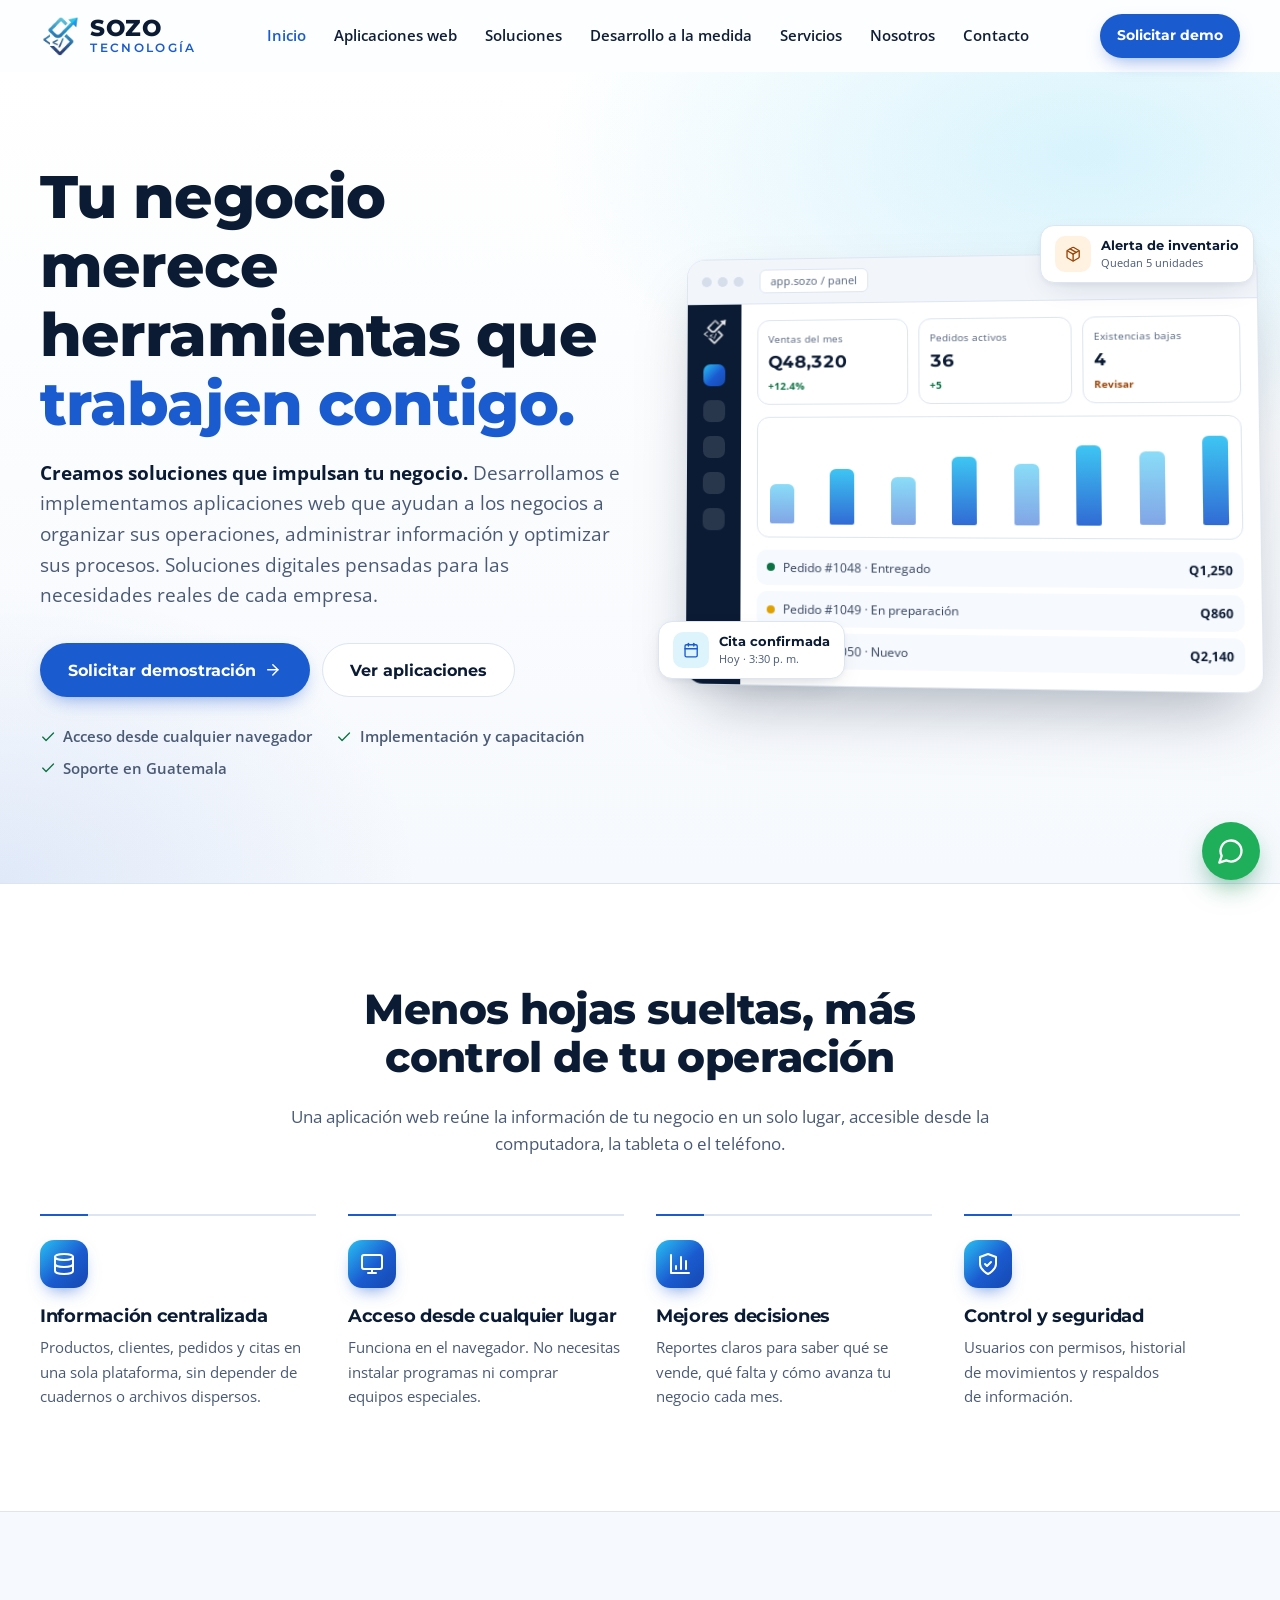
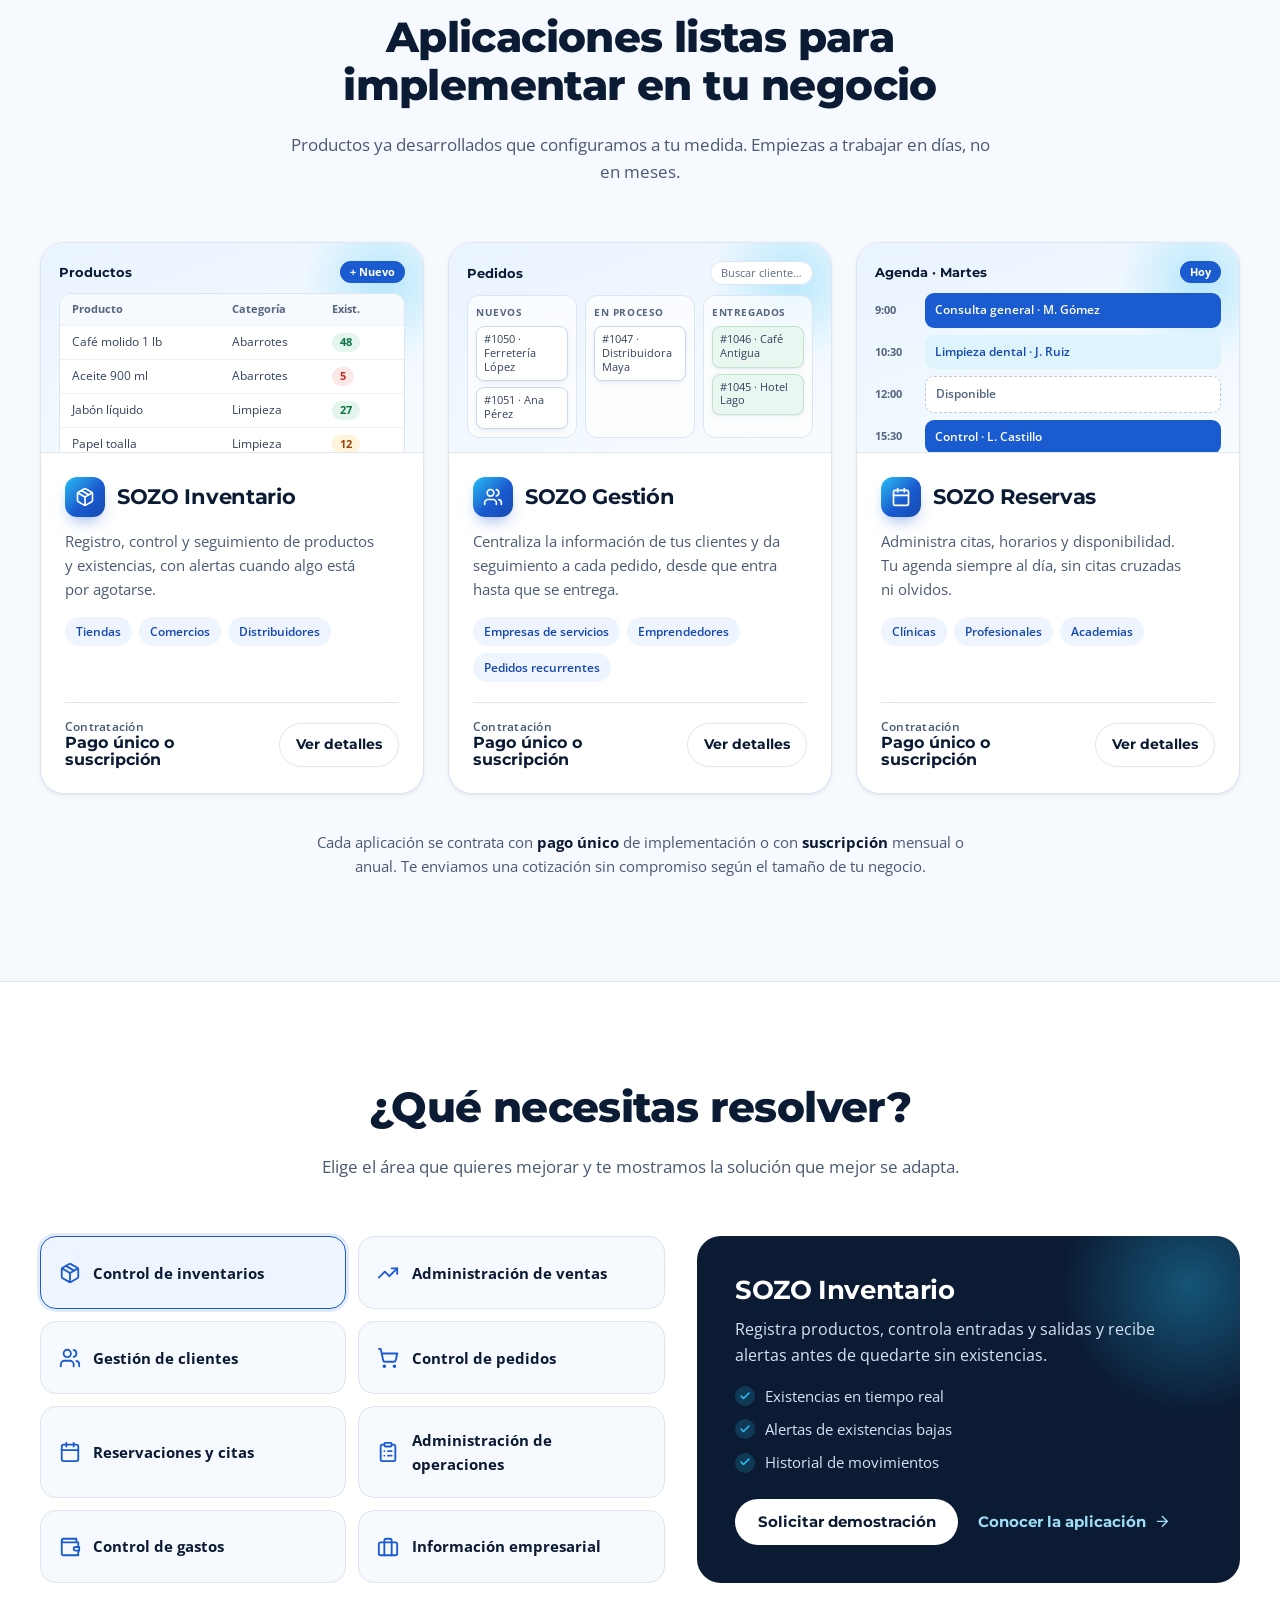
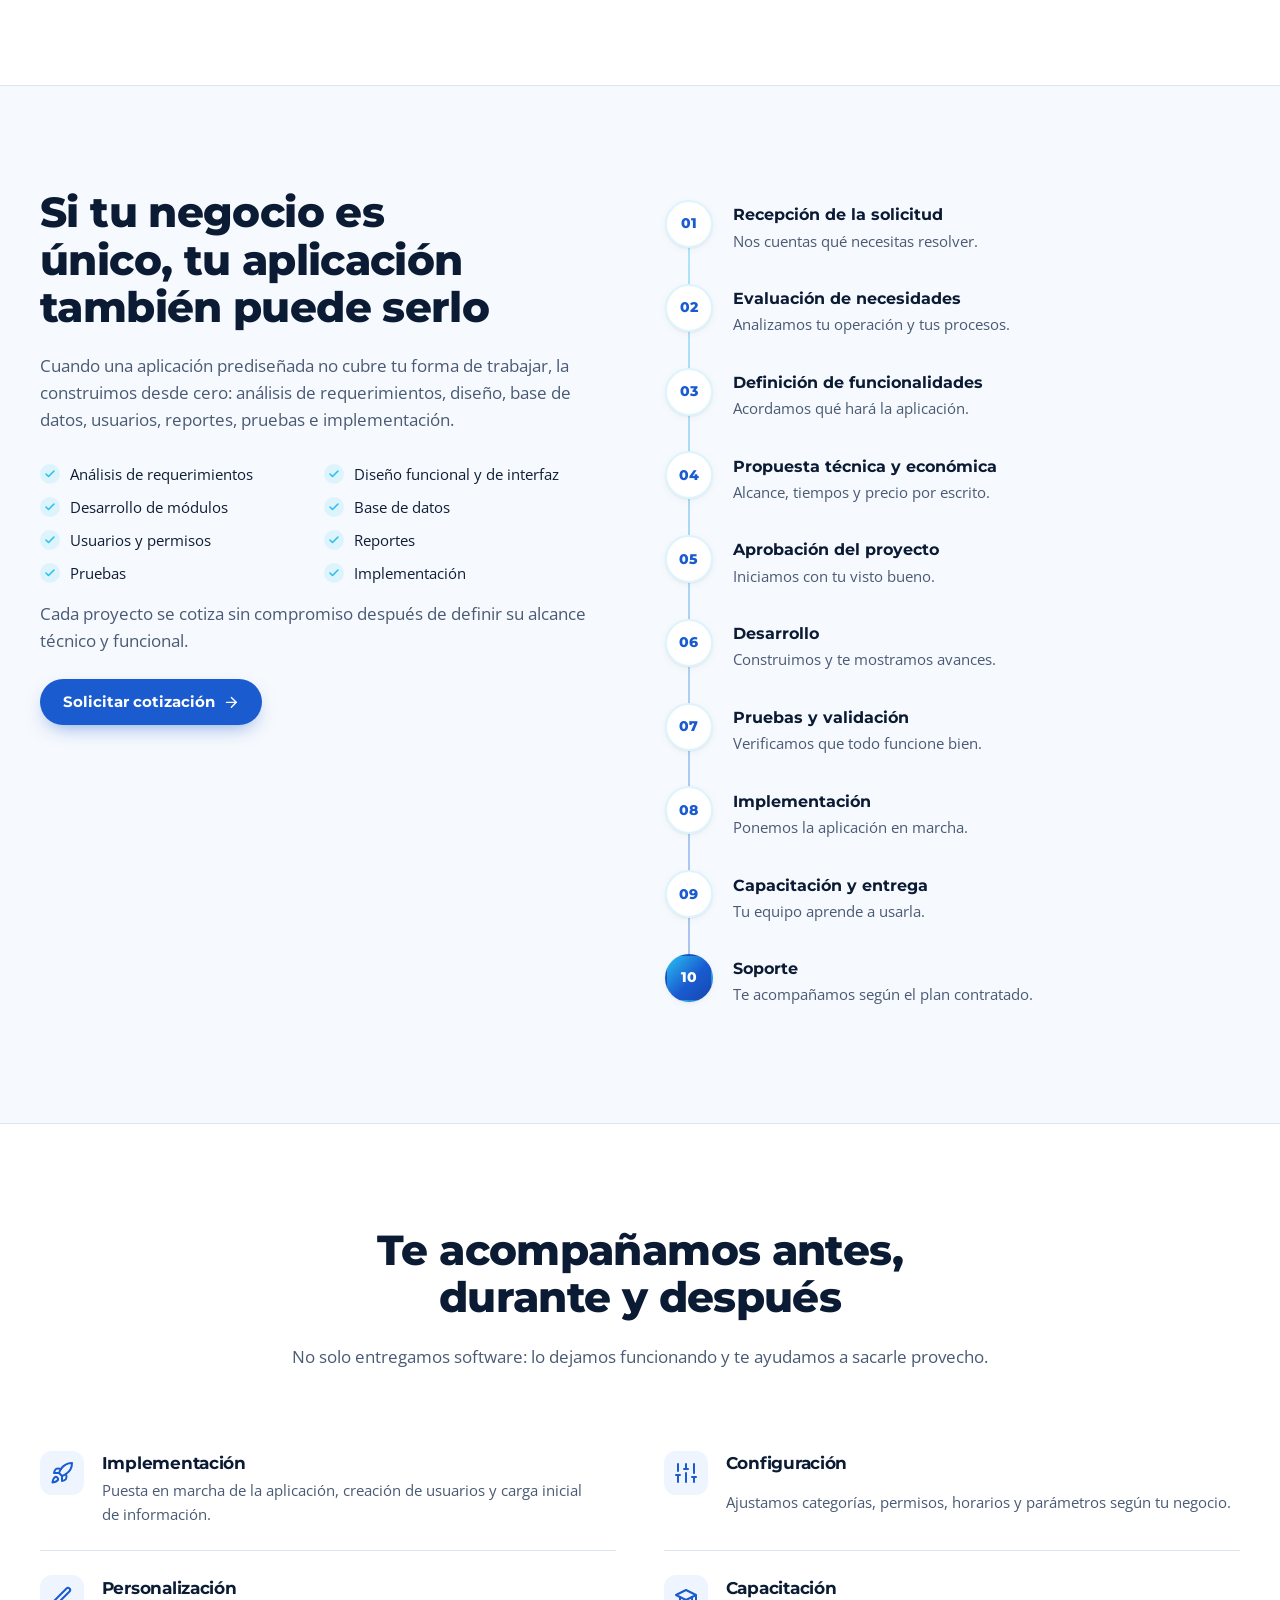
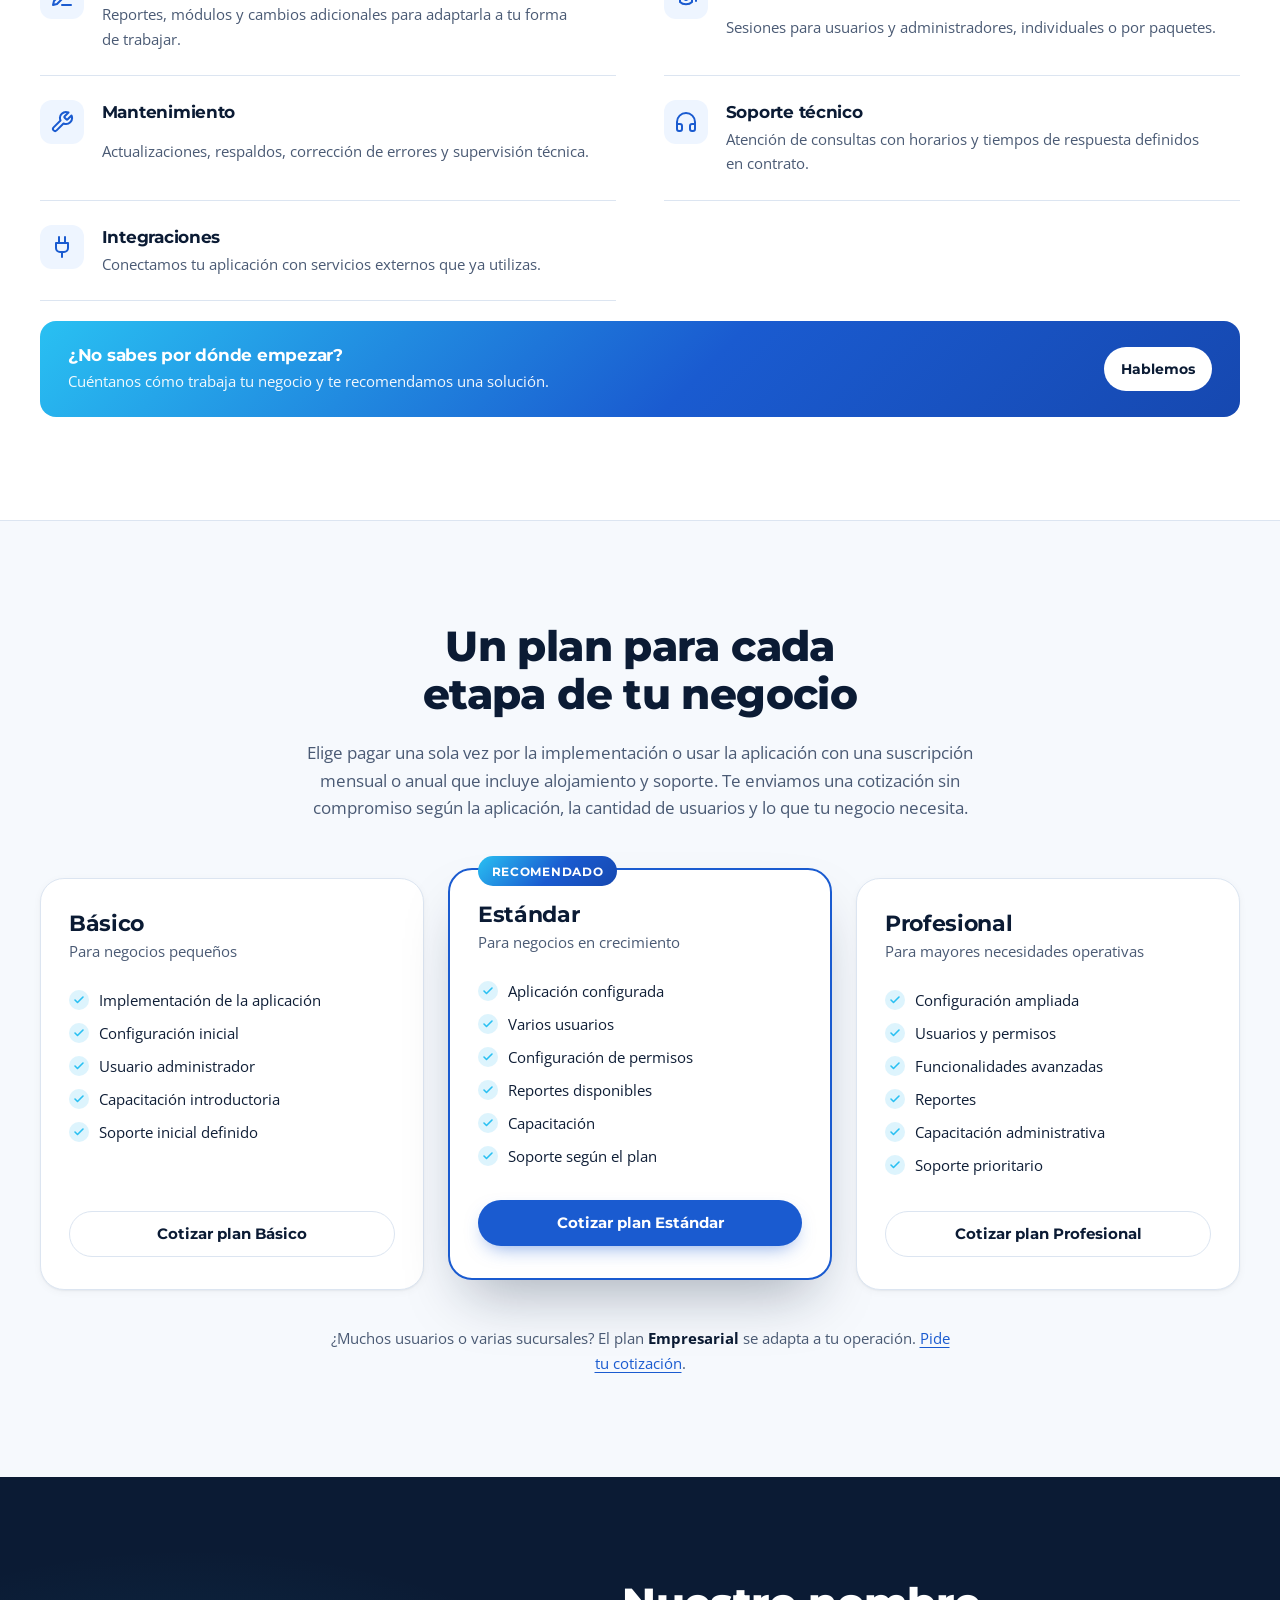
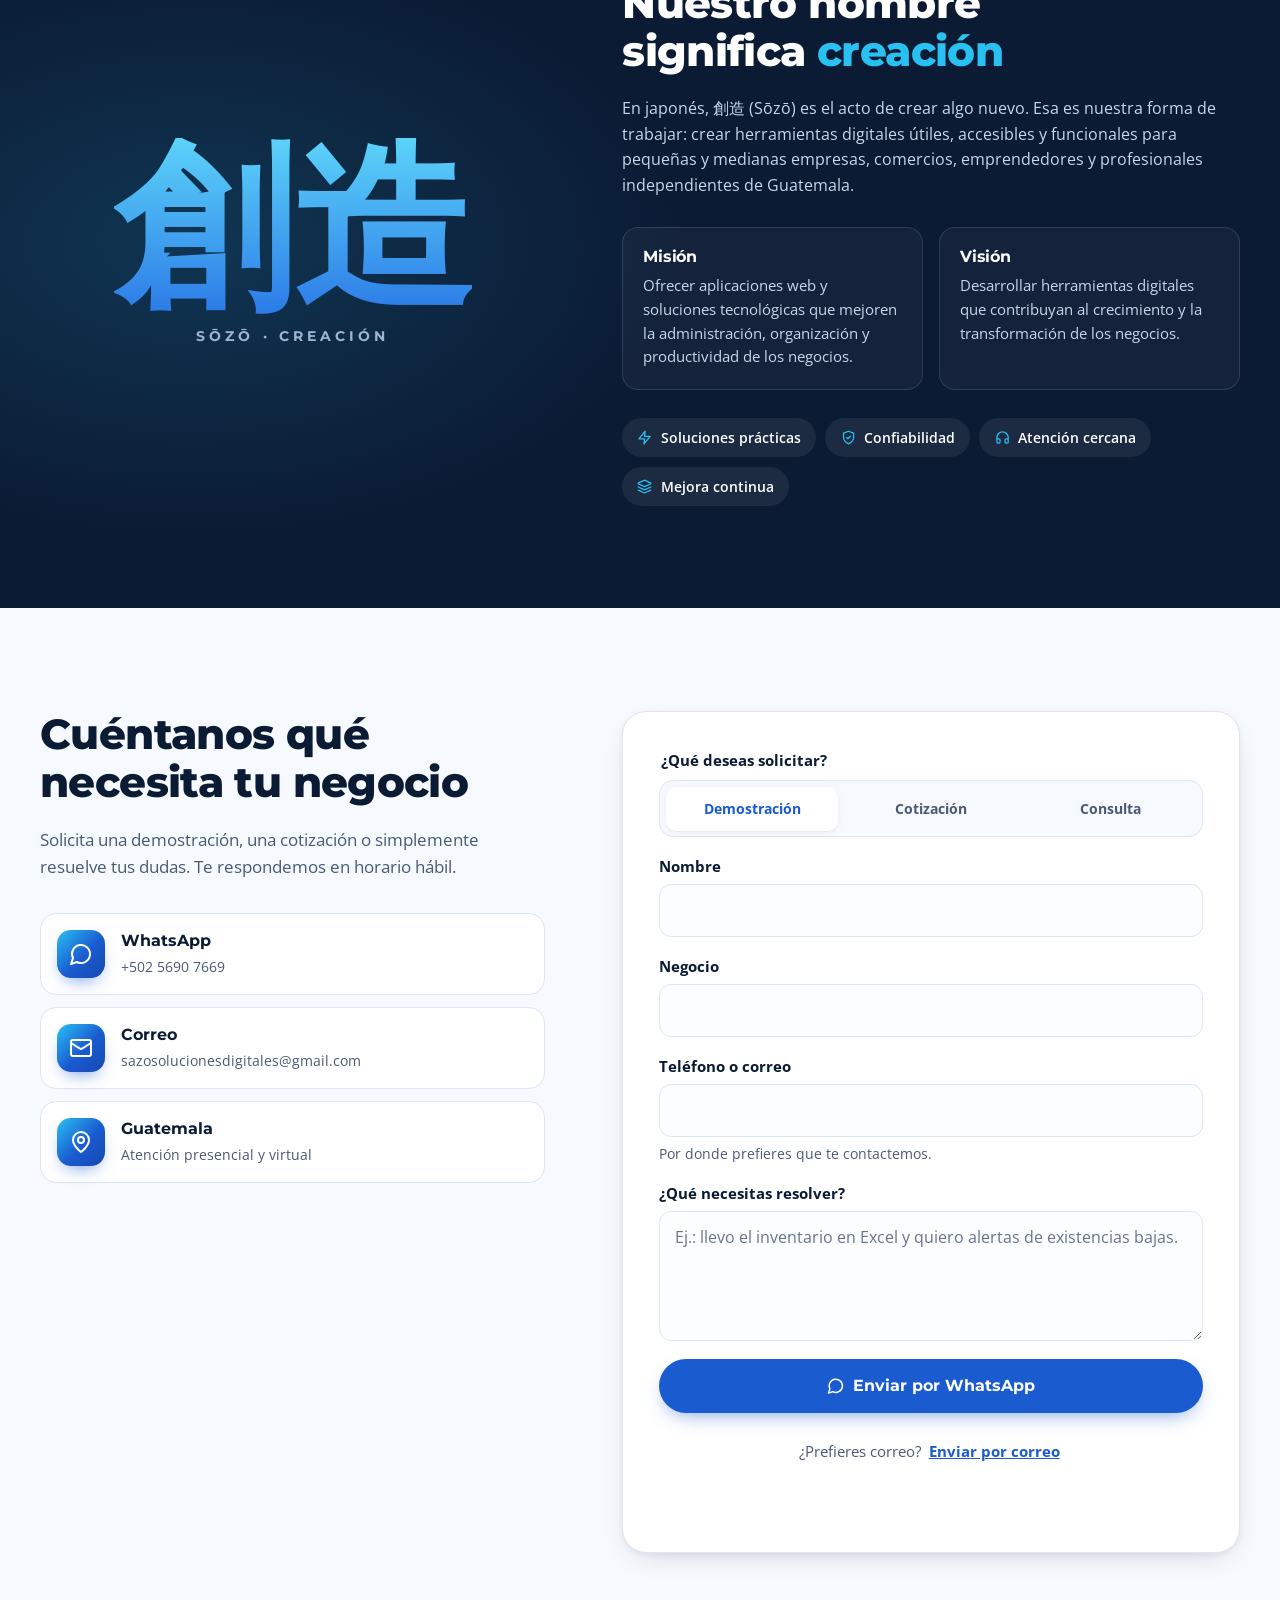
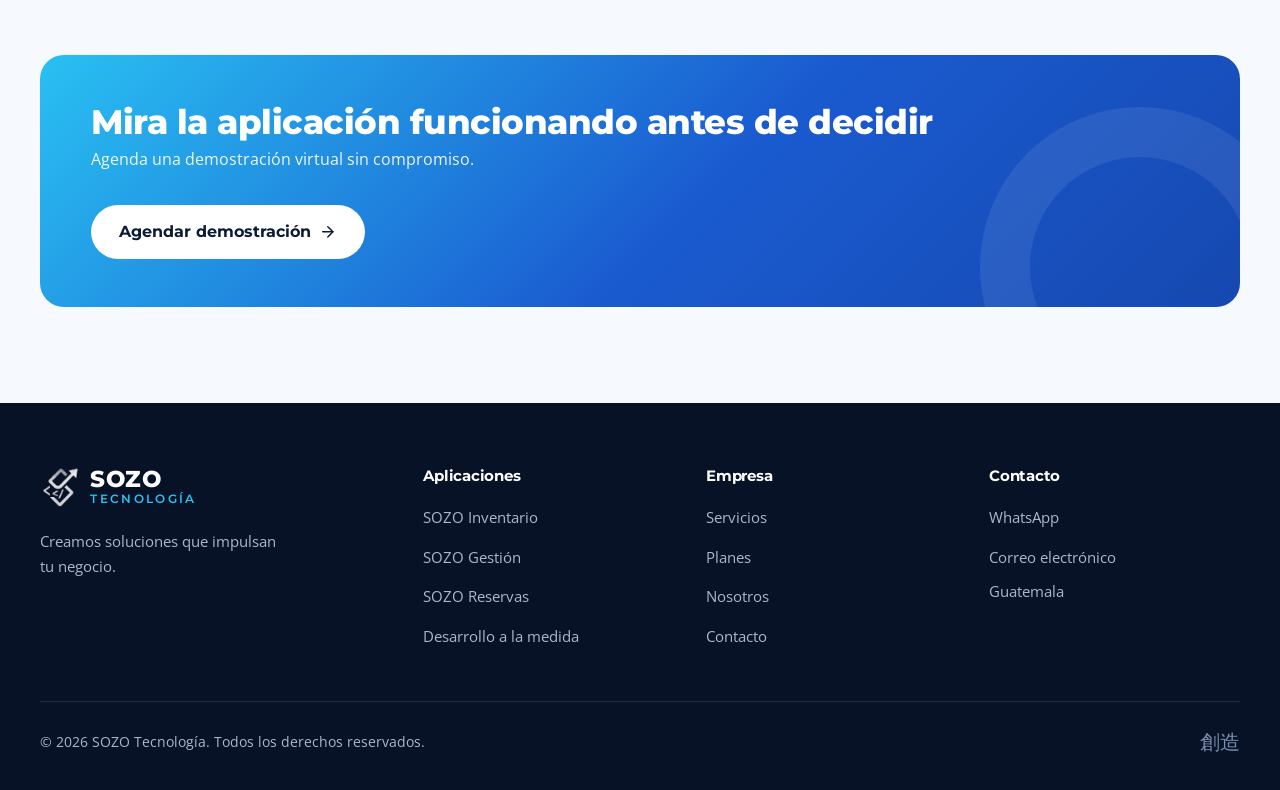
<file: index.html>
<!doctype html>
<html lang="es-GT">
<head>
  <meta charset="utf-8">
  <meta name="viewport" content="width=device-width, initial-scale=1">
  <title>SOZO Tecnología | Aplicaciones web para negocios en Guatemala</title>
  <meta name="description" content="Aplicaciones web para negocios en Guatemala: control de inventarios, clientes y pedidos, reservas y citas, y desarrollo a la medida. Implementación y soporte.">
  <link rel="canonical" href="https://sazosoluciones.github.io/sozo-tecnologia/">
  <meta name="robots" content="index, follow">
  <meta name="google-site-verification" content="b2M2345al8y75UtZL09rt9r0iNdZXpbSFGPGHRCGVSE" />
  <meta name="theme-color" content="#FFFFFF">

  <!-- Vista previa al compartir (WhatsApp, Facebook, LinkedIn, X) -->
  <meta property="og:type" content="website">
  <meta property="og:locale" content="es_GT">
  <meta property="og:site_name" content="SOZO Tecnología">
  <meta property="og:url" content="https://sazosoluciones.github.io/sozo-tecnologia/">
  <meta property="og:title" content="SOZO Tecnología: aplicaciones web para negocios en Guatemala">
  <meta property="og:description" content="Aplicaciones web para organizar inventarios, clientes, pedidos y citas. Implementación, capacitación y soporte en Guatemala.">
  <meta property="og:image" content="https://sazosoluciones.github.io/sozo-tecnologia/assets/og-image.jpg">
  <meta property="og:image:width" content="1200">
  <meta property="og:image:height" content="630">
  <meta property="og:image:alt" content="Logo de SOZO Tecnología: aplicaciones web para negocios en Guatemala">
  <meta name="twitter:card" content="summary_large_image">
  <meta name="twitter:title" content="SOZO Tecnología: aplicaciones web para negocios en Guatemala">
  <meta name="twitter:description" content="Inventario, clientes y pedidos, reservas y desarrollo a la medida. Implementación y soporte en Guatemala.">
  <meta name="twitter:image" content="https://sazosoluciones.github.io/sozo-tecnologia/assets/og-image.jpg">

  <!-- Íconos -->
  <link rel="icon" href="assets/favicon.ico" sizes="any">
  <link rel="icon" type="image/png" sizes="32x32" href="assets/favicon-32.png">
  <link rel="apple-touch-icon" href="assets/apple-touch-icon.png">

  <!-- Datos estructurados para Google -->
  <script type="application/ld+json">
  {
    "@context": "https://schema.org",
    "@graph": [
      {
        "@type": "ProfessionalService",
        "@id": "https://sazosoluciones.github.io/sozo-tecnologia/#empresa",
        "name": "SOZO Tecnología",
        "alternateName": ["SOZO Soluciones Digitales", "創造 Sōzō"],
        "slogan": "Creamos soluciones que impulsan tu negocio.",
        "description": "Desarrollo, implementación y soporte de aplicaciones web para negocios en Guatemala: control de inventarios, gestión de clientes y pedidos, reservas y citas, y desarrollo a la medida.",
        "url": "https://sazosoluciones.github.io/sozo-tecnologia/",
        "logo": "https://sazosoluciones.github.io/sozo-tecnologia/assets/sozo-icon-512.png",
        "image": "https://sazosoluciones.github.io/sozo-tecnologia/assets/og-image.jpg",
        "telephone": "+502 5690 7669",
        "email": "sazosolucionesdigitales@gmail.com",
        "address": { "@type": "PostalAddress", "addressCountry": "GT" },
        "areaServed": { "@type": "Country", "name": "Guatemala" },
        "currenciesAccepted": "GTQ",
        "knowsLanguage": "es",
        "contactPoint": {
          "@type": "ContactPoint",
          "contactType": "ventas",
          "telephone": "+502 5690 7669",
          "email": "sazosolucionesdigitales@gmail.com",
          "areaServed": "GT",
          "availableLanguage": "Spanish"
        },
        "hasOfferCatalog": {
          "@type": "OfferCatalog",
          "name": "Aplicaciones web y servicios",
          "itemListElement": [
            { "@type": "Offer", "itemOffered": { "@type": "SoftwareApplication", "name": "SOZO Inventario", "applicationCategory": "BusinessApplication", "operatingSystem": "Navegador web", "description": "Registro, control y seguimiento de productos y existencias, con alertas de existencias bajas." } },
            { "@type": "Offer", "itemOffered": { "@type": "SoftwareApplication", "name": "SOZO Gestión", "applicationCategory": "BusinessApplication", "operatingSystem": "Navegador web", "description": "Gestión de clientes y seguimiento de pedidos." } },
            { "@type": "Offer", "itemOffered": { "@type": "SoftwareApplication", "name": "SOZO Reservas", "applicationCategory": "BusinessApplication", "operatingSystem": "Navegador web", "description": "Administración de citas, horarios y disponibilidad." } },
            { "@type": "Offer", "itemOffered": { "@type": "Service", "name": "Desarrollo de aplicaciones web a la medida" } }
          ]
        }
      },
      {
        "@type": "WebSite",
        "@id": "https://sazosoluciones.github.io/sozo-tecnologia/#sitio",
        "url": "https://sazosoluciones.github.io/sozo-tecnologia/",
        "name": "SOZO Tecnología",
        "inLanguage": "es-GT",
        "publisher": { "@id": "https://sazosoluciones.github.io/sozo-tecnologia/#empresa" }
      }
    ]
  }
  </script>
  <link rel="preconnect" href="https://fonts.googleapis.com">
  <link rel="preconnect" href="https://fonts.gstatic.com" crossorigin>
  <link href="https://fonts.googleapis.com/css2?family=Montserrat:wght@600;700;800&family=Open+Sans:wght@400;500;600;700&display=swap" rel="stylesheet">
  <link rel="stylesheet" href="styles.css">
  <script>document.documentElement.classList.add("js");</script>
</head>
<body>

<!-- Iconos (estilo Lucide) -->
<svg width="0" height="0" style="position:absolute" aria-hidden="true">
  <defs>
    <linearGradient id="g-brand" x1="0" y1="0" x2="1" y2="1"><stop offset="0" stop-color="#29C0F2"/><stop offset="1" stop-color="#1A55C8"/></linearGradient>
  </defs>
  <symbol id="i-package" viewBox="0 0 24 24"><path d="M16.5 9.4 7.55 4.24"/><path d="M21 16V8a2 2 0 0 0-1-1.73l-7-4a2 2 0 0 0-2 0l-7 4A2 2 0 0 0 3 8v8a2 2 0 0 0 1 1.73l7 4a2 2 0 0 0 2 0l7-4A2 2 0 0 0 21 16z"/><polyline points="3.29 7 12 12 20.71 7"/><line x1="12" x2="12" y1="22" y2="12"/></symbol>
  <symbol id="i-users" viewBox="0 0 24 24"><path d="M16 21v-2a4 4 0 0 0-4-4H6a4 4 0 0 0-4 4v2"/><circle cx="9" cy="7" r="4"/><path d="M22 21v-2a4 4 0 0 0-3-3.87"/><path d="M16 3.13a4 4 0 0 1 0 7.75"/></symbol>
  <symbol id="i-calendar" viewBox="0 0 24 24"><rect width="18" height="18" x="3" y="4" rx="2"/><line x1="16" x2="16" y1="2" y2="6"/><line x1="8" x2="8" y1="2" y2="6"/><line x1="3" x2="21" y1="10" y2="10"/></symbol>
  <symbol id="i-cart" viewBox="0 0 24 24"><circle cx="8" cy="21" r="1"/><circle cx="19" cy="21" r="1"/><path d="M2.05 2.05h2l2.66 12.42a2 2 0 0 0 2 1.58h9.78a2 2 0 0 0 1.95-1.57l1.65-7.43H5.12"/></symbol>
  <symbol id="i-clipboard" viewBox="0 0 24 24"><rect width="8" height="4" x="8" y="2" rx="1"/><path d="M16 4h2a2 2 0 0 1 2 2v14a2 2 0 0 1-2 2H6a2 2 0 0 1-2-2V6a2 2 0 0 1 2-2h2"/><path d="M12 11h4"/><path d="M12 16h4"/><path d="M8 11h.01"/><path d="M8 16h.01"/></symbol>
  <symbol id="i-trending" viewBox="0 0 24 24"><polyline points="22 7 13.5 15.5 8.5 10.5 2 17"/><polyline points="16 7 22 7 22 13"/></symbol>
  <symbol id="i-wallet" viewBox="0 0 24 24"><path d="M21 12V7H5a2 2 0 0 1 0-4h14v4"/><path d="M3 5v14a2 2 0 0 0 2 2h16v-5"/><path d="M18 12a2 2 0 0 0 0 4h4v-4Z"/></symbol>
  <symbol id="i-database" viewBox="0 0 24 24"><ellipse cx="12" cy="5" rx="9" ry="3"/><path d="M3 5V19A9 3 0 0 0 21 19V5"/><path d="M3 12A9 3 0 0 0 21 12"/></symbol>
  <symbol id="i-sliders" viewBox="0 0 24 24"><line x1="4" x2="4" y1="21" y2="14"/><line x1="4" x2="4" y1="10" y2="3"/><line x1="12" x2="12" y1="21" y2="12"/><line x1="12" x2="12" y1="8" y2="3"/><line x1="20" x2="20" y1="21" y2="16"/><line x1="20" x2="20" y1="12" y2="3"/><line x1="2" x2="6" y1="14" y2="14"/><line x1="10" x2="14" y1="8" y2="8"/><line x1="18" x2="22" y1="16" y2="16"/></symbol>
  <symbol id="i-monitor" viewBox="0 0 24 24"><rect width="20" height="14" x="2" y="3" rx="2"/><line x1="8" x2="16" y1="21" y2="21"/><line x1="12" x2="12" y1="17" y2="21"/></symbol>
  <symbol id="i-shield" viewBox="0 0 24 24"><path d="M12 22s8-4 8-10V5l-8-3-8 3v7c0 6 8 10 8 10"/><path d="m9 12 2 2 4-4"/></symbol>
  <symbol id="i-zap" viewBox="0 0 24 24"><polygon points="13 2 3 14 12 14 11 22 21 10 12 10 13 2"/></symbol>
  <symbol id="i-headphones" viewBox="0 0 24 24"><path d="M3 14h3a2 2 0 0 1 2 2v3a2 2 0 0 1-2 2H5a2 2 0 0 1-2-2v-7a9 9 0 0 1 18 0v7a2 2 0 0 1-2 2h-1a2 2 0 0 1-2-2v-3a2 2 0 0 1 2-2h3"/></symbol>
  <symbol id="i-cap" viewBox="0 0 24 24"><path d="M22 10v6M2 10l10-5 10 5-10 5z"/><path d="M6 12v5c3 3 9 3 12 0v-5"/></symbol>
  <symbol id="i-wrench" viewBox="0 0 24 24"><path d="M14.7 6.3a1 1 0 0 0 0 1.4l1.6 1.6a1 1 0 0 0 1.4 0l3.77-3.77a6 6 0 0 1-7.94 7.94l-6.91 6.91a2.12 2.12 0 0 1-3-3l6.91-6.91a6 6 0 0 1 7.94-7.94l-3.76 3.76z"/></symbol>
  <symbol id="i-plug" viewBox="0 0 24 24"><path d="M12 22v-5"/><path d="M9 8V2"/><path d="M15 8V2"/><path d="M18 8v5a4 4 0 0 1-4 4h-4a4 4 0 0 1-4-4V8Z"/></symbol>
  <symbol id="i-rocket" viewBox="0 0 24 24"><path d="M4.5 16.5c-1.5 1.26-2 5-2 5s3.74-.5 5-2c.71-.84.7-2.13-.09-2.91a2.18 2.18 0 0 0-2.91-.09z"/><path d="m12 15-3-3a22 22 0 0 1 2-3.95A12.88 12.88 0 0 1 22 2c0 2.72-.78 7.5-6 11a22.35 22.35 0 0 1-4 2z"/><path d="M9 12H4s.55-3.03 2-4c1.62-1.08 5 0 5 0"/><path d="M12 15v5s3.03-.55 4-2c1.08-1.62 0-5 0-5"/></symbol>
  <symbol id="i-pen" viewBox="0 0 24 24"><path d="M12 20h9"/><path d="M16.5 3.5a2.12 2.12 0 0 1 3 3L7 19l-4 1 1-4Z"/></symbol>
  <symbol id="i-check" viewBox="0 0 24 24"><path d="M20 6 9 17l-5-5"/></symbol>
  <symbol id="i-arrow" viewBox="0 0 24 24"><path d="M5 12h14"/><path d="m12 5 7 7-7 7"/></symbol>
  <symbol id="i-chat" viewBox="0 0 24 24"><path d="M7.9 20A9 9 0 1 0 4 16.1L2 22Z"/></symbol>
  <symbol id="i-mail" viewBox="0 0 24 24"><rect width="20" height="16" x="2" y="4" rx="2"/><path d="m22 7-8.97 5.7a1.94 1.94 0 0 1-2.06 0L2 7"/></symbol>
  <symbol id="i-menu" viewBox="0 0 24 24"><line x1="4" x2="20" y1="12" y2="12"/><line x1="4" x2="20" y1="6" y2="6"/><line x1="4" x2="20" y1="18" y2="18"/></symbol>
  <symbol id="i-x" viewBox="0 0 24 24"><path d="M18 6 6 18"/><path d="m6 6 12 12"/></symbol>
  <symbol id="i-chart" viewBox="0 0 24 24"><path d="M3 3v18h18"/><path d="M18 17V9"/><path d="M13 17V5"/><path d="M8 17v-3"/></symbol>
  <symbol id="i-layers" viewBox="0 0 24 24"><path d="m12.83 2.18a2 2 0 0 0-1.66 0L2.6 6.08a1 1 0 0 0 0 1.83l8.58 3.91a2 2 0 0 0 1.66 0l8.58-3.9a1 1 0 0 0 0-1.83Z"/><path d="m22 17.65-9.17 4.16a2 2 0 0 1-1.66 0L2 17.65"/><path d="m22 12.65-9.17 4.16a2 2 0 0 1-1.66 0L2 12.65"/></symbol>
  <symbol id="i-clock" viewBox="0 0 24 24"><circle cx="12" cy="12" r="10"/><polyline points="12 6 12 12 16 14"/></symbol>
  <symbol id="i-pin" viewBox="0 0 24 24"><path d="M20 10c0 6-8 12-8 12s-8-6-8-12a8 8 0 0 1 16 0Z"/><circle cx="12" cy="10" r="3"/></symbol>
  <symbol id="i-briefcase" viewBox="0 0 24 24"><rect width="20" height="14" x="2" y="7" rx="2"/><path d="M16 21V5a2 2 0 0 0-2-2h-4a2 2 0 0 0-2 2v16"/></symbol>
  <symbol id="i-cloud" viewBox="0 0 24 24"><path d="M17.5 19H9a7 7 0 1 1 6.71-9h1.79a4.5 4.5 0 1 1 0 9Z"/></symbol>
  <symbol id="i-code" viewBox="0 0 24 24"><polyline points="16 18 22 12 16 6"/><polyline points="8 6 2 12 8 18"/></symbol>
</svg>

<a class="skip-link" href="#contenido">Saltar al contenido</a>

<header class="site-header" id="top">
  <div class="container header-inner">
    <a class="brand" href="#inicio" aria-label="SOZO Tecnología, ir al inicio">
      <img src="assets/sozo-mark-96.png" alt="" width="40" height="40">
      <span class="brand-text">
        <span class="brand-name">SOZO</span>
        <span class="brand-sub">Tecnología</span>
      </span>
    </a>

    <nav class="main-nav" id="main-nav" aria-label="Principal">
      <ul>
        <li><a href="#inicio">Inicio</a></li>
        <li><a href="#aplicaciones">Aplicaciones web</a></li>
        <li><a href="#soluciones">Soluciones</a></li>
        <li><a href="#personalizado">Desarrollo a la medida</a></li>
        <li><a href="#servicios">Servicios</a></li>
        <li><a href="#nosotros">Nosotros</a></li>
        <li><a href="#contacto">Contacto</a></li>
      </ul>
      <a class="btn btn-primary nav-cta-mobile" href="#contacto" data-request="demo">Solicitar demostración</a>
    </nav>

    <div class="header-actions">
      <a class="btn btn-primary btn-sm header-cta" href="#contacto" data-request="demo">Solicitar demo</a>
      <button class="nav-toggle" type="button" aria-expanded="false" aria-controls="main-nav" aria-label="Abrir menú">
        <svg class="icon"><use href="#i-menu"/></svg>
      </button>
    </div>
  </div>
</header>

<main id="contenido">

  <!-- ============ INICIO ============ -->
  <section class="hero" id="inicio">
    <div class="hero-bg" aria-hidden="true"></div>
    <div class="container hero-grid">
      <div class="hero-copy reveal">
        <h1>Tu negocio merece herramientas que <span class="accent">trabajen contigo.</span></h1>
        <p class="lead"><strong>Creamos soluciones que impulsan tu negocio.</strong> Desarrollamos e implementamos aplicaciones web que ayudan a los negocios a organizar sus operaciones, administrar información y optimizar sus procesos. Soluciones digitales pensadas para las necesidades reales de cada empresa.</p>
        <div class="hero-ctas">
          <a class="btn btn-primary btn-lg" href="#contacto" data-request="demo">Solicitar demostración <svg class="icon"><use href="#i-arrow"/></svg></a>
          <a class="btn btn-ghost btn-lg" href="#aplicaciones">Ver aplicaciones</a>
        </div>
        <ul class="hero-points">
          <li><svg class="icon"><use href="#i-check"/></svg> Acceso desde cualquier navegador</li>
          <li><svg class="icon"><use href="#i-check"/></svg> Implementación y capacitación</li>
          <li><svg class="icon"><use href="#i-check"/></svg> Soporte en Guatemala</li>
        </ul>
      </div>

      <div class="hero-visual reveal" aria-hidden="true">
        <div class="mock-window mock-main">
          <div class="mock-bar"><span></span><span></span><span></span><em>app.sozo / panel</em></div>
          <div class="mock-body">
            <aside class="mock-side">
              <img src="assets/sozo-mark-white-96.png" alt="" width="26" height="26">
              <i class="on"></i><i></i><i></i><i></i><i></i>
            </aside>
            <div class="mock-content">
              <div class="mock-kpis">
                <div><small>Ventas del mes</small><b>Q48,320</b><span class="up">+12.4%</span></div>
                <div><small>Pedidos activos</small><b>36</b><span class="up">+5</span></div>
                <div><small>Existencias bajas</small><b>4</b><span class="warn">Revisar</span></div>
              </div>
              <div class="mock-chart">
                <div class="bars">
                  <i style="--h:42%"></i><i style="--h:58%"></i><i style="--h:50%"></i><i style="--h:71%"></i><i style="--h:64%"></i><i style="--h:83%"></i><i style="--h:76%"></i><i style="--h:92%"></i>
                </div>
              </div>
              <div class="mock-rows">
                <div><span class="dot ok"></span>Pedido #1048 · Entregado<em>Q1,250</em></div>
                <div><span class="dot wait"></span>Pedido #1049 · En preparación<em>Q860</em></div>
                <div><span class="dot new"></span>Pedido #1050 · Nuevo<em>Q2,140</em></div>
              </div>
            </div>
          </div>
        </div>
        <div class="float-card fc-1">
          <span class="fc-icon"><svg class="icon"><use href="#i-calendar"/></svg></span>
          <div><b>Cita confirmada</b><small>Hoy · 3:30 p. m.</small></div>
        </div>
        <div class="float-card fc-2">
          <span class="fc-icon alt"><svg class="icon"><use href="#i-package"/></svg></span>
          <div><b>Alerta de inventario</b><small>Quedan 5 unidades</small></div>
        </div>
      </div>
    </div>
  </section>

  <!-- ============ BENEFICIOS ============ -->
  <section class="section benefits" aria-labelledby="t-beneficios">
    <div class="container">
      <div class="section-head reveal">
        <h2 id="t-beneficios">Menos hojas sueltas, más control de tu operación</h2>
        <p>Una aplicación web reúne la información de tu negocio en un solo lugar, accesible desde la computadora, la tableta o el teléfono.</p>
      </div>
      <div class="benefit-grid">
        <article class="benefit reveal">
          <span class="icon-badge"><svg class="icon"><use href="#i-database"/></svg></span>
          <h3>Información centralizada</h3>
          <p>Productos, clientes, pedidos y citas en una sola plataforma, sin depender de cuadernos o archivos dispersos.</p>
        </article>
        <article class="benefit reveal">
          <span class="icon-badge"><svg class="icon"><use href="#i-monitor"/></svg></span>
          <h3>Acceso desde cualquier lugar</h3>
          <p>Funciona en el navegador. No necesitas instalar programas ni comprar equipos especiales.</p>
        </article>
        <article class="benefit reveal">
          <span class="icon-badge"><svg class="icon"><use href="#i-chart"/></svg></span>
          <h3>Mejores decisiones</h3>
          <p>Reportes claros para saber qué se vende, qué falta y cómo avanza tu negocio cada mes.</p>
        </article>
        <article class="benefit reveal">
          <span class="icon-badge"><svg class="icon"><use href="#i-shield"/></svg></span>
          <h3>Control y seguridad</h3>
          <p>Usuarios con permisos, historial de movimientos y respaldos de información.</p>
        </article>
      </div>
    </div>
  </section>

  <!-- ============ APLICACIONES ============ -->
  <section class="section apps" id="aplicaciones" aria-labelledby="t-apps">
    <div class="container">
      <div class="section-head reveal">
        <h2 id="t-apps">Aplicaciones listas para implementar en tu negocio</h2>
        <p>Productos ya desarrollados que configuramos a tu medida. Empiezas a trabajar en días, no en meses.</p>
      </div>

      <div class="app-grid">
        <!-- Inventario -->
        <article class="app-card reveal">
          <div class="app-shot shot-inventory" aria-hidden="true">
            <div class="s-head"><b>Productos</b><span class="s-btn">+ Nuevo</span></div>
            <div class="s-table">
              <div class="s-row s-th"><span>Producto</span><span>Categoría</span><span>Exist.</span></div>
              <div class="s-row"><span>Café molido 1 lb</span><span>Abarrotes</span><span class="pill ok">48</span></div>
              <div class="s-row"><span>Aceite 900 ml</span><span>Abarrotes</span><span class="pill low">5</span></div>
              <div class="s-row"><span>Jabón líquido</span><span>Limpieza</span><span class="pill ok">27</span></div>
              <div class="s-row"><span>Papel toalla</span><span>Limpieza</span><span class="pill mid">12</span></div>
            </div>
          </div>
          <div class="app-body">
            <div class="app-title">
              <span class="icon-badge sm"><svg class="icon"><use href="#i-package"/></svg></span>
              <h3>SOZO Inventario</h3>
            </div>
            <p>Registro, control y seguimiento de productos y existencias, con alertas cuando algo está por agotarse.</p>
            <ul class="tag-list" aria-label="Ideal para">
              <li>Tiendas</li><li>Comercios</li><li>Distribuidores</li>
            </ul>
            <div class="app-foot">
              <p class="price price-text"><small>Contratación</small> Pago único o suscripción</p>
              <a class="btn btn-ghost btn-sm" href="aplicaciones/inventario/">Ver detalles</a>
            </div>
          </div>
        </article>

        <!-- Gestión -->
        <article class="app-card reveal">
          <div class="app-shot shot-orders" aria-hidden="true">
            <div class="s-head"><b>Pedidos</b><span class="s-search">Buscar cliente…</span></div>
            <div class="s-kanban">
              <div><small>Nuevos</small><i>#1050 · Ferretería López</i><i>#1051 · Ana Pérez</i></div>
              <div><small>En proceso</small><i>#1047 · Distribuidora Maya</i></div>
              <div><small>Entregados</small><i class="done">#1046 · Café Antigua</i><i class="done">#1045 · Hotel Lago</i></div>
            </div>
          </div>
          <div class="app-body">
            <div class="app-title">
              <span class="icon-badge sm"><svg class="icon"><use href="#i-users"/></svg></span>
              <h3>SOZO Gestión</h3>
            </div>
            <p>Centraliza la información de tus clientes y da seguimiento a cada pedido, desde que entra hasta que se entrega.</p>
            <ul class="tag-list" aria-label="Ideal para">
              <li>Empresas de servicios</li><li>Emprendedores</li><li>Pedidos recurrentes</li>
            </ul>
            <div class="app-foot">
              <p class="price price-text"><small>Contratación</small> Pago único o suscripción</p>
              <a class="btn btn-ghost btn-sm" href="aplicaciones/gestion/">Ver detalles</a>
            </div>
          </div>
        </article>

        <!-- Reservas -->
        <article class="app-card reveal">
          <div class="app-shot shot-booking" aria-hidden="true">
            <div class="s-head"><b>Agenda · Martes</b><span class="s-btn">Hoy</span></div>
            <div class="s-agenda">
              <div><time>9:00</time><i class="c1">Consulta general · M. Gómez</i></div>
              <div><time>10:30</time><i class="c2">Limpieza dental · J. Ruiz</i></div>
              <div><time>12:00</time><i class="free">Disponible</i></div>
              <div><time>15:30</time><i class="c1">Control · L. Castillo</i></div>
            </div>
          </div>
          <div class="app-body">
            <div class="app-title">
              <span class="icon-badge sm"><svg class="icon"><use href="#i-calendar"/></svg></span>
              <h3>SOZO Reservas</h3>
            </div>
            <p>Administra citas, horarios y disponibilidad. Tu agenda siempre al día, sin citas cruzadas ni olvidos.</p>
            <ul class="tag-list" aria-label="Ideal para">
              <li>Clínicas</li><li>Profesionales</li><li>Academias</li>
            </ul>
            <div class="app-foot">
              <p class="price price-text"><small>Contratación</small> Pago único o suscripción</p>
              <a class="btn btn-ghost btn-sm" href="aplicaciones/reservas/">Ver detalles</a>
            </div>
          </div>
        </article>
      </div>

      <p class="note reveal">Cada aplicación se contrata con <strong>pago único</strong> de implementación o con <strong>suscripción</strong> mensual o anual. Te enviamos una cotización sin compromiso según el tamaño de tu negocio.</p>
    </div>
  </section>

  <!-- ============ SOLUCIONES ============ -->
  <section class="section solutions" id="soluciones" aria-labelledby="t-soluciones">
    <div class="container">
      <div class="section-head reveal">
        <h2 id="t-soluciones">¿Qué necesitas resolver?</h2>
        <p>Elige el área que quieres mejorar y te mostramos la solución que mejor se adapta.</p>
      </div>

      <div class="solutions-layout">
        <div class="need-grid" role="radiogroup" aria-label="Necesidades del negocio">
          <button class="need" type="button" role="radio" aria-checked="true" data-need="inventarios"><svg class="icon"><use href="#i-package"/></svg>Control de inventarios</button>
          <button class="need" type="button" role="radio" aria-checked="false" data-need="ventas"><svg class="icon"><use href="#i-trending"/></svg>Administración de ventas</button>
          <button class="need" type="button" role="radio" aria-checked="false" data-need="clientes"><svg class="icon"><use href="#i-users"/></svg>Gestión de clientes</button>
          <button class="need" type="button" role="radio" aria-checked="false" data-need="pedidos"><svg class="icon"><use href="#i-cart"/></svg>Control de pedidos</button>
          <button class="need" type="button" role="radio" aria-checked="false" data-need="citas"><svg class="icon"><use href="#i-calendar"/></svg>Reservaciones y citas</button>
          <button class="need" type="button" role="radio" aria-checked="false" data-need="operaciones"><svg class="icon"><use href="#i-clipboard"/></svg>Administración de operaciones</button>
          <button class="need" type="button" role="radio" aria-checked="false" data-need="gastos"><svg class="icon"><use href="#i-wallet"/></svg>Control de gastos</button>
          <button class="need" type="button" role="radio" aria-checked="false" data-need="informacion"><svg class="icon"><use href="#i-briefcase"/></svg>Información empresarial</button>
        </div>

        <div class="need-result reveal" aria-live="polite">
          <h3 id="need-title">SOZO Inventario</h3>
          <p id="need-text">Registra productos, controla entradas y salidas y recibe alertas antes de quedarte sin existencias.</p>
          <ul class="check-list" id="need-list"></ul>
          <div class="need-actions">
            <a class="btn btn-primary" id="need-cta" href="#contacto" data-request="demo">Solicitar demostración</a>
            <a class="btn btn-link" id="need-more" href="aplicaciones/inventario/">Conocer la aplicación <svg class="icon"><use href="#i-arrow"/></svg></a>
          </div>
        </div>
      </div>
    </div>
  </section>

  <!-- ============ DESARROLLO PERSONALIZADO ============ -->
  <section class="section custom" id="personalizado" aria-labelledby="t-custom">
    <div class="container custom-grid">
      <div class="custom-intro reveal">
        <h2 id="t-custom">Si tu negocio es único, tu aplicación también puede serlo</h2>
        <p>Cuando una aplicación prediseñada no cubre tu forma de trabajar, la construimos desde cero: análisis de requerimientos, diseño, base de datos, usuarios, reportes, pruebas e implementación.</p>

        <ul class="check-list cols custom-includes">
          <li>Análisis de requerimientos</li>
          <li>Diseño funcional y de interfaz</li>
          <li>Desarrollo de módulos</li>
          <li>Base de datos</li>
          <li>Usuarios y permisos</li>
          <li>Reportes</li>
          <li>Pruebas</li>
          <li>Implementación</li>
        </ul>
        <p class="small muted">Cada proyecto se cotiza sin compromiso después de definir su alcance técnico y funcional.</p>
        <a class="btn btn-primary" href="#contacto" data-request="cotizacion">Solicitar cotización <svg class="icon"><use href="#i-arrow"/></svg></a>
      </div>

      <ol class="process reveal" aria-label="Proceso de desarrollo">
        <li><b>Recepción de la solicitud</b><span>Nos cuentas qué necesitas resolver.</span></li>
        <li><b>Evaluación de necesidades</b><span>Analizamos tu operación y tus procesos.</span></li>
        <li><b>Definición de funcionalidades</b><span>Acordamos qué hará la aplicación.</span></li>
        <li><b>Propuesta técnica y económica</b><span>Alcance, tiempos y precio por escrito.</span></li>
        <li><b>Aprobación del proyecto</b><span>Iniciamos con tu visto bueno.</span></li>
        <li><b>Desarrollo</b><span>Construimos y te mostramos avances.</span></li>
        <li><b>Pruebas y validación</b><span>Verificamos que todo funcione bien.</span></li>
        <li><b>Implementación</b><span>Ponemos la aplicación en marcha.</span></li>
        <li><b>Capacitación y entrega</b><span>Tu equipo aprende a usarla.</span></li>
        <li><b>Soporte</b><span>Te acompañamos según el plan contratado.</span></li>
      </ol>
    </div>
  </section>

  <!-- ============ SERVICIOS ============ -->
  <section class="section services" id="servicios" aria-labelledby="t-servicios">
    <div class="container">
      <div class="section-head reveal">
        <h2 id="t-servicios">Te acompañamos antes, durante y después</h2>
        <p>No solo entregamos software: lo dejamos funcionando y te ayudamos a sacarle provecho.</p>
      </div>
      <div class="service-grid">
        <article class="service reveal"><svg class="icon"><use href="#i-rocket"/></svg><h3>Implementación</h3><p>Puesta en marcha de la aplicación, creación de usuarios y carga inicial de información.</p></article>
        <article class="service reveal"><svg class="icon"><use href="#i-sliders"/></svg><h3>Configuración</h3><p>Ajustamos categorías, permisos, horarios y parámetros según tu negocio.</p></article>
        <article class="service reveal"><svg class="icon"><use href="#i-pen"/></svg><h3>Personalización</h3><p>Reportes, módulos y cambios adicionales para adaptarla a tu forma de trabajar.</p></article>
        <article class="service reveal"><svg class="icon"><use href="#i-cap"/></svg><h3>Capacitación</h3><p>Sesiones para usuarios y administradores, individuales o por paquetes.</p></article>
        <article class="service reveal"><svg class="icon"><use href="#i-wrench"/></svg><h3>Mantenimiento</h3><p>Actualizaciones, respaldos, corrección de errores y supervisión técnica.</p></article>
        <article class="service reveal"><svg class="icon"><use href="#i-headphones"/></svg><h3>Soporte técnico</h3><p>Atención de consultas con horarios y tiempos de respuesta definidos en contrato.</p></article>
        <article class="service reveal"><svg class="icon"><use href="#i-plug"/></svg><h3>Integraciones</h3><p>Conectamos tu aplicación con servicios externos que ya utilizas.</p></article>
        <article class="service service-cta reveal">
          <h3>¿No sabes por dónde empezar?</h3>
          <p>Cuéntanos cómo trabaja tu negocio y te recomendamos una solución.</p>
          <a class="btn btn-light btn-sm" href="#contacto">Hablemos</a>
        </article>
      </div>
    </div>
  </section>

  <!-- ============ PLANES ============ -->
  <section class="section plans" id="planes" aria-labelledby="t-planes">
    <div class="container">
      <div class="section-head reveal">
        <h2 id="t-planes">Un plan para cada etapa de tu negocio</h2>
        <p>Elige pagar una sola vez por la implementación o usar la aplicación con una suscripción mensual o anual que incluye alojamiento y soporte. Te enviamos una cotización sin compromiso según la aplicación, la cantidad de usuarios y lo que tu negocio necesita.</p>
      </div>

      <div class="plan-grid">
        <article class="plan reveal">
          <h3>Básico</h3>
          <p class="plan-for">Para negocios pequeños</p>
          <ul class="check-list">
            <li>Implementación de la aplicación</li>
            <li>Configuración inicial</li>
            <li>Usuario administrador</li>
            <li>Capacitación introductoria</li>
            <li>Soporte inicial definido</li>
          </ul>
          <a class="btn btn-ghost btn-block" href="#contacto" data-request="cotizacion" data-plan="Básico">Cotizar plan Básico</a>
        </article>

        <article class="plan plan-featured reveal">
          <span class="plan-badge">Recomendado</span>
          <h3>Estándar</h3>
          <p class="plan-for">Para negocios en crecimiento</p>
          <ul class="check-list">
            <li>Aplicación configurada</li>
            <li>Varios usuarios</li>
            <li>Configuración de permisos</li>
            <li>Reportes disponibles</li>
            <li>Capacitación</li>
            <li>Soporte según el plan</li>
          </ul>
          <a class="btn btn-primary btn-block" href="#contacto" data-request="cotizacion" data-plan="Estándar">Cotizar plan Estándar</a>
        </article>

        <article class="plan reveal">
          <h3>Profesional</h3>
          <p class="plan-for">Para mayores necesidades operativas</p>
          <ul class="check-list">
            <li>Configuración ampliada</li>
            <li>Usuarios y permisos</li>
            <li>Funcionalidades avanzadas</li>
            <li>Reportes</li>
            <li>Capacitación administrativa</li>
            <li>Soporte prioritario</li>
          </ul>
          <a class="btn btn-ghost btn-block" href="#contacto" data-request="cotizacion" data-plan="Profesional">Cotizar plan Profesional</a>
        </article>
      </div>
      <p class="note reveal">¿Muchos usuarios o varias sucursales? El plan <strong>Empresarial</strong> se adapta a tu operación. <a href="#contacto" data-request="cotizacion" data-plan="Empresarial">Pide tu cotización</a>.</p>
    </div>
  </section>

  <!-- ============ NOSOTROS ============ -->
  <section class="section about" id="nosotros" aria-labelledby="t-nosotros">
    <div class="container about-grid">
      <div class="about-mark reveal" aria-hidden="true">
        <span class="big-kanji" lang="ja">創造</span>
        <span class="romaji">Sōzō · creación</span>
      </div>
      <div class="about-copy reveal">
        <h2 id="t-nosotros">Nuestro nombre significa <em>creación</em></h2>
        <p>En japonés, <span lang="ja">創造</span> (Sōzō) es el acto de crear algo nuevo. Esa es nuestra forma de trabajar: crear herramientas digitales útiles, accesibles y funcionales para pequeñas y medianas empresas, comercios, emprendedores y profesionales independientes de Guatemala.</p>
        <div class="about-cards">
          <div>
            <h3>Misión</h3>
            <p>Ofrecer aplicaciones web y soluciones tecnológicas que mejoren la administración, organización y productividad de los negocios.</p>
          </div>
          <div>
            <h3>Visión</h3>
            <p>Desarrollar herramientas digitales que contribuyan al crecimiento y la transformación de los negocios.</p>
          </div>
        </div>
        <ul class="values">
          <li><svg class="icon"><use href="#i-zap"/></svg>Soluciones prácticas</li>
          <li><svg class="icon"><use href="#i-shield"/></svg>Confiabilidad</li>
          <li><svg class="icon"><use href="#i-headphones"/></svg>Atención cercana</li>
          <li><svg class="icon"><use href="#i-layers"/></svg>Mejora continua</li>
        </ul>
      </div>
    </div>
  </section>

  <!-- ============ CONTACTO ============ -->
  <section class="section contact" id="contacto" aria-labelledby="t-contacto">
    <div class="container contact-grid">
      <div class="contact-info reveal">
        <h2 id="t-contacto">Cuéntanos qué necesita tu negocio</h2>
        <p>Solicita una demostración, una cotización o simplemente resuelve tus dudas. Te respondemos en horario hábil.</p>

        <ul class="contact-list">
          <li>
            <a class="contact-item" id="wa-link" href="#" target="_blank" rel="noopener">
              <span class="icon-badge"><svg class="icon"><use href="#i-chat"/></svg></span>
              <span><b>WhatsApp</b><small id="wa-label">+502 5690 7669</small></span>
            </a>
          </li>
          <li>
            <a class="contact-item" id="mail-link" href="#">
              <span class="icon-badge"><svg class="icon"><use href="#i-mail"/></svg></span>
              <span><b>Correo</b><small id="mail-label">sazosolucionesdigitales@gmail.com</small></span>
            </a>
          </li>
          <li>
            <div class="contact-item">
              <span class="icon-badge"><svg class="icon"><use href="#i-pin"/></svg></span>
              <span><b>Guatemala</b><small>Atención presencial y virtual</small></span>
            </div>
          </li>
        </ul>
      </div>

      <form class="contact-form reveal" id="contact-form" novalidate>
        <fieldset class="req-type">
          <legend>¿Qué deseas solicitar?</legend>
          <div class="seg">
            <label><input type="radio" name="tipo" value="demo" checked><span>Demostración</span></label>
            <label><input type="radio" name="tipo" value="cotizacion"><span>Cotización</span></label>
            <label><input type="radio" name="tipo" value="consulta"><span>Consulta</span></label>
          </div>
        </fieldset>

        <div class="field">
          <label for="f-nombre">Nombre</label>
          <input id="f-nombre" name="nombre" type="text" autocomplete="name" required>
          <p class="error" id="e-nombre" hidden>Escribe tu nombre.</p>
        </div>
        <div class="field">
          <label for="f-negocio">Negocio</label>
          <input id="f-negocio" name="negocio" type="text" autocomplete="organization" required>
          <p class="error" id="e-negocio" hidden>Indica el nombre de tu negocio.</p>
        </div>
        <div class="field">
          <label for="f-contacto">Teléfono o correo</label>
          <input id="f-contacto" name="contacto" type="text" autocomplete="email" required aria-describedby="h-contacto">
          <p class="hint" id="h-contacto">Por donde prefieres que te contactemos.</p>
          <p class="error" id="e-contacto" hidden>Escribe un teléfono de 8 dígitos o un correo válido.</p>
        </div>
        <div class="field">
          <label for="f-necesidad">¿Qué necesitas resolver?</label>
          <textarea id="f-necesidad" name="necesidad" rows="4" required placeholder="Ej.: llevo el inventario en Excel y quiero alertas de existencias bajas."></textarea>
          <p class="error" id="e-necesidad" hidden>Cuéntanos brevemente tu necesidad.</p>
        </div>
        <!-- Protección contra spam (campo trampa) -->
        <div class="hp" aria-hidden="true">
          <label for="f-web">No llenar</label>
          <input id="f-web" name="web" type="text" tabindex="-1" autocomplete="off">
        </div>

        <button class="btn btn-primary btn-lg btn-block" type="submit">
          <svg class="icon"><use href="#i-chat"/></svg> Enviar por WhatsApp
        </button>
        <p class="form-foot">¿Prefieres correo? <button type="button" class="btn-link-inline" id="send-mail">Enviar por correo</button></p>
        <p class="form-status" id="form-status" role="status"></p>
      </form>
    </div>
  </section>

  <!-- ============ CTA FINAL ============ -->
  <section class="cta-band" aria-labelledby="t-cta">
    <div class="container cta-inner reveal">
      <div>
        <h2 id="t-cta">Mira la aplicación funcionando antes de decidir</h2>
        <p>Agenda una demostración virtual sin compromiso.</p>
      </div>
      <a class="btn btn-light btn-lg" href="#contacto" data-request="demo">Agendar demostración <svg class="icon"><use href="#i-arrow"/></svg></a>
    </div>
  </section>
</main>

<footer class="site-footer">
  <div class="container footer-grid">
    <div class="footer-brand">
      <a class="brand brand-light" href="#inicio" aria-label="SOZO Tecnología, ir al inicio">
        <img src="assets/sozo-mark-white-96.png" alt="" width="40" height="40" loading="lazy" decoding="async">
        <span class="brand-text"><span class="brand-name">SOZO</span><span class="brand-sub">Tecnología</span></span>
      </a>
      <p>Creamos soluciones que impulsan tu negocio.</p>
    </div>
    <nav aria-label="Aplicaciones">
      <h3>Aplicaciones</h3>
      <ul>
        <li><a href="aplicaciones/inventario/">SOZO Inventario</a></li>
        <li><a href="aplicaciones/gestion/">SOZO Gestión</a></li>
        <li><a href="aplicaciones/reservas/">SOZO Reservas</a></li>
        <li><a href="#personalizado">Desarrollo a la medida</a></li>
      </ul>
    </nav>
    <nav aria-label="Empresa">
      <h3>Empresa</h3>
      <ul>
        <li><a href="#servicios">Servicios</a></li>
        <li><a href="#planes">Planes</a></li>
        <li><a href="#nosotros">Nosotros</a></li>
        <li><a href="#contacto">Contacto</a></li>
      </ul>
    </nav>
    <div>
      <h3>Contacto</h3>
      <ul>
        <li><a class="js-wa" href="#" target="_blank" rel="noopener">WhatsApp</a></li>
        <li><a class="js-mail" href="#">Correo electrónico</a></li>
        <li>Guatemala</li>
      </ul>
    </div>
  </div>
  <div class="container footer-bottom">
    <p>© <span id="year">2026</span> SOZO Tecnología. Todos los derechos reservados.</p>
    <p lang="ja" class="footer-kanji">創造</p>
  </div>
</footer>

<a class="wa-float js-wa" href="#" target="_blank" rel="noopener" aria-label="Escríbenos por WhatsApp">
  <svg class="icon"><use href="#i-chat"/></svg>
</a>

<script src="script.js"></script>
</body>
</html>
</file>
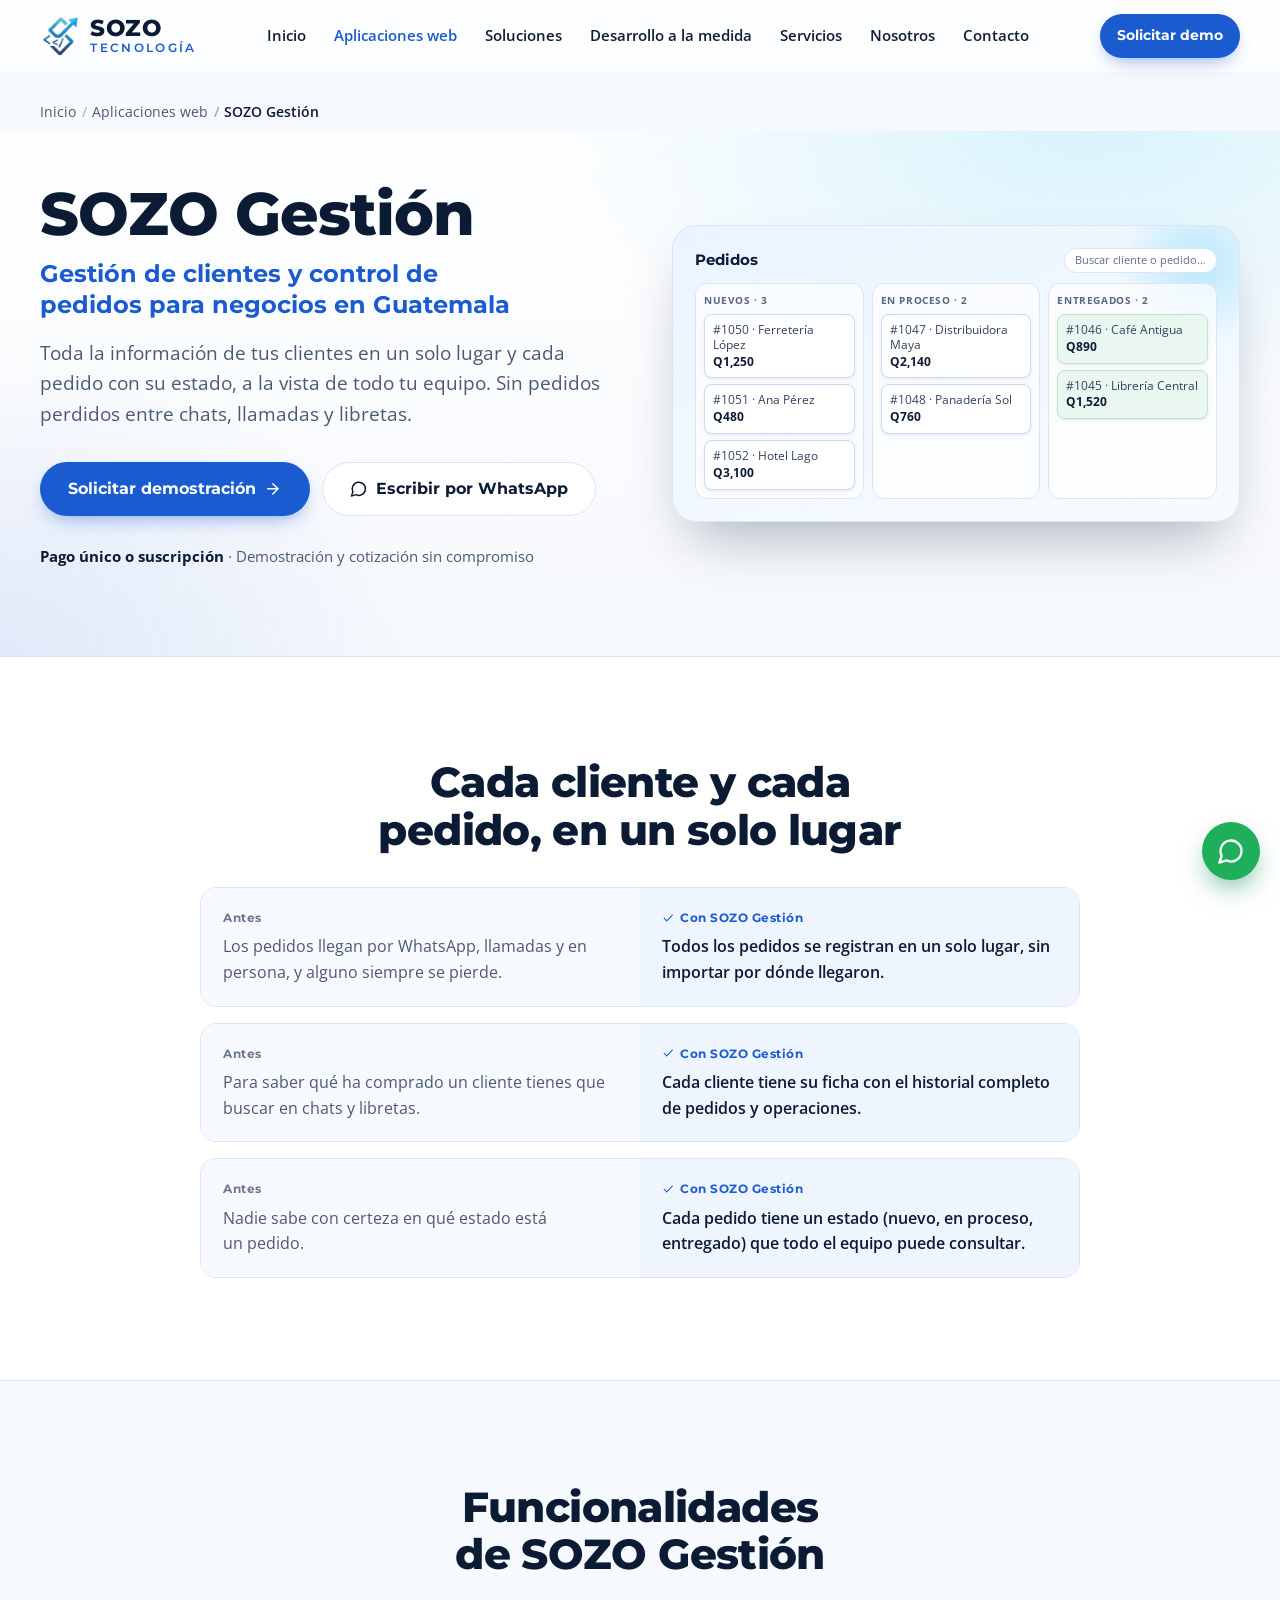
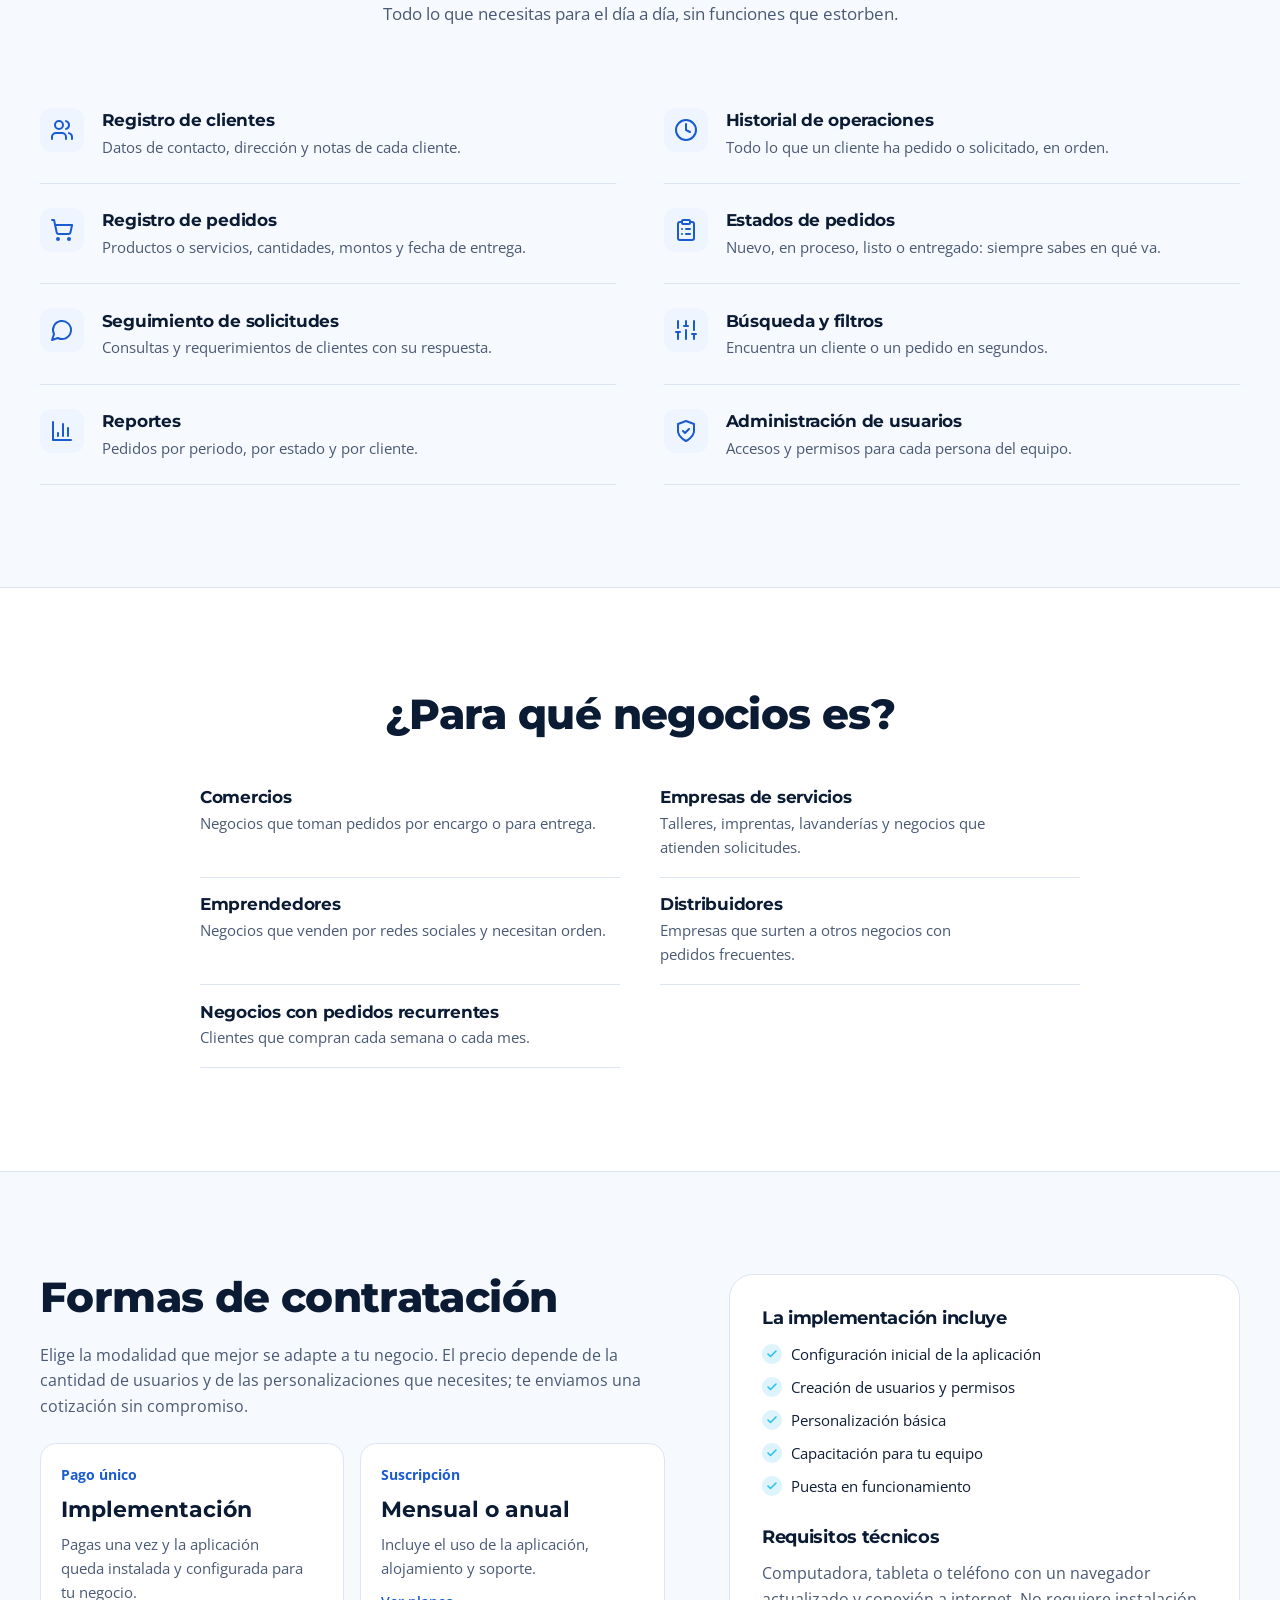
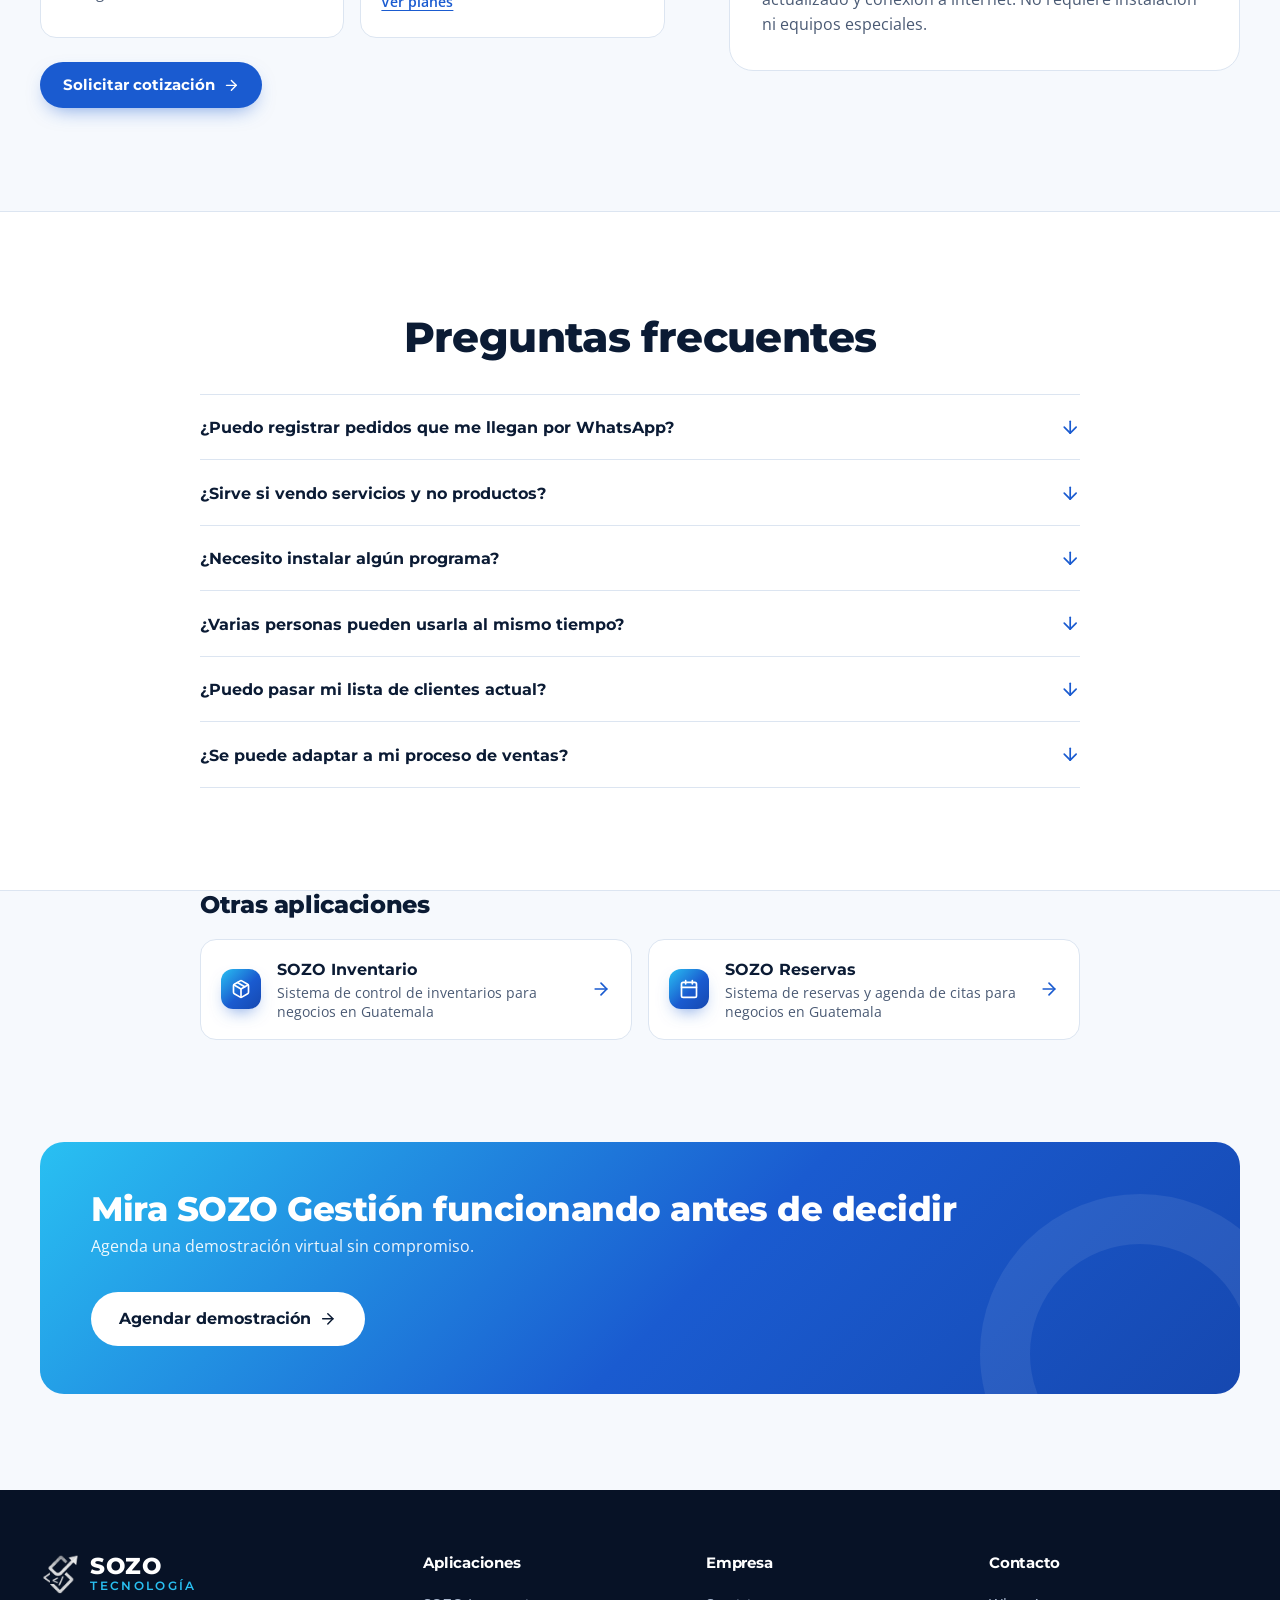
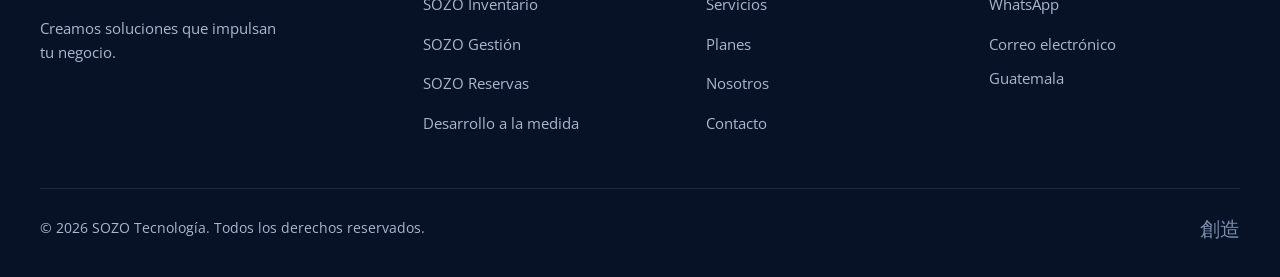
<file: aplicaciones/gestion/index.html>
<!doctype html>
<html lang="es-GT">
<head>
  <meta charset="utf-8">
  <meta name="viewport" content="width=device-width, initial-scale=1">
  <title>SOZO Gestión | Control de clientes y pedidos en Guatemala</title>
  <meta name="description" content="Centraliza la información de tus clientes y da seguimiento a cada pedido, desde que entra hasta que se entrega. Implementación y soporte en Guatemala.">
  <link rel="canonical" href="https://sazosoluciones.github.io/sozo-tecnologia/aplicaciones/gestion/">
  <meta name="robots" content="index, follow">
  <meta name="theme-color" content="#FFFFFF">
  <meta property="og:type" content="website">
  <meta property="og:locale" content="es_GT">
  <meta property="og:site_name" content="SOZO Tecnología">
  <meta property="og:url" content="https://sazosoluciones.github.io/sozo-tecnologia/aplicaciones/gestion/">
  <meta property="og:title" content="SOZO Gestión: Gestión de clientes y control de pedidos para negocios en Guatemala">
  <meta property="og:description" content="Centraliza la información de tus clientes y da seguimiento a cada pedido, desde que entra hasta que se entrega. Implementación y soporte en Guatemala.">
  <meta property="og:image" content="https://sazosoluciones.github.io/sozo-tecnologia/assets/og-image.jpg">
  <meta property="og:image:width" content="1200">
  <meta property="og:image:height" content="630">
  <meta property="og:image:alt" content="Logo de SOZO Tecnología: aplicaciones web para negocios en Guatemala">
  <meta name="twitter:card" content="summary_large_image">
  <meta name="twitter:title" content="SOZO Gestión | Control de clientes y pedidos en Guatemala">
  <meta name="twitter:description" content="Centraliza la información de tus clientes y da seguimiento a cada pedido, desde que entra hasta que se entrega. Implementación y soporte en Guatemala.">
  <meta name="twitter:image" content="https://sazosoluciones.github.io/sozo-tecnologia/assets/og-image.jpg">
  <link rel="icon" href="../../assets/favicon.ico" sizes="any">
  <link rel="icon" type="image/png" sizes="32x32" href="../../assets/favicon-32.png">
  <link rel="apple-touch-icon" href="../../assets/apple-touch-icon.png">
  <link rel="preconnect" href="https://fonts.googleapis.com">
  <link rel="preconnect" href="https://fonts.gstatic.com" crossorigin>
  <link href="https://fonts.googleapis.com/css2?family=Montserrat:wght@600;700;800&family=Open+Sans:wght@400;500;600;700&display=swap" rel="stylesheet">
  <link rel="stylesheet" href="../../styles.css">
  <script>document.documentElement.classList.add("js");</script>
  <script type="application/ld+json">
{
  "@context": "https://schema.org",
  "@graph": [
    {
      "@type": "SoftwareApplication",
      "@id": "https://sazosoluciones.github.io/sozo-tecnologia/aplicaciones/gestion/#aplicacion",
      "name": "SOZO Gestión",
      "description": "Centraliza la información de tus clientes y da seguimiento a cada pedido, desde que entra hasta que se entrega. Implementación y soporte en Guatemala.",
      "url": "https://sazosoluciones.github.io/sozo-tecnologia/aplicaciones/gestion/",
      "applicationCategory": "BusinessApplication",
      "operatingSystem": "Navegador web",
      "inLanguage": "es",
      "image": "https://sazosoluciones.github.io/sozo-tecnologia/assets/og-image.jpg",
      "featureList": [
        "Registro de clientes",
        "Historial de operaciones",
        "Registro de pedidos",
        "Estados de pedidos",
        "Seguimiento de solicitudes",
        "Búsqueda y filtros",
        "Reportes",
        "Administración de usuarios"
      ],
      "provider": {
        "@id": "https://sazosoluciones.github.io/sozo-tecnologia/#empresa"
      }
    },
    {
      "@type": "ProfessionalService",
      "@id": "https://sazosoluciones.github.io/sozo-tecnologia/#empresa",
      "name": "SOZO Tecnología",
      "url": "https://sazosoluciones.github.io/sozo-tecnologia/",
      "telephone": "+502 5690 7669",
      "email": "sazosolucionesdigitales@gmail.com",
      "areaServed": {
        "@type": "Country",
        "name": "Guatemala"
      }
    },
    {
      "@type": "BreadcrumbList",
      "itemListElement": [
        {
          "@type": "ListItem",
          "position": 1,
          "name": "Inicio",
          "item": "https://sazosoluciones.github.io/sozo-tecnologia/"
        },
        {
          "@type": "ListItem",
          "position": 2,
          "name": "Aplicaciones web",
          "item": "https://sazosoluciones.github.io/sozo-tecnologia/#aplicaciones"
        },
        {
          "@type": "ListItem",
          "position": 3,
          "name": "SOZO Gestión",
          "item": "https://sazosoluciones.github.io/sozo-tecnologia/aplicaciones/gestion/"
        }
      ]
    },
    {
      "@type": "FAQPage",
      "mainEntity": [
        {
          "@type": "Question",
          "name": "¿Puedo registrar pedidos que me llegan por WhatsApp?",
          "acceptedAnswer": {
            "@type": "Answer",
            "text": "Sí. Cualquier persona de tu equipo registra el pedido en la aplicación, sin importar si llegó por WhatsApp, por teléfono o en persona. Así todos quedan en un solo lugar."
          }
        },
        {
          "@type": "Question",
          "name": "¿Sirve si vendo servicios y no productos?",
          "acceptedAnswer": {
            "@type": "Answer",
            "text": "Sí. Puedes registrar solicitudes de servicio y darles seguimiento con sus estados, igual que un pedido."
          }
        },
        {
          "@type": "Question",
          "name": "¿Necesito instalar algún programa?",
          "acceptedAnswer": {
            "@type": "Answer",
            "text": "No. SOZO Gestión funciona en el navegador de tu computadora, tableta o teléfono, con conexión a internet."
          }
        },
        {
          "@type": "Question",
          "name": "¿Varias personas pueden usarla al mismo tiempo?",
          "acceptedAnswer": {
            "@type": "Answer",
            "text": "Sí, en los planes Estándar y Profesional. Cada persona tiene su usuario y sus permisos, y todos ven la misma información actualizada."
          }
        },
        {
          "@type": "Question",
          "name": "¿Puedo pasar mi lista de clientes actual?",
          "acceptedAnswer": {
            "@type": "Answer",
            "text": "Sí. Con el servicio de carga inicial de datos cargamos tus clientes para que empieces con la información completa."
          }
        },
        {
          "@type": "Question",
          "name": "¿Se puede adaptar a mi proceso de ventas?",
          "acceptedAnswer": {
            "@type": "Answer",
            "text": "Sí. Podemos ajustar estados, campos y reportes, o agregar módulos como personalización, y te cotizamos según el alcance."
          }
        }
      ]
    }
  ]
}
  </script>
</head>
<body data-app="gestion">

<!-- Página generada por _build/generar_paginas.py: edita el contenido allí -->
<svg width="0" height="0" style="position:absolute" aria-hidden="true">
  <defs>
    <linearGradient id="g-brand" x1="0" y1="0" x2="1" y2="1"><stop offset="0" stop-color="#29C0F2"/><stop offset="1" stop-color="#1A55C8"/></linearGradient>
  </defs>
  <symbol id="i-package" viewBox="0 0 24 24"><path d="M16.5 9.4 7.55 4.24"/><path d="M21 16V8a2 2 0 0 0-1-1.73l-7-4a2 2 0 0 0-2 0l-7 4A2 2 0 0 0 3 8v8a2 2 0 0 0 1 1.73l7 4a2 2 0 0 0 2 0l7-4A2 2 0 0 0 21 16z"/><polyline points="3.29 7 12 12 20.71 7"/><line x1="12" x2="12" y1="22" y2="12"/></symbol>
  <symbol id="i-users" viewBox="0 0 24 24"><path d="M16 21v-2a4 4 0 0 0-4-4H6a4 4 0 0 0-4 4v2"/><circle cx="9" cy="7" r="4"/><path d="M22 21v-2a4 4 0 0 0-3-3.87"/><path d="M16 3.13a4 4 0 0 1 0 7.75"/></symbol>
  <symbol id="i-calendar" viewBox="0 0 24 24"><rect width="18" height="18" x="3" y="4" rx="2"/><line x1="16" x2="16" y1="2" y2="6"/><line x1="8" x2="8" y1="2" y2="6"/><line x1="3" x2="21" y1="10" y2="10"/></symbol>
  <symbol id="i-cart" viewBox="0 0 24 24"><circle cx="8" cy="21" r="1"/><circle cx="19" cy="21" r="1"/><path d="M2.05 2.05h2l2.66 12.42a2 2 0 0 0 2 1.58h9.78a2 2 0 0 0 1.95-1.57l1.65-7.43H5.12"/></symbol>
  <symbol id="i-clipboard" viewBox="0 0 24 24"><rect width="8" height="4" x="8" y="2" rx="1"/><path d="M16 4h2a2 2 0 0 1 2 2v14a2 2 0 0 1-2 2H6a2 2 0 0 1-2-2V6a2 2 0 0 1 2-2h2"/><path d="M12 11h4"/><path d="M12 16h4"/><path d="M8 11h.01"/><path d="M8 16h.01"/></symbol>
  <symbol id="i-trending" viewBox="0 0 24 24"><polyline points="22 7 13.5 15.5 8.5 10.5 2 17"/><polyline points="16 7 22 7 22 13"/></symbol>
  <symbol id="i-wallet" viewBox="0 0 24 24"><path d="M21 12V7H5a2 2 0 0 1 0-4h14v4"/><path d="M3 5v14a2 2 0 0 0 2 2h16v-5"/><path d="M18 12a2 2 0 0 0 0 4h4v-4Z"/></symbol>
  <symbol id="i-database" viewBox="0 0 24 24"><ellipse cx="12" cy="5" rx="9" ry="3"/><path d="M3 5V19A9 3 0 0 0 21 19V5"/><path d="M3 12A9 3 0 0 0 21 12"/></symbol>
  <symbol id="i-sliders" viewBox="0 0 24 24"><line x1="4" x2="4" y1="21" y2="14"/><line x1="4" x2="4" y1="10" y2="3"/><line x1="12" x2="12" y1="21" y2="12"/><line x1="12" x2="12" y1="8" y2="3"/><line x1="20" x2="20" y1="21" y2="16"/><line x1="20" x2="20" y1="12" y2="3"/><line x1="2" x2="6" y1="14" y2="14"/><line x1="10" x2="14" y1="8" y2="8"/><line x1="18" x2="22" y1="16" y2="16"/></symbol>
  <symbol id="i-monitor" viewBox="0 0 24 24"><rect width="20" height="14" x="2" y="3" rx="2"/><line x1="8" x2="16" y1="21" y2="21"/><line x1="12" x2="12" y1="17" y2="21"/></symbol>
  <symbol id="i-shield" viewBox="0 0 24 24"><path d="M12 22s8-4 8-10V5l-8-3-8 3v7c0 6 8 10 8 10"/><path d="m9 12 2 2 4-4"/></symbol>
  <symbol id="i-zap" viewBox="0 0 24 24"><polygon points="13 2 3 14 12 14 11 22 21 10 12 10 13 2"/></symbol>
  <symbol id="i-headphones" viewBox="0 0 24 24"><path d="M3 14h3a2 2 0 0 1 2 2v3a2 2 0 0 1-2 2H5a2 2 0 0 1-2-2v-7a9 9 0 0 1 18 0v7a2 2 0 0 1-2 2h-1a2 2 0 0 1-2-2v-3a2 2 0 0 1 2-2h3"/></symbol>
  <symbol id="i-cap" viewBox="0 0 24 24"><path d="M22 10v6M2 10l10-5 10 5-10 5z"/><path d="M6 12v5c3 3 9 3 12 0v-5"/></symbol>
  <symbol id="i-wrench" viewBox="0 0 24 24"><path d="M14.7 6.3a1 1 0 0 0 0 1.4l1.6 1.6a1 1 0 0 0 1.4 0l3.77-3.77a6 6 0 0 1-7.94 7.94l-6.91 6.91a2.12 2.12 0 0 1-3-3l6.91-6.91a6 6 0 0 1 7.94-7.94l-3.76 3.76z"/></symbol>
  <symbol id="i-plug" viewBox="0 0 24 24"><path d="M12 22v-5"/><path d="M9 8V2"/><path d="M15 8V2"/><path d="M18 8v5a4 4 0 0 1-4 4h-4a4 4 0 0 1-4-4V8Z"/></symbol>
  <symbol id="i-rocket" viewBox="0 0 24 24"><path d="M4.5 16.5c-1.5 1.26-2 5-2 5s3.74-.5 5-2c.71-.84.7-2.13-.09-2.91a2.18 2.18 0 0 0-2.91-.09z"/><path d="m12 15-3-3a22 22 0 0 1 2-3.95A12.88 12.88 0 0 1 22 2c0 2.72-.78 7.5-6 11a22.35 22.35 0 0 1-4 2z"/><path d="M9 12H4s.55-3.03 2-4c1.62-1.08 5 0 5 0"/><path d="M12 15v5s3.03-.55 4-2c1.08-1.62 0-5 0-5"/></symbol>
  <symbol id="i-pen" viewBox="0 0 24 24"><path d="M12 20h9"/><path d="M16.5 3.5a2.12 2.12 0 0 1 3 3L7 19l-4 1 1-4Z"/></symbol>
  <symbol id="i-check" viewBox="0 0 24 24"><path d="M20 6 9 17l-5-5"/></symbol>
  <symbol id="i-arrow" viewBox="0 0 24 24"><path d="M5 12h14"/><path d="m12 5 7 7-7 7"/></symbol>
  <symbol id="i-chat" viewBox="0 0 24 24"><path d="M7.9 20A9 9 0 1 0 4 16.1L2 22Z"/></symbol>
  <symbol id="i-mail" viewBox="0 0 24 24"><rect width="20" height="16" x="2" y="4" rx="2"/><path d="m22 7-8.97 5.7a1.94 1.94 0 0 1-2.06 0L2 7"/></symbol>
  <symbol id="i-menu" viewBox="0 0 24 24"><line x1="4" x2="20" y1="12" y2="12"/><line x1="4" x2="20" y1="6" y2="6"/><line x1="4" x2="20" y1="18" y2="18"/></symbol>
  <symbol id="i-x" viewBox="0 0 24 24"><path d="M18 6 6 18"/><path d="m6 6 12 12"/></symbol>
  <symbol id="i-chart" viewBox="0 0 24 24"><path d="M3 3v18h18"/><path d="M18 17V9"/><path d="M13 17V5"/><path d="M8 17v-3"/></symbol>
  <symbol id="i-layers" viewBox="0 0 24 24"><path d="m12.83 2.18a2 2 0 0 0-1.66 0L2.6 6.08a1 1 0 0 0 0 1.83l8.58 3.91a2 2 0 0 0 1.66 0l8.58-3.9a1 1 0 0 0 0-1.83Z"/><path d="m22 17.65-9.17 4.16a2 2 0 0 1-1.66 0L2 17.65"/><path d="m22 12.65-9.17 4.16a2 2 0 0 1-1.66 0L2 12.65"/></symbol>
  <symbol id="i-clock" viewBox="0 0 24 24"><circle cx="12" cy="12" r="10"/><polyline points="12 6 12 12 16 14"/></symbol>
  <symbol id="i-pin" viewBox="0 0 24 24"><path d="M20 10c0 6-8 12-8 12s-8-6-8-12a8 8 0 0 1 16 0Z"/><circle cx="12" cy="10" r="3"/></symbol>
  <symbol id="i-briefcase" viewBox="0 0 24 24"><rect width="20" height="14" x="2" y="7" rx="2"/><path d="M16 21V5a2 2 0 0 0-2-2h-4a2 2 0 0 0-2 2v16"/></symbol>
  <symbol id="i-cloud" viewBox="0 0 24 24"><path d="M17.5 19H9a7 7 0 1 1 6.71-9h1.79a4.5 4.5 0 1 1 0 9Z"/></symbol>
  <symbol id="i-code" viewBox="0 0 24 24"><polyline points="16 18 22 12 16 6"/><polyline points="8 6 2 12 8 18"/></symbol>
</svg>

<a class="skip-link" href="#contenido">Saltar al contenido</a>

<header class="site-header" id="top">
  <div class="container header-inner">
    <a class="brand" href="../../" aria-label="SOZO Tecnología, ir al inicio">
      <img src="../../assets/sozo-mark-96.png" alt="" width="40" height="40">
      <span class="brand-text">
        <span class="brand-name">SOZO</span>
        <span class="brand-sub">Tecnología</span>
      </span>
    </a>

    <nav class="main-nav" id="main-nav" aria-label="Principal">
      <ul>
        <li><a href="../../">Inicio</a></li>
        <li><a class="active" href="../../#aplicaciones">Aplicaciones web</a></li>
        <li><a href="../../#soluciones">Soluciones</a></li>
        <li><a href="../../#personalizado">Desarrollo a la medida</a></li>
        <li><a href="../../#servicios">Servicios</a></li>
        <li><a href="../../#nosotros">Nosotros</a></li>
        <li><a href="../../#contacto">Contacto</a></li>
      </ul>
      <a class="btn btn-primary nav-cta-mobile" href="../../?solicitud=demo&amp;app=gestion#contacto">Solicitar demostración</a>
    </nav>

    <div class="header-actions">
      <a class="btn btn-primary btn-sm header-cta" href="../../?solicitud=demo&amp;app=gestion#contacto">Solicitar demo</a>
      <button class="nav-toggle" type="button" aria-expanded="false" aria-controls="main-nav" aria-label="Abrir menú">
        <svg class="icon"><use href="#i-menu"/></svg>
      </button>
    </div>
  </div>
</header>

<main id="contenido">
  <nav class="breadcrumb container" aria-label="Ruta de navegación">
    <ol>
      <li><a href="../../">Inicio</a></li>
      <li><a href="../../#aplicaciones">Aplicaciones web</a></li>
      <li aria-current="page">SOZO Gestión</li>
    </ol>
  </nav>

  <section class="app-hero">
    <div class="hero-bg" aria-hidden="true"></div>
    <div class="container app-hero-grid">
      <div class="app-hero-copy">
        <h1><span class="h1-name">SOZO Gestión</span> <span class="h1-sub">Gestión de clientes y control de pedidos para negocios en Guatemala</span></h1>
        <p class="lead">Toda la información de tus clientes en un solo lugar y cada pedido con su estado, a la vista de todo tu equipo. Sin pedidos perdidos entre chats, llamadas y libretas.</p>
        <div class="hero-ctas">
          <a class="btn btn-primary btn-lg" href="../../?solicitud=demo&amp;app=gestion#contacto">Solicitar demostración <svg class="icon" aria-hidden="true"><use href="#i-arrow"/></svg></a>
          <a class="btn btn-ghost btn-lg js-wa" href="https://wa.me/50256907669" target="_blank" rel="noopener"><svg class="icon" aria-hidden="true"><use href="#i-chat"/></svg> Escribir por WhatsApp</a>
        </div>
        <p class="price-line"><strong>Pago único o suscripción</strong> · Demostración y cotización sin compromiso</p>
      </div>
      <div class="app-hero-visual">
<div class="app-shot lg shot-orders" aria-hidden="true">
  <div class="s-head"><b>Pedidos</b><span class="s-search">Buscar cliente o pedido…</span></div>
  <div class="s-kanban">
    <div><small>Nuevos · 3</small><i>#1050 · Ferretería López<em>Q1,250</em></i><i>#1051 · Ana Pérez<em>Q480</em></i><i>#1052 · Hotel Lago<em>Q3,100</em></i></div>
    <div><small>En proceso · 2</small><i>#1047 · Distribuidora Maya<em>Q2,140</em></i><i>#1048 · Panadería Sol<em>Q760</em></i></div>
    <div><small>Entregados · 2</small><i class="done">#1046 · Café Antigua<em>Q890</em></i><i class="done">#1045 · Librería Central<em>Q1,520</em></i></div>
  </div>
</div>
      </div>
    </div>
  </section>

  <section class="section section-white" aria-labelledby="t-problema">
    <div class="container narrow">
      <h2 id="t-problema">Cada cliente y cada pedido, en un solo lugar</h2>
      <ul class="compare">
        <li class="compare-row">
          <p class="before"><span class="tag-before">Antes</span>Los pedidos llegan por WhatsApp, llamadas y en persona, y alguno siempre se pierde.</p>
          <p class="after"><span class="tag-after"><svg class="icon" aria-hidden="true"><use href="#i-check"/></svg>Con SOZO Gestión</span>Todos los pedidos se registran en un solo lugar, sin importar por dónde llegaron.</p>
        </li>
        <li class="compare-row">
          <p class="before"><span class="tag-before">Antes</span>Para saber qué ha comprado un cliente tienes que buscar en chats y libretas.</p>
          <p class="after"><span class="tag-after"><svg class="icon" aria-hidden="true"><use href="#i-check"/></svg>Con SOZO Gestión</span>Cada cliente tiene su ficha con el historial completo de pedidos y operaciones.</p>
        </li>
        <li class="compare-row">
          <p class="before"><span class="tag-before">Antes</span>Nadie sabe con certeza en qué estado está un pedido.</p>
          <p class="after"><span class="tag-after"><svg class="icon" aria-hidden="true"><use href="#i-check"/></svg>Con SOZO Gestión</span>Cada pedido tiene un estado (nuevo, en proceso, entregado) que todo el equipo puede consultar.</p>
        </li>
      </ul>
    </div>
  </section>

  <section class="section" aria-labelledby="t-funciones">
    <div class="container">
      <div class="section-head">
        <h2 id="t-funciones">Funcionalidades de SOZO Gestión</h2>
        <p>Todo lo que necesitas para el día a día, sin funciones que estorben.</p>
      </div>
      <ul class="service-grid">
        <li class="service"><svg class="icon" aria-hidden="true"><use href="#i-users"/></svg><h3>Registro de clientes</h3><p>Datos de contacto, dirección y notas de cada cliente.</p></li>
        <li class="service"><svg class="icon" aria-hidden="true"><use href="#i-clock"/></svg><h3>Historial de operaciones</h3><p>Todo lo que un cliente ha pedido o solicitado, en orden.</p></li>
        <li class="service"><svg class="icon" aria-hidden="true"><use href="#i-cart"/></svg><h3>Registro de pedidos</h3><p>Productos o servicios, cantidades, montos y fecha de entrega.</p></li>
        <li class="service"><svg class="icon" aria-hidden="true"><use href="#i-clipboard"/></svg><h3>Estados de pedidos</h3><p>Nuevo, en proceso, listo o entregado: siempre sabes en qué va.</p></li>
        <li class="service"><svg class="icon" aria-hidden="true"><use href="#i-chat"/></svg><h3>Seguimiento de solicitudes</h3><p>Consultas y requerimientos de clientes con su respuesta.</p></li>
        <li class="service"><svg class="icon" aria-hidden="true"><use href="#i-sliders"/></svg><h3>Búsqueda y filtros</h3><p>Encuentra un cliente o un pedido en segundos.</p></li>
        <li class="service"><svg class="icon" aria-hidden="true"><use href="#i-chart"/></svg><h3>Reportes</h3><p>Pedidos por periodo, por estado y por cliente.</p></li>
        <li class="service"><svg class="icon" aria-hidden="true"><use href="#i-shield"/></svg><h3>Administración de usuarios</h3><p>Accesos y permisos para cada persona del equipo.</p></li>
      </ul>
    </div>
  </section>

  <section class="section section-white" aria-labelledby="t-para">
    <div class="container narrow">
      <h2 id="t-para">¿Para qué negocios es?</h2>
      <ul class="audience">
        <li><h3>Comercios</h3><p>Negocios que toman pedidos por encargo o para entrega.</p></li>
        <li><h3>Empresas de servicios</h3><p>Talleres, imprentas, lavanderías y negocios que atienden solicitudes.</p></li>
        <li><h3>Emprendedores</h3><p>Negocios que venden por redes sociales y necesitan orden.</p></li>
        <li><h3>Distribuidores</h3><p>Empresas que surten a otros negocios con pedidos frecuentes.</p></li>
        <li><h3>Negocios con pedidos recurrentes</h3><p>Clientes que compran cada semana o cada mes.</p></li>
      </ul>
    </div>
  </section>

  <section class="section" aria-labelledby="t-precio">
    <div class="container price-grid">
      <div>
        <h2 id="t-precio">Formas de contratación</h2>
        <p class="muted">Elige la modalidad que mejor se adapte a tu negocio. El precio depende de la cantidad de usuarios y de las personalizaciones que necesites; te enviamos una cotización sin compromiso.</p>
        <div class="price-boxes">
          <div class="price-box">
            <span>Pago único</span>
            <b>Implementación</b>
            <p>Pagas una vez y la aplicación queda instalada y configurada para tu negocio.</p>
          </div>
          <div class="price-box">
            <span>Suscripción</span>
            <b>Mensual o anual</b>
            <p>Incluye el uso de la aplicación, alojamiento y soporte.</p>
            <a href="../../#planes">Ver planes</a>
          </div>
        </div>
        <a class="btn btn-primary" href="../../?solicitud=cotizacion&amp;app=gestion#contacto">Solicitar cotización <svg class="icon" aria-hidden="true"><use href="#i-arrow"/></svg></a>
      </div>
      <div class="price-details">
        <div>
          <h3>La implementación incluye</h3>
          <ul class="check-list">
            <li>Configuración inicial de la aplicación</li>
            <li>Creación de usuarios y permisos</li>
            <li>Personalización básica</li>
            <li>Capacitación para tu equipo</li>
            <li>Puesta en funcionamiento</li>
          </ul>
        </div>
        <div>
          <h3>Requisitos técnicos</h3>
          <p>Computadora, tableta o teléfono con un navegador actualizado y conexión a internet. No requiere instalación ni equipos especiales.</p>
        </div>
      </div>
    </div>
  </section>

  <section class="section section-white" aria-labelledby="t-faq">
    <div class="container narrow">
      <h2 id="t-faq">Preguntas frecuentes</h2>
      <div class="faq">
        <details class="faq-item">
          <summary>¿Puedo registrar pedidos que me llegan por WhatsApp?<svg class="icon faq-chev" aria-hidden="true"><use href="#i-arrow"/></svg></summary>
          <p>Sí. Cualquier persona de tu equipo registra el pedido en la aplicación, sin importar si llegó por WhatsApp, por teléfono o en persona. Así todos quedan en un solo lugar.</p>
        </details>
        <details class="faq-item">
          <summary>¿Sirve si vendo servicios y no productos?<svg class="icon faq-chev" aria-hidden="true"><use href="#i-arrow"/></svg></summary>
          <p>Sí. Puedes registrar solicitudes de servicio y darles seguimiento con sus estados, igual que un pedido.</p>
        </details>
        <details class="faq-item">
          <summary>¿Necesito instalar algún programa?<svg class="icon faq-chev" aria-hidden="true"><use href="#i-arrow"/></svg></summary>
          <p>No. SOZO Gestión funciona en el navegador de tu computadora, tableta o teléfono, con conexión a internet.</p>
        </details>
        <details class="faq-item">
          <summary>¿Varias personas pueden usarla al mismo tiempo?<svg class="icon faq-chev" aria-hidden="true"><use href="#i-arrow"/></svg></summary>
          <p>Sí, en los planes Estándar y Profesional. Cada persona tiene su usuario y sus permisos, y todos ven la misma información actualizada.</p>
        </details>
        <details class="faq-item">
          <summary>¿Puedo pasar mi lista de clientes actual?<svg class="icon faq-chev" aria-hidden="true"><use href="#i-arrow"/></svg></summary>
          <p>Sí. Con el servicio de carga inicial de datos cargamos tus clientes para que empieces con la información completa.</p>
        </details>
        <details class="faq-item">
          <summary>¿Se puede adaptar a mi proceso de ventas?<svg class="icon faq-chev" aria-hidden="true"><use href="#i-arrow"/></svg></summary>
          <p>Sí. Podemos ajustar estados, campos y reportes, o agregar módulos como personalización, y te cotizamos según el alcance.</p>
        </details>
      </div>
    </div>
  </section>

  <section class="section other-apps" aria-labelledby="t-otras">
    <div class="container narrow">
      <h2 id="t-otras">Otras aplicaciones</h2>
      <div class="other-list">
        <a class="other-app" href="../../aplicaciones/inventario/">
          <span class="icon-badge sm"><svg class="icon" aria-hidden="true"><use href="#i-package"/></svg></span>
          <span><b>SOZO Inventario</b><small>Sistema de control de inventarios para negocios en Guatemala</small></span>
          <svg class="icon other-arrow" aria-hidden="true"><use href="#i-arrow"/></svg>
        </a>
        <a class="other-app" href="../../aplicaciones/reservas/">
          <span class="icon-badge sm"><svg class="icon" aria-hidden="true"><use href="#i-calendar"/></svg></span>
          <span><b>SOZO Reservas</b><small>Sistema de reservas y agenda de citas para negocios en Guatemala</small></span>
          <svg class="icon other-arrow" aria-hidden="true"><use href="#i-arrow"/></svg>
        </a>
      </div>
    </div>
  </section>

  <section class="cta-band" aria-labelledby="t-cta">
    <div class="container cta-inner">
      <div>
        <h2 id="t-cta">Mira SOZO Gestión funcionando antes de decidir</h2>
        <p>Agenda una demostración virtual sin compromiso.</p>
      </div>
      <a class="btn btn-light btn-lg" href="../../?solicitud=demo&amp;app=gestion#contacto">Agendar demostración <svg class="icon" aria-hidden="true"><use href="#i-arrow"/></svg></a>
    </div>
  </section>
</main>

<footer class="site-footer">
  <div class="container footer-grid">
    <div class="footer-brand">
      <a class="brand brand-light" href="../../" aria-label="SOZO Tecnología, ir al inicio">
        <img src="../../assets/sozo-mark-white-96.png" alt="" width="40" height="40" loading="lazy" decoding="async">
        <span class="brand-text"><span class="brand-name">SOZO</span><span class="brand-sub">Tecnología</span></span>
      </a>
      <p>Creamos soluciones que impulsan tu negocio.</p>
    </div>
    <nav aria-label="Aplicaciones">
      <h3>Aplicaciones</h3>
      <ul>
        <li><a href="../../aplicaciones/inventario/">SOZO Inventario</a></li>
        <li><a href="../../aplicaciones/gestion/">SOZO Gestión</a></li>
        <li><a href="../../aplicaciones/reservas/">SOZO Reservas</a></li>
        <li><a href="../../#personalizado">Desarrollo a la medida</a></li>
      </ul>
    </nav>
    <nav aria-label="Empresa">
      <h3>Empresa</h3>
      <ul>
        <li><a href="../../#servicios">Servicios</a></li>
        <li><a href="../../#planes">Planes</a></li>
        <li><a href="../../#nosotros">Nosotros</a></li>
        <li><a href="../../#contacto">Contacto</a></li>
      </ul>
    </nav>
    <div>
      <h3>Contacto</h3>
      <ul>
        <li><a class="js-wa" href="https://wa.me/50256907669" target="_blank" rel="noopener">WhatsApp</a></li>
        <li><a class="js-mail" href="mailto:sazosolucionesdigitales@gmail.com">Correo electrónico</a></li>
        <li>Guatemala</li>
      </ul>
    </div>
  </div>
  <div class="container footer-bottom">
    <p>© <span id="year">2026</span> SOZO Tecnología. Todos los derechos reservados.</p>
    <p lang="ja" class="footer-kanji">創造</p>
  </div>
</footer>

<a class="wa-float js-wa" href="https://wa.me/50256907669" target="_blank" rel="noopener" aria-label="Escríbenos por WhatsApp">
  <svg class="icon"><use href="#i-chat"/></svg>
</a>

<script src="../../script.js"></script>
</body>
</html>
</file>
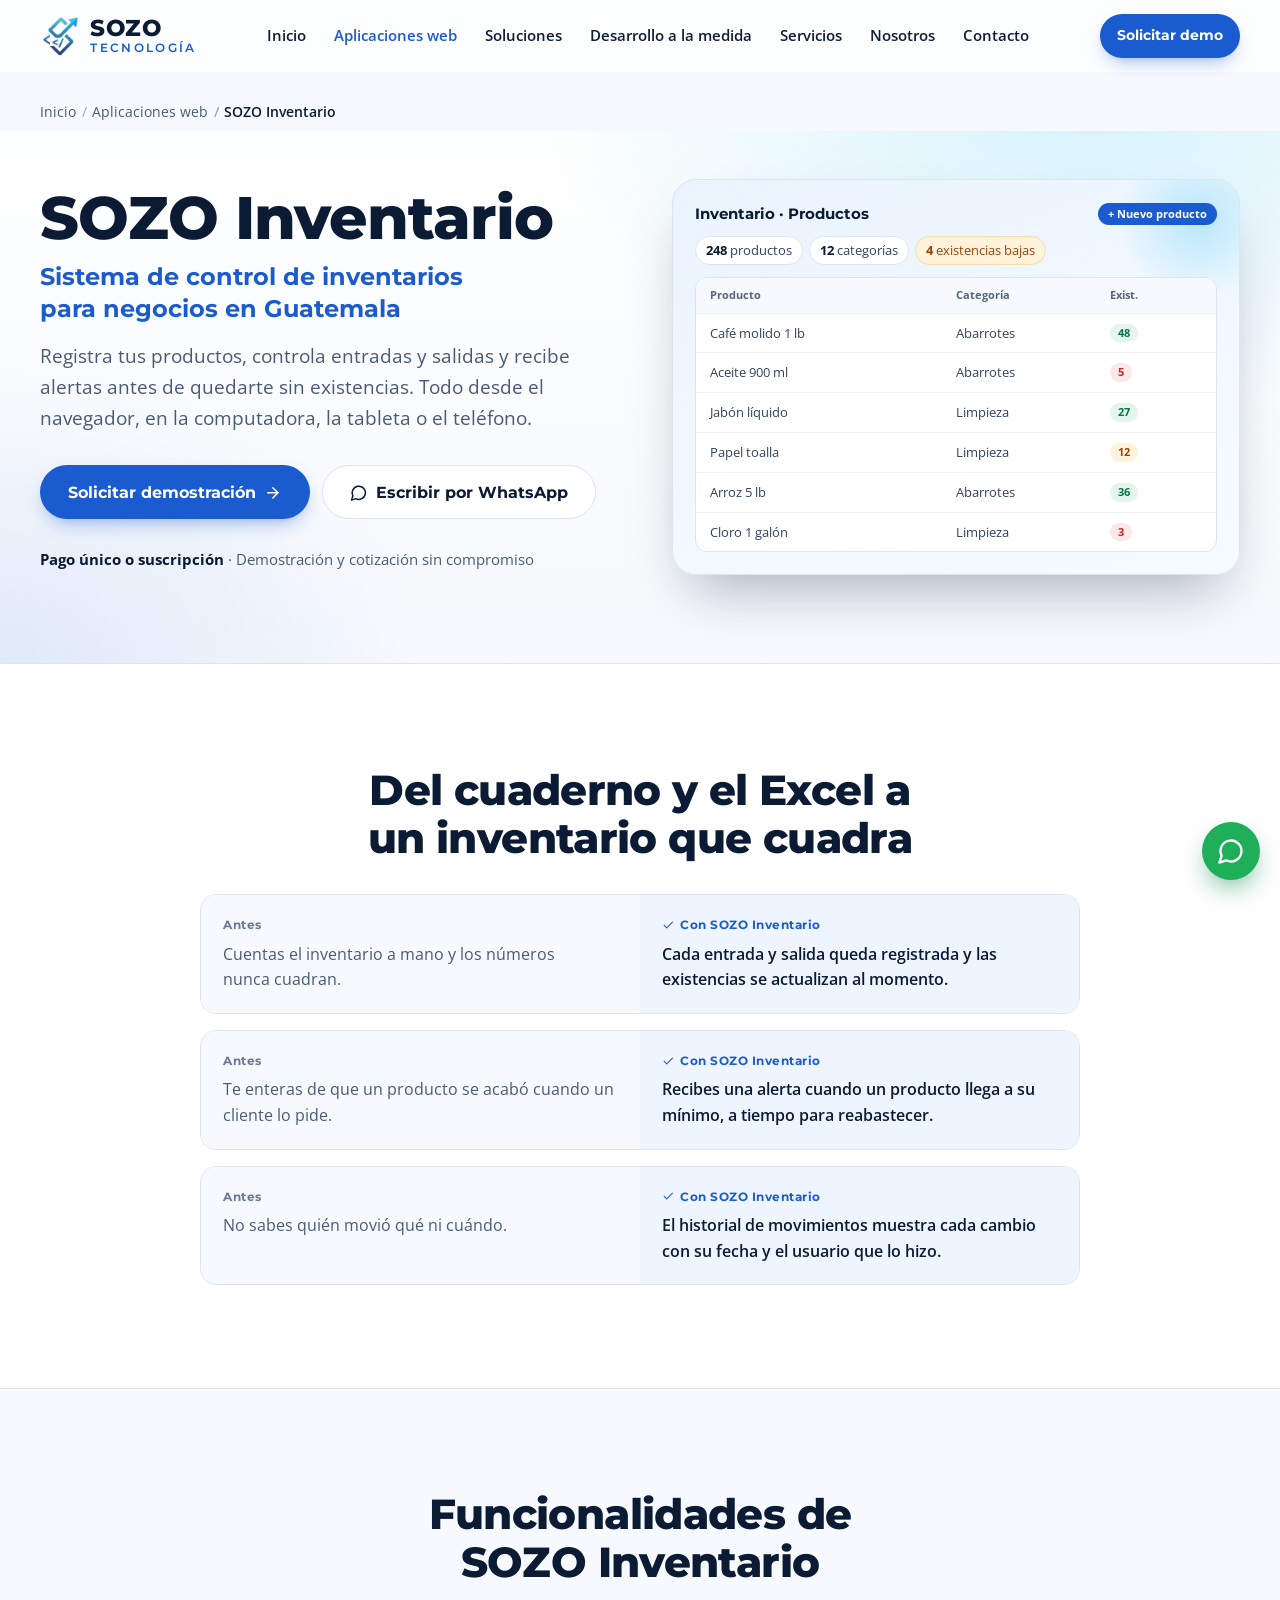
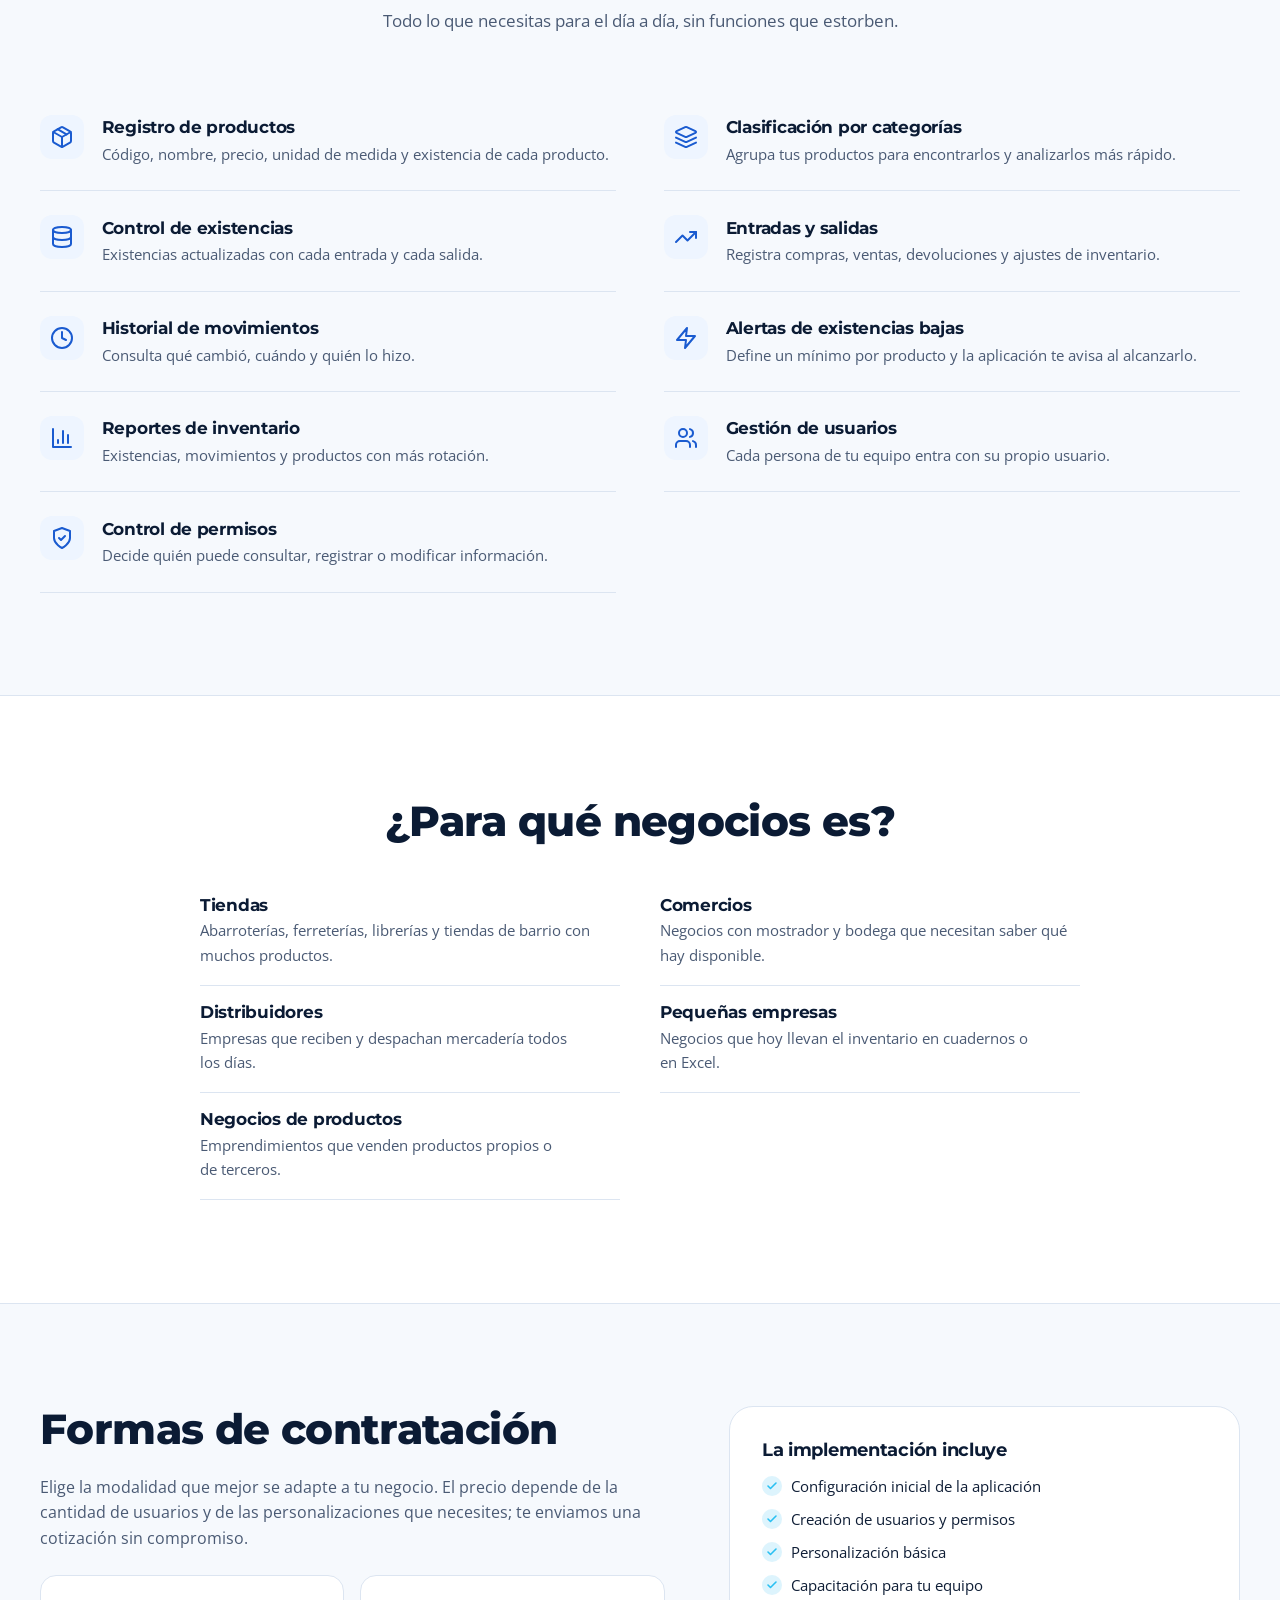
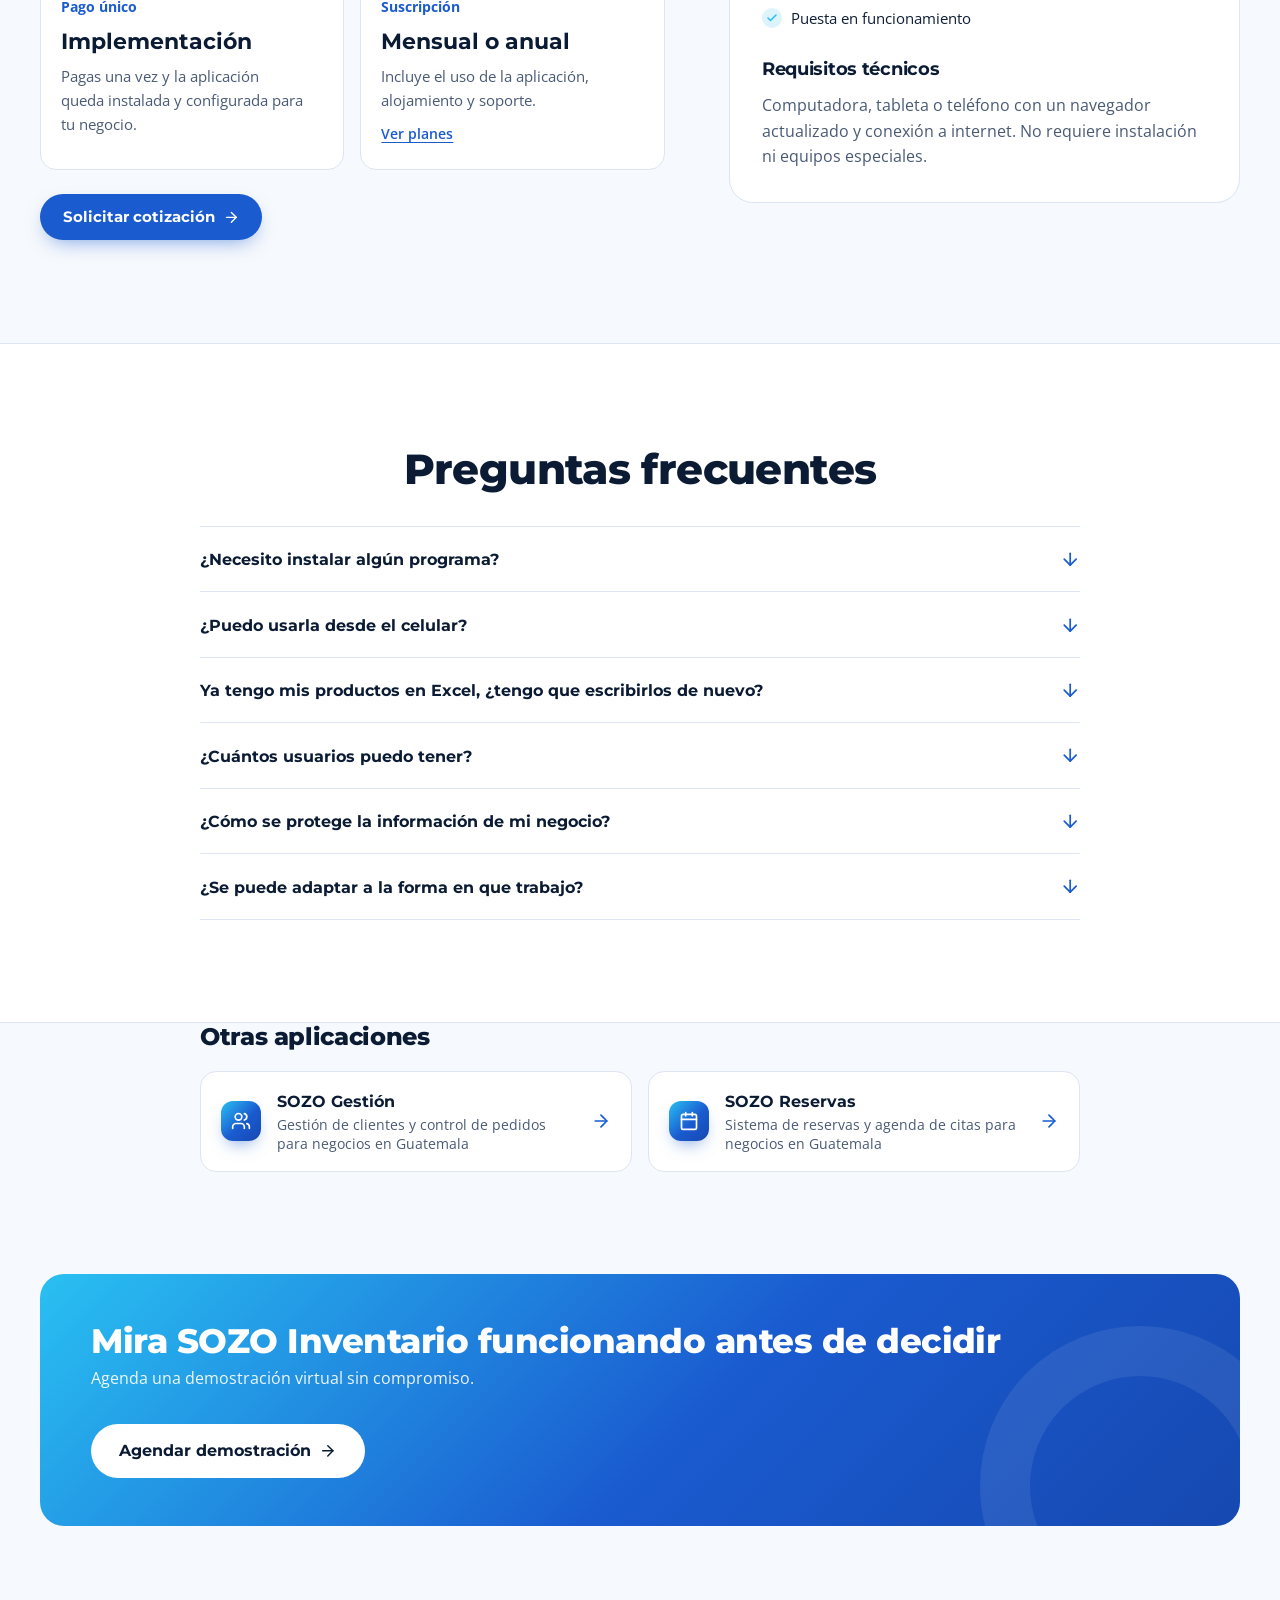
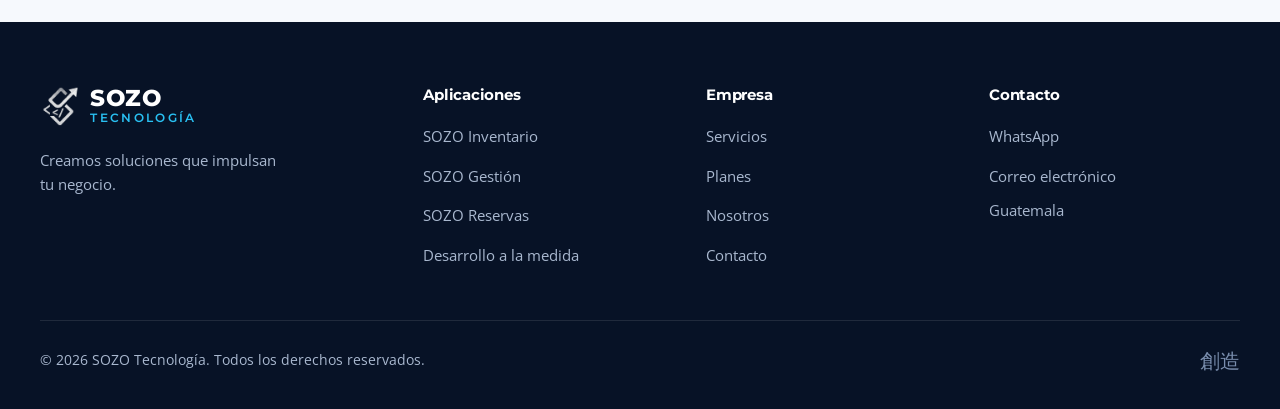
<file: aplicaciones/inventario/index.html>
<!doctype html>
<html lang="es-GT">
<head>
  <meta charset="utf-8">
  <meta name="viewport" content="width=device-width, initial-scale=1">
  <title>SOZO Inventario | Sistema de control de inventarios en Guatemala</title>
  <meta name="description" content="Controla productos, existencias, entradas y salidas desde el navegador, con alertas de existencias bajas y reportes. Implementación y soporte en Guatemala.">
  <link rel="canonical" href="https://sazosoluciones.github.io/sozo-tecnologia/aplicaciones/inventario/">
  <meta name="robots" content="index, follow">
  <meta name="theme-color" content="#FFFFFF">
  <meta property="og:type" content="website">
  <meta property="og:locale" content="es_GT">
  <meta property="og:site_name" content="SOZO Tecnología">
  <meta property="og:url" content="https://sazosoluciones.github.io/sozo-tecnologia/aplicaciones/inventario/">
  <meta property="og:title" content="SOZO Inventario: Sistema de control de inventarios para negocios en Guatemala">
  <meta property="og:description" content="Controla productos, existencias, entradas y salidas desde el navegador, con alertas de existencias bajas y reportes. Implementación y soporte en Guatemala.">
  <meta property="og:image" content="https://sazosoluciones.github.io/sozo-tecnologia/assets/og-image.jpg">
  <meta property="og:image:width" content="1200">
  <meta property="og:image:height" content="630">
  <meta property="og:image:alt" content="Logo de SOZO Tecnología: aplicaciones web para negocios en Guatemala">
  <meta name="twitter:card" content="summary_large_image">
  <meta name="twitter:title" content="SOZO Inventario | Sistema de control de inventarios en Guatemala">
  <meta name="twitter:description" content="Controla productos, existencias, entradas y salidas desde el navegador, con alertas de existencias bajas y reportes. Implementación y soporte en Guatemala.">
  <meta name="twitter:image" content="https://sazosoluciones.github.io/sozo-tecnologia/assets/og-image.jpg">
  <link rel="icon" href="../../assets/favicon.ico" sizes="any">
  <link rel="icon" type="image/png" sizes="32x32" href="../../assets/favicon-32.png">
  <link rel="apple-touch-icon" href="../../assets/apple-touch-icon.png">
  <link rel="preconnect" href="https://fonts.googleapis.com">
  <link rel="preconnect" href="https://fonts.gstatic.com" crossorigin>
  <link href="https://fonts.googleapis.com/css2?family=Montserrat:wght@600;700;800&family=Open+Sans:wght@400;500;600;700&display=swap" rel="stylesheet">
  <link rel="stylesheet" href="../../styles.css">
  <script>document.documentElement.classList.add("js");</script>
  <script type="application/ld+json">
{
  "@context": "https://schema.org",
  "@graph": [
    {
      "@type": "SoftwareApplication",
      "@id": "https://sazosoluciones.github.io/sozo-tecnologia/aplicaciones/inventario/#aplicacion",
      "name": "SOZO Inventario",
      "description": "Controla productos, existencias, entradas y salidas desde el navegador, con alertas de existencias bajas y reportes. Implementación y soporte en Guatemala.",
      "url": "https://sazosoluciones.github.io/sozo-tecnologia/aplicaciones/inventario/",
      "applicationCategory": "BusinessApplication",
      "operatingSystem": "Navegador web",
      "inLanguage": "es",
      "image": "https://sazosoluciones.github.io/sozo-tecnologia/assets/og-image.jpg",
      "featureList": [
        "Registro de productos",
        "Clasificación por categorías",
        "Control de existencias",
        "Entradas y salidas",
        "Historial de movimientos",
        "Alertas de existencias bajas",
        "Reportes de inventario",
        "Gestión de usuarios",
        "Control de permisos"
      ],
      "provider": {
        "@id": "https://sazosoluciones.github.io/sozo-tecnologia/#empresa"
      }
    },
    {
      "@type": "ProfessionalService",
      "@id": "https://sazosoluciones.github.io/sozo-tecnologia/#empresa",
      "name": "SOZO Tecnología",
      "url": "https://sazosoluciones.github.io/sozo-tecnologia/",
      "telephone": "+502 5690 7669",
      "email": "sazosolucionesdigitales@gmail.com",
      "areaServed": {
        "@type": "Country",
        "name": "Guatemala"
      }
    },
    {
      "@type": "BreadcrumbList",
      "itemListElement": [
        {
          "@type": "ListItem",
          "position": 1,
          "name": "Inicio",
          "item": "https://sazosoluciones.github.io/sozo-tecnologia/"
        },
        {
          "@type": "ListItem",
          "position": 2,
          "name": "Aplicaciones web",
          "item": "https://sazosoluciones.github.io/sozo-tecnologia/#aplicaciones"
        },
        {
          "@type": "ListItem",
          "position": 3,
          "name": "SOZO Inventario",
          "item": "https://sazosoluciones.github.io/sozo-tecnologia/aplicaciones/inventario/"
        }
      ]
    },
    {
      "@type": "FAQPage",
      "mainEntity": [
        {
          "@type": "Question",
          "name": "¿Necesito instalar algún programa?",
          "acceptedAnswer": {
            "@type": "Answer",
            "text": "No. SOZO Inventario funciona en el navegador. Solo necesitas una computadora, tableta o teléfono con conexión a internet."
          }
        },
        {
          "@type": "Question",
          "name": "¿Puedo usarla desde el celular?",
          "acceptedAnswer": {
            "@type": "Answer",
            "text": "Sí. La aplicación se adapta a la pantalla del teléfono, así puedes consultar existencias o registrar movimientos desde la bodega o el mostrador."
          }
        },
        {
          "@type": "Question",
          "name": "Ya tengo mis productos en Excel, ¿tengo que escribirlos de nuevo?",
          "acceptedAnswer": {
            "@type": "Answer",
            "text": "No es necesario. Ofrecemos el servicio de carga inicial de datos para que empieces con tu inventario completo desde el primer día."
          }
        },
        {
          "@type": "Question",
          "name": "¿Cuántos usuarios puedo tener?",
          "acceptedAnswer": {
            "@type": "Answer",
            "text": "Depende del plan. El plan Básico incluye un usuario administrador y los planes Estándar y Profesional permiten varios usuarios, cada uno con sus permisos."
          }
        },
        {
          "@type": "Question",
          "name": "¿Cómo se protege la información de mi negocio?",
          "acceptedAnswer": {
            "@type": "Answer",
            "text": "Cada persona entra con su propio usuario y contraseña, los permisos limitan lo que cada quien puede hacer y la información cuenta con copias de seguridad."
          }
        },
        {
          "@type": "Question",
          "name": "¿Se puede adaptar a la forma en que trabajo?",
          "acceptedAnswer": {
            "@type": "Answer",
            "text": "Sí. Podemos agregar campos, reportes o módulos adicionales como personalización, y te cotizamos según el alcance."
          }
        }
      ]
    }
  ]
}
  </script>
</head>
<body data-app="inventario">

<!-- Página generada por _build/generar_paginas.py: edita el contenido allí -->
<svg width="0" height="0" style="position:absolute" aria-hidden="true">
  <defs>
    <linearGradient id="g-brand" x1="0" y1="0" x2="1" y2="1"><stop offset="0" stop-color="#29C0F2"/><stop offset="1" stop-color="#1A55C8"/></linearGradient>
  </defs>
  <symbol id="i-package" viewBox="0 0 24 24"><path d="M16.5 9.4 7.55 4.24"/><path d="M21 16V8a2 2 0 0 0-1-1.73l-7-4a2 2 0 0 0-2 0l-7 4A2 2 0 0 0 3 8v8a2 2 0 0 0 1 1.73l7 4a2 2 0 0 0 2 0l7-4A2 2 0 0 0 21 16z"/><polyline points="3.29 7 12 12 20.71 7"/><line x1="12" x2="12" y1="22" y2="12"/></symbol>
  <symbol id="i-users" viewBox="0 0 24 24"><path d="M16 21v-2a4 4 0 0 0-4-4H6a4 4 0 0 0-4 4v2"/><circle cx="9" cy="7" r="4"/><path d="M22 21v-2a4 4 0 0 0-3-3.87"/><path d="M16 3.13a4 4 0 0 1 0 7.75"/></symbol>
  <symbol id="i-calendar" viewBox="0 0 24 24"><rect width="18" height="18" x="3" y="4" rx="2"/><line x1="16" x2="16" y1="2" y2="6"/><line x1="8" x2="8" y1="2" y2="6"/><line x1="3" x2="21" y1="10" y2="10"/></symbol>
  <symbol id="i-cart" viewBox="0 0 24 24"><circle cx="8" cy="21" r="1"/><circle cx="19" cy="21" r="1"/><path d="M2.05 2.05h2l2.66 12.42a2 2 0 0 0 2 1.58h9.78a2 2 0 0 0 1.95-1.57l1.65-7.43H5.12"/></symbol>
  <symbol id="i-clipboard" viewBox="0 0 24 24"><rect width="8" height="4" x="8" y="2" rx="1"/><path d="M16 4h2a2 2 0 0 1 2 2v14a2 2 0 0 1-2 2H6a2 2 0 0 1-2-2V6a2 2 0 0 1 2-2h2"/><path d="M12 11h4"/><path d="M12 16h4"/><path d="M8 11h.01"/><path d="M8 16h.01"/></symbol>
  <symbol id="i-trending" viewBox="0 0 24 24"><polyline points="22 7 13.5 15.5 8.5 10.5 2 17"/><polyline points="16 7 22 7 22 13"/></symbol>
  <symbol id="i-wallet" viewBox="0 0 24 24"><path d="M21 12V7H5a2 2 0 0 1 0-4h14v4"/><path d="M3 5v14a2 2 0 0 0 2 2h16v-5"/><path d="M18 12a2 2 0 0 0 0 4h4v-4Z"/></symbol>
  <symbol id="i-database" viewBox="0 0 24 24"><ellipse cx="12" cy="5" rx="9" ry="3"/><path d="M3 5V19A9 3 0 0 0 21 19V5"/><path d="M3 12A9 3 0 0 0 21 12"/></symbol>
  <symbol id="i-sliders" viewBox="0 0 24 24"><line x1="4" x2="4" y1="21" y2="14"/><line x1="4" x2="4" y1="10" y2="3"/><line x1="12" x2="12" y1="21" y2="12"/><line x1="12" x2="12" y1="8" y2="3"/><line x1="20" x2="20" y1="21" y2="16"/><line x1="20" x2="20" y1="12" y2="3"/><line x1="2" x2="6" y1="14" y2="14"/><line x1="10" x2="14" y1="8" y2="8"/><line x1="18" x2="22" y1="16" y2="16"/></symbol>
  <symbol id="i-monitor" viewBox="0 0 24 24"><rect width="20" height="14" x="2" y="3" rx="2"/><line x1="8" x2="16" y1="21" y2="21"/><line x1="12" x2="12" y1="17" y2="21"/></symbol>
  <symbol id="i-shield" viewBox="0 0 24 24"><path d="M12 22s8-4 8-10V5l-8-3-8 3v7c0 6 8 10 8 10"/><path d="m9 12 2 2 4-4"/></symbol>
  <symbol id="i-zap" viewBox="0 0 24 24"><polygon points="13 2 3 14 12 14 11 22 21 10 12 10 13 2"/></symbol>
  <symbol id="i-headphones" viewBox="0 0 24 24"><path d="M3 14h3a2 2 0 0 1 2 2v3a2 2 0 0 1-2 2H5a2 2 0 0 1-2-2v-7a9 9 0 0 1 18 0v7a2 2 0 0 1-2 2h-1a2 2 0 0 1-2-2v-3a2 2 0 0 1 2-2h3"/></symbol>
  <symbol id="i-cap" viewBox="0 0 24 24"><path d="M22 10v6M2 10l10-5 10 5-10 5z"/><path d="M6 12v5c3 3 9 3 12 0v-5"/></symbol>
  <symbol id="i-wrench" viewBox="0 0 24 24"><path d="M14.7 6.3a1 1 0 0 0 0 1.4l1.6 1.6a1 1 0 0 0 1.4 0l3.77-3.77a6 6 0 0 1-7.94 7.94l-6.91 6.91a2.12 2.12 0 0 1-3-3l6.91-6.91a6 6 0 0 1 7.94-7.94l-3.76 3.76z"/></symbol>
  <symbol id="i-plug" viewBox="0 0 24 24"><path d="M12 22v-5"/><path d="M9 8V2"/><path d="M15 8V2"/><path d="M18 8v5a4 4 0 0 1-4 4h-4a4 4 0 0 1-4-4V8Z"/></symbol>
  <symbol id="i-rocket" viewBox="0 0 24 24"><path d="M4.5 16.5c-1.5 1.26-2 5-2 5s3.74-.5 5-2c.71-.84.7-2.13-.09-2.91a2.18 2.18 0 0 0-2.91-.09z"/><path d="m12 15-3-3a22 22 0 0 1 2-3.95A12.88 12.88 0 0 1 22 2c0 2.72-.78 7.5-6 11a22.35 22.35 0 0 1-4 2z"/><path d="M9 12H4s.55-3.03 2-4c1.62-1.08 5 0 5 0"/><path d="M12 15v5s3.03-.55 4-2c1.08-1.62 0-5 0-5"/></symbol>
  <symbol id="i-pen" viewBox="0 0 24 24"><path d="M12 20h9"/><path d="M16.5 3.5a2.12 2.12 0 0 1 3 3L7 19l-4 1 1-4Z"/></symbol>
  <symbol id="i-check" viewBox="0 0 24 24"><path d="M20 6 9 17l-5-5"/></symbol>
  <symbol id="i-arrow" viewBox="0 0 24 24"><path d="M5 12h14"/><path d="m12 5 7 7-7 7"/></symbol>
  <symbol id="i-chat" viewBox="0 0 24 24"><path d="M7.9 20A9 9 0 1 0 4 16.1L2 22Z"/></symbol>
  <symbol id="i-mail" viewBox="0 0 24 24"><rect width="20" height="16" x="2" y="4" rx="2"/><path d="m22 7-8.97 5.7a1.94 1.94 0 0 1-2.06 0L2 7"/></symbol>
  <symbol id="i-menu" viewBox="0 0 24 24"><line x1="4" x2="20" y1="12" y2="12"/><line x1="4" x2="20" y1="6" y2="6"/><line x1="4" x2="20" y1="18" y2="18"/></symbol>
  <symbol id="i-x" viewBox="0 0 24 24"><path d="M18 6 6 18"/><path d="m6 6 12 12"/></symbol>
  <symbol id="i-chart" viewBox="0 0 24 24"><path d="M3 3v18h18"/><path d="M18 17V9"/><path d="M13 17V5"/><path d="M8 17v-3"/></symbol>
  <symbol id="i-layers" viewBox="0 0 24 24"><path d="m12.83 2.18a2 2 0 0 0-1.66 0L2.6 6.08a1 1 0 0 0 0 1.83l8.58 3.91a2 2 0 0 0 1.66 0l8.58-3.9a1 1 0 0 0 0-1.83Z"/><path d="m22 17.65-9.17 4.16a2 2 0 0 1-1.66 0L2 17.65"/><path d="m22 12.65-9.17 4.16a2 2 0 0 1-1.66 0L2 12.65"/></symbol>
  <symbol id="i-clock" viewBox="0 0 24 24"><circle cx="12" cy="12" r="10"/><polyline points="12 6 12 12 16 14"/></symbol>
  <symbol id="i-pin" viewBox="0 0 24 24"><path d="M20 10c0 6-8 12-8 12s-8-6-8-12a8 8 0 0 1 16 0Z"/><circle cx="12" cy="10" r="3"/></symbol>
  <symbol id="i-briefcase" viewBox="0 0 24 24"><rect width="20" height="14" x="2" y="7" rx="2"/><path d="M16 21V5a2 2 0 0 0-2-2h-4a2 2 0 0 0-2 2v16"/></symbol>
  <symbol id="i-cloud" viewBox="0 0 24 24"><path d="M17.5 19H9a7 7 0 1 1 6.71-9h1.79a4.5 4.5 0 1 1 0 9Z"/></symbol>
  <symbol id="i-code" viewBox="0 0 24 24"><polyline points="16 18 22 12 16 6"/><polyline points="8 6 2 12 8 18"/></symbol>
</svg>

<a class="skip-link" href="#contenido">Saltar al contenido</a>

<header class="site-header" id="top">
  <div class="container header-inner">
    <a class="brand" href="../../" aria-label="SOZO Tecnología, ir al inicio">
      <img src="../../assets/sozo-mark-96.png" alt="" width="40" height="40">
      <span class="brand-text">
        <span class="brand-name">SOZO</span>
        <span class="brand-sub">Tecnología</span>
      </span>
    </a>

    <nav class="main-nav" id="main-nav" aria-label="Principal">
      <ul>
        <li><a href="../../">Inicio</a></li>
        <li><a class="active" href="../../#aplicaciones">Aplicaciones web</a></li>
        <li><a href="../../#soluciones">Soluciones</a></li>
        <li><a href="../../#personalizado">Desarrollo a la medida</a></li>
        <li><a href="../../#servicios">Servicios</a></li>
        <li><a href="../../#nosotros">Nosotros</a></li>
        <li><a href="../../#contacto">Contacto</a></li>
      </ul>
      <a class="btn btn-primary nav-cta-mobile" href="../../?solicitud=demo&amp;app=inventario#contacto">Solicitar demostración</a>
    </nav>

    <div class="header-actions">
      <a class="btn btn-primary btn-sm header-cta" href="../../?solicitud=demo&amp;app=inventario#contacto">Solicitar demo</a>
      <button class="nav-toggle" type="button" aria-expanded="false" aria-controls="main-nav" aria-label="Abrir menú">
        <svg class="icon"><use href="#i-menu"/></svg>
      </button>
    </div>
  </div>
</header>

<main id="contenido">
  <nav class="breadcrumb container" aria-label="Ruta de navegación">
    <ol>
      <li><a href="../../">Inicio</a></li>
      <li><a href="../../#aplicaciones">Aplicaciones web</a></li>
      <li aria-current="page">SOZO Inventario</li>
    </ol>
  </nav>

  <section class="app-hero">
    <div class="hero-bg" aria-hidden="true"></div>
    <div class="container app-hero-grid">
      <div class="app-hero-copy">
        <h1><span class="h1-name">SOZO Inventario</span> <span class="h1-sub">Sistema de control de inventarios para negocios en Guatemala</span></h1>
        <p class="lead">Registra tus productos, controla entradas y salidas y recibe alertas antes de quedarte sin existencias. Todo desde el navegador, en la computadora, la tableta o el teléfono.</p>
        <div class="hero-ctas">
          <a class="btn btn-primary btn-lg" href="../../?solicitud=demo&amp;app=inventario#contacto">Solicitar demostración <svg class="icon" aria-hidden="true"><use href="#i-arrow"/></svg></a>
          <a class="btn btn-ghost btn-lg js-wa" href="https://wa.me/50256907669" target="_blank" rel="noopener"><svg class="icon" aria-hidden="true"><use href="#i-chat"/></svg> Escribir por WhatsApp</a>
        </div>
        <p class="price-line"><strong>Pago único o suscripción</strong> · Demostración y cotización sin compromiso</p>
      </div>
      <div class="app-hero-visual">
<div class="app-shot lg shot-inventory" aria-hidden="true">
  <div class="s-head"><b>Inventario · Productos</b><span class="s-btn">+ Nuevo producto</span></div>
  <div class="s-chips"><span><b>248</b> productos</span><span><b>12</b> categorías</span><span class="warn"><b>4</b> existencias bajas</span></div>
  <div class="s-table">
    <div class="s-row s-th"><span>Producto</span><span>Categoría</span><span>Exist.</span></div>
    <div class="s-row"><span>Café molido 1 lb</span><span>Abarrotes</span><span class="pill ok">48</span></div>
    <div class="s-row"><span>Aceite 900 ml</span><span>Abarrotes</span><span class="pill low">5</span></div>
    <div class="s-row"><span>Jabón líquido</span><span>Limpieza</span><span class="pill ok">27</span></div>
    <div class="s-row"><span>Papel toalla</span><span>Limpieza</span><span class="pill mid">12</span></div>
    <div class="s-row"><span>Arroz 5 lb</span><span>Abarrotes</span><span class="pill ok">36</span></div>
    <div class="s-row"><span>Cloro 1 galón</span><span>Limpieza</span><span class="pill low">3</span></div>
  </div>
</div>
      </div>
    </div>
  </section>

  <section class="section section-white" aria-labelledby="t-problema">
    <div class="container narrow">
      <h2 id="t-problema">Del cuaderno y el Excel a un inventario que cuadra</h2>
      <ul class="compare">
        <li class="compare-row">
          <p class="before"><span class="tag-before">Antes</span>Cuentas el inventario a mano y los números nunca cuadran.</p>
          <p class="after"><span class="tag-after"><svg class="icon" aria-hidden="true"><use href="#i-check"/></svg>Con SOZO Inventario</span>Cada entrada y salida queda registrada y las existencias se actualizan al momento.</p>
        </li>
        <li class="compare-row">
          <p class="before"><span class="tag-before">Antes</span>Te enteras de que un producto se acabó cuando un cliente lo pide.</p>
          <p class="after"><span class="tag-after"><svg class="icon" aria-hidden="true"><use href="#i-check"/></svg>Con SOZO Inventario</span>Recibes una alerta cuando un producto llega a su mínimo, a tiempo para reabastecer.</p>
        </li>
        <li class="compare-row">
          <p class="before"><span class="tag-before">Antes</span>No sabes quién movió qué ni cuándo.</p>
          <p class="after"><span class="tag-after"><svg class="icon" aria-hidden="true"><use href="#i-check"/></svg>Con SOZO Inventario</span>El historial de movimientos muestra cada cambio con su fecha y el usuario que lo hizo.</p>
        </li>
      </ul>
    </div>
  </section>

  <section class="section" aria-labelledby="t-funciones">
    <div class="container">
      <div class="section-head">
        <h2 id="t-funciones">Funcionalidades de SOZO Inventario</h2>
        <p>Todo lo que necesitas para el día a día, sin funciones que estorben.</p>
      </div>
      <ul class="service-grid">
        <li class="service"><svg class="icon" aria-hidden="true"><use href="#i-package"/></svg><h3>Registro de productos</h3><p>Código, nombre, precio, unidad de medida y existencia de cada producto.</p></li>
        <li class="service"><svg class="icon" aria-hidden="true"><use href="#i-layers"/></svg><h3>Clasificación por categorías</h3><p>Agrupa tus productos para encontrarlos y analizarlos más rápido.</p></li>
        <li class="service"><svg class="icon" aria-hidden="true"><use href="#i-database"/></svg><h3>Control de existencias</h3><p>Existencias actualizadas con cada entrada y cada salida.</p></li>
        <li class="service"><svg class="icon" aria-hidden="true"><use href="#i-trending"/></svg><h3>Entradas y salidas</h3><p>Registra compras, ventas, devoluciones y ajustes de inventario.</p></li>
        <li class="service"><svg class="icon" aria-hidden="true"><use href="#i-clock"/></svg><h3>Historial de movimientos</h3><p>Consulta qué cambió, cuándo y quién lo hizo.</p></li>
        <li class="service"><svg class="icon" aria-hidden="true"><use href="#i-zap"/></svg><h3>Alertas de existencias bajas</h3><p>Define un mínimo por producto y la aplicación te avisa al alcanzarlo.</p></li>
        <li class="service"><svg class="icon" aria-hidden="true"><use href="#i-chart"/></svg><h3>Reportes de inventario</h3><p>Existencias, movimientos y productos con más rotación.</p></li>
        <li class="service"><svg class="icon" aria-hidden="true"><use href="#i-users"/></svg><h3>Gestión de usuarios</h3><p>Cada persona de tu equipo entra con su propio usuario.</p></li>
        <li class="service"><svg class="icon" aria-hidden="true"><use href="#i-shield"/></svg><h3>Control de permisos</h3><p>Decide quién puede consultar, registrar o modificar información.</p></li>
      </ul>
    </div>
  </section>

  <section class="section section-white" aria-labelledby="t-para">
    <div class="container narrow">
      <h2 id="t-para">¿Para qué negocios es?</h2>
      <ul class="audience">
        <li><h3>Tiendas</h3><p>Abarroterías, ferreterías, librerías y tiendas de barrio con muchos productos.</p></li>
        <li><h3>Comercios</h3><p>Negocios con mostrador y bodega que necesitan saber qué hay disponible.</p></li>
        <li><h3>Distribuidores</h3><p>Empresas que reciben y despachan mercadería todos los días.</p></li>
        <li><h3>Pequeñas empresas</h3><p>Negocios que hoy llevan el inventario en cuadernos o en Excel.</p></li>
        <li><h3>Negocios de productos</h3><p>Emprendimientos que venden productos propios o de terceros.</p></li>
      </ul>
    </div>
  </section>

  <section class="section" aria-labelledby="t-precio">
    <div class="container price-grid">
      <div>
        <h2 id="t-precio">Formas de contratación</h2>
        <p class="muted">Elige la modalidad que mejor se adapte a tu negocio. El precio depende de la cantidad de usuarios y de las personalizaciones que necesites; te enviamos una cotización sin compromiso.</p>
        <div class="price-boxes">
          <div class="price-box">
            <span>Pago único</span>
            <b>Implementación</b>
            <p>Pagas una vez y la aplicación queda instalada y configurada para tu negocio.</p>
          </div>
          <div class="price-box">
            <span>Suscripción</span>
            <b>Mensual o anual</b>
            <p>Incluye el uso de la aplicación, alojamiento y soporte.</p>
            <a href="../../#planes">Ver planes</a>
          </div>
        </div>
        <a class="btn btn-primary" href="../../?solicitud=cotizacion&amp;app=inventario#contacto">Solicitar cotización <svg class="icon" aria-hidden="true"><use href="#i-arrow"/></svg></a>
      </div>
      <div class="price-details">
        <div>
          <h3>La implementación incluye</h3>
          <ul class="check-list">
            <li>Configuración inicial de la aplicación</li>
            <li>Creación de usuarios y permisos</li>
            <li>Personalización básica</li>
            <li>Capacitación para tu equipo</li>
            <li>Puesta en funcionamiento</li>
          </ul>
        </div>
        <div>
          <h3>Requisitos técnicos</h3>
          <p>Computadora, tableta o teléfono con un navegador actualizado y conexión a internet. No requiere instalación ni equipos especiales.</p>
        </div>
      </div>
    </div>
  </section>

  <section class="section section-white" aria-labelledby="t-faq">
    <div class="container narrow">
      <h2 id="t-faq">Preguntas frecuentes</h2>
      <div class="faq">
        <details class="faq-item">
          <summary>¿Necesito instalar algún programa?<svg class="icon faq-chev" aria-hidden="true"><use href="#i-arrow"/></svg></summary>
          <p>No. SOZO Inventario funciona en el navegador. Solo necesitas una computadora, tableta o teléfono con conexión a internet.</p>
        </details>
        <details class="faq-item">
          <summary>¿Puedo usarla desde el celular?<svg class="icon faq-chev" aria-hidden="true"><use href="#i-arrow"/></svg></summary>
          <p>Sí. La aplicación se adapta a la pantalla del teléfono, así puedes consultar existencias o registrar movimientos desde la bodega o el mostrador.</p>
        </details>
        <details class="faq-item">
          <summary>Ya tengo mis productos en Excel, ¿tengo que escribirlos de nuevo?<svg class="icon faq-chev" aria-hidden="true"><use href="#i-arrow"/></svg></summary>
          <p>No es necesario. Ofrecemos el servicio de carga inicial de datos para que empieces con tu inventario completo desde el primer día.</p>
        </details>
        <details class="faq-item">
          <summary>¿Cuántos usuarios puedo tener?<svg class="icon faq-chev" aria-hidden="true"><use href="#i-arrow"/></svg></summary>
          <p>Depende del plan. El plan Básico incluye un usuario administrador y los planes Estándar y Profesional permiten varios usuarios, cada uno con sus permisos.</p>
        </details>
        <details class="faq-item">
          <summary>¿Cómo se protege la información de mi negocio?<svg class="icon faq-chev" aria-hidden="true"><use href="#i-arrow"/></svg></summary>
          <p>Cada persona entra con su propio usuario y contraseña, los permisos limitan lo que cada quien puede hacer y la información cuenta con copias de seguridad.</p>
        </details>
        <details class="faq-item">
          <summary>¿Se puede adaptar a la forma en que trabajo?<svg class="icon faq-chev" aria-hidden="true"><use href="#i-arrow"/></svg></summary>
          <p>Sí. Podemos agregar campos, reportes o módulos adicionales como personalización, y te cotizamos según el alcance.</p>
        </details>
      </div>
    </div>
  </section>

  <section class="section other-apps" aria-labelledby="t-otras">
    <div class="container narrow">
      <h2 id="t-otras">Otras aplicaciones</h2>
      <div class="other-list">
        <a class="other-app" href="../../aplicaciones/gestion/">
          <span class="icon-badge sm"><svg class="icon" aria-hidden="true"><use href="#i-users"/></svg></span>
          <span><b>SOZO Gestión</b><small>Gestión de clientes y control de pedidos para negocios en Guatemala</small></span>
          <svg class="icon other-arrow" aria-hidden="true"><use href="#i-arrow"/></svg>
        </a>
        <a class="other-app" href="../../aplicaciones/reservas/">
          <span class="icon-badge sm"><svg class="icon" aria-hidden="true"><use href="#i-calendar"/></svg></span>
          <span><b>SOZO Reservas</b><small>Sistema de reservas y agenda de citas para negocios en Guatemala</small></span>
          <svg class="icon other-arrow" aria-hidden="true"><use href="#i-arrow"/></svg>
        </a>
      </div>
    </div>
  </section>

  <section class="cta-band" aria-labelledby="t-cta">
    <div class="container cta-inner">
      <div>
        <h2 id="t-cta">Mira SOZO Inventario funcionando antes de decidir</h2>
        <p>Agenda una demostración virtual sin compromiso.</p>
      </div>
      <a class="btn btn-light btn-lg" href="../../?solicitud=demo&amp;app=inventario#contacto">Agendar demostración <svg class="icon" aria-hidden="true"><use href="#i-arrow"/></svg></a>
    </div>
  </section>
</main>

<footer class="site-footer">
  <div class="container footer-grid">
    <div class="footer-brand">
      <a class="brand brand-light" href="../../" aria-label="SOZO Tecnología, ir al inicio">
        <img src="../../assets/sozo-mark-white-96.png" alt="" width="40" height="40" loading="lazy" decoding="async">
        <span class="brand-text"><span class="brand-name">SOZO</span><span class="brand-sub">Tecnología</span></span>
      </a>
      <p>Creamos soluciones que impulsan tu negocio.</p>
    </div>
    <nav aria-label="Aplicaciones">
      <h3>Aplicaciones</h3>
      <ul>
        <li><a href="../../aplicaciones/inventario/">SOZO Inventario</a></li>
        <li><a href="../../aplicaciones/gestion/">SOZO Gestión</a></li>
        <li><a href="../../aplicaciones/reservas/">SOZO Reservas</a></li>
        <li><a href="../../#personalizado">Desarrollo a la medida</a></li>
      </ul>
    </nav>
    <nav aria-label="Empresa">
      <h3>Empresa</h3>
      <ul>
        <li><a href="../../#servicios">Servicios</a></li>
        <li><a href="../../#planes">Planes</a></li>
        <li><a href="../../#nosotros">Nosotros</a></li>
        <li><a href="../../#contacto">Contacto</a></li>
      </ul>
    </nav>
    <div>
      <h3>Contacto</h3>
      <ul>
        <li><a class="js-wa" href="https://wa.me/50256907669" target="_blank" rel="noopener">WhatsApp</a></li>
        <li><a class="js-mail" href="mailto:sazosolucionesdigitales@gmail.com">Correo electrónico</a></li>
        <li>Guatemala</li>
      </ul>
    </div>
  </div>
  <div class="container footer-bottom">
    <p>© <span id="year">2026</span> SOZO Tecnología. Todos los derechos reservados.</p>
    <p lang="ja" class="footer-kanji">創造</p>
  </div>
</footer>

<a class="wa-float js-wa" href="https://wa.me/50256907669" target="_blank" rel="noopener" aria-label="Escríbenos por WhatsApp">
  <svg class="icon"><use href="#i-chat"/></svg>
</a>

<script src="../../script.js"></script>
</body>
</html>
</file>
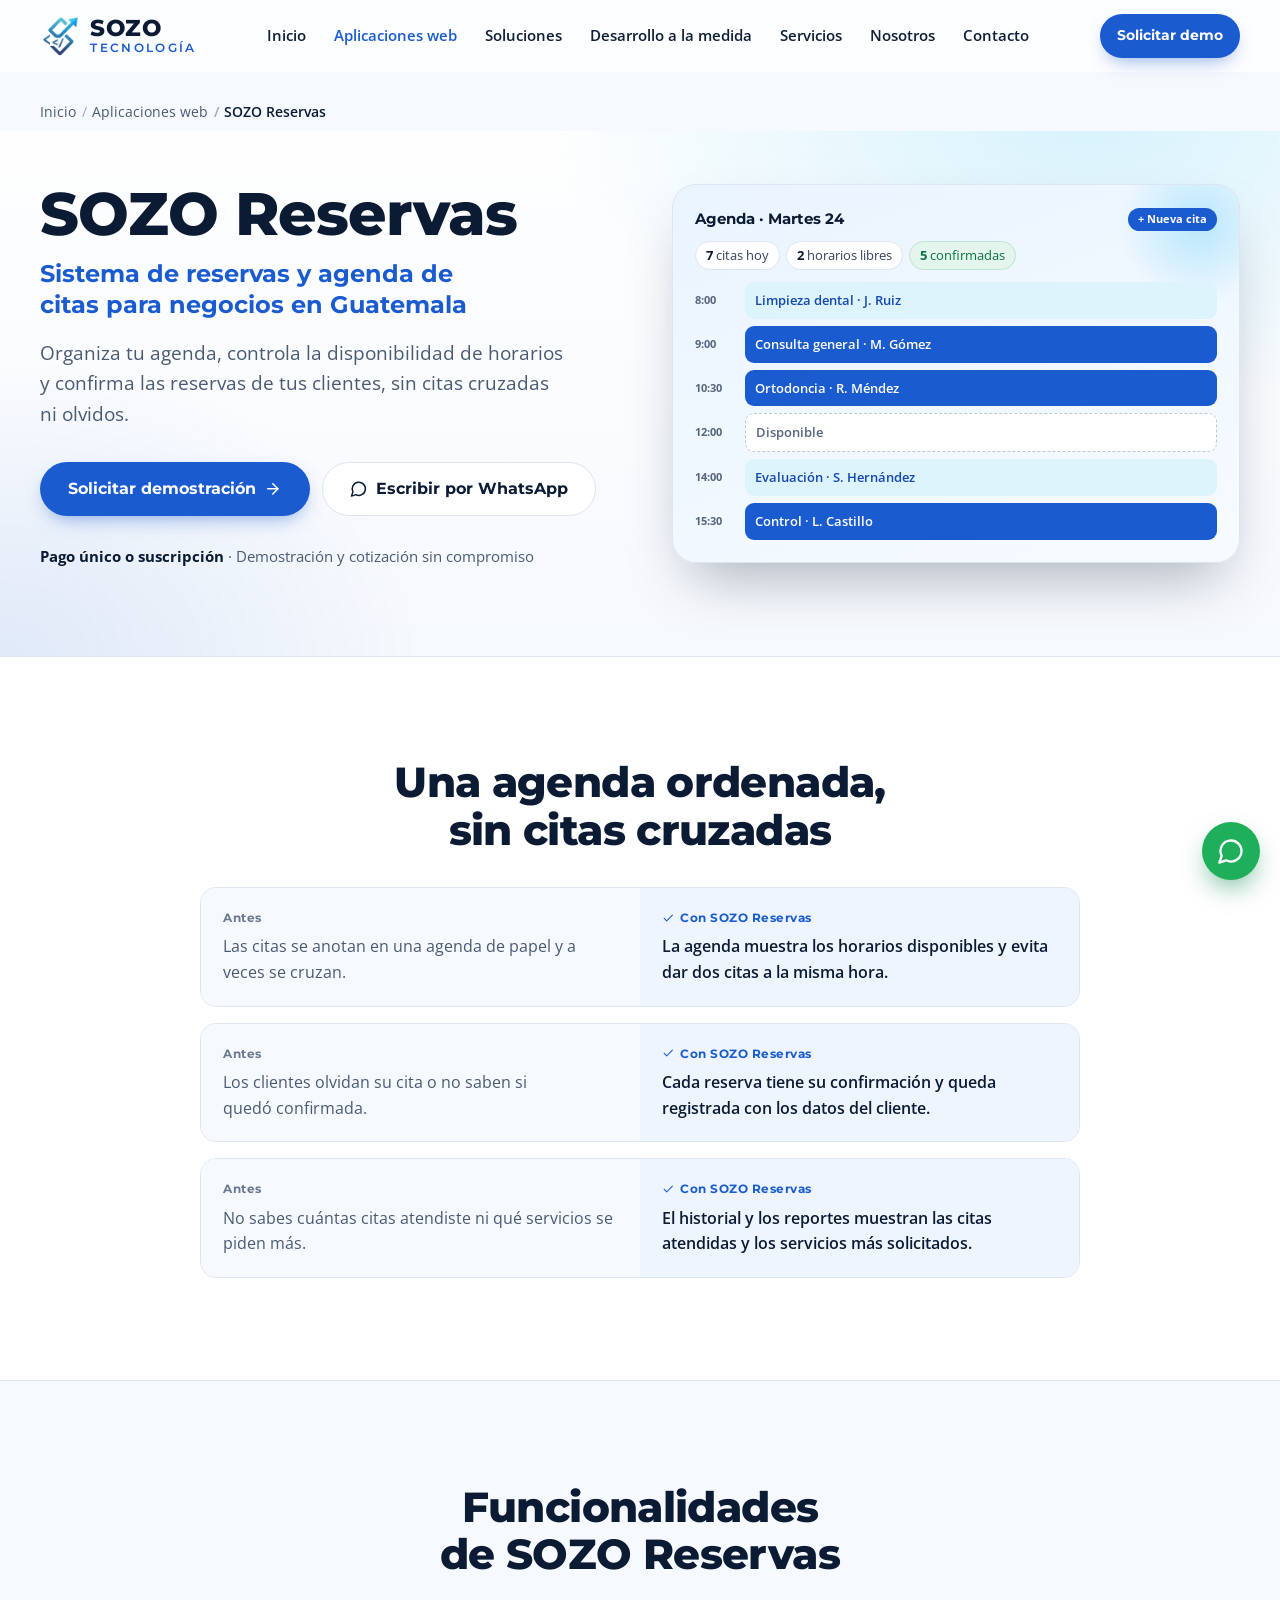
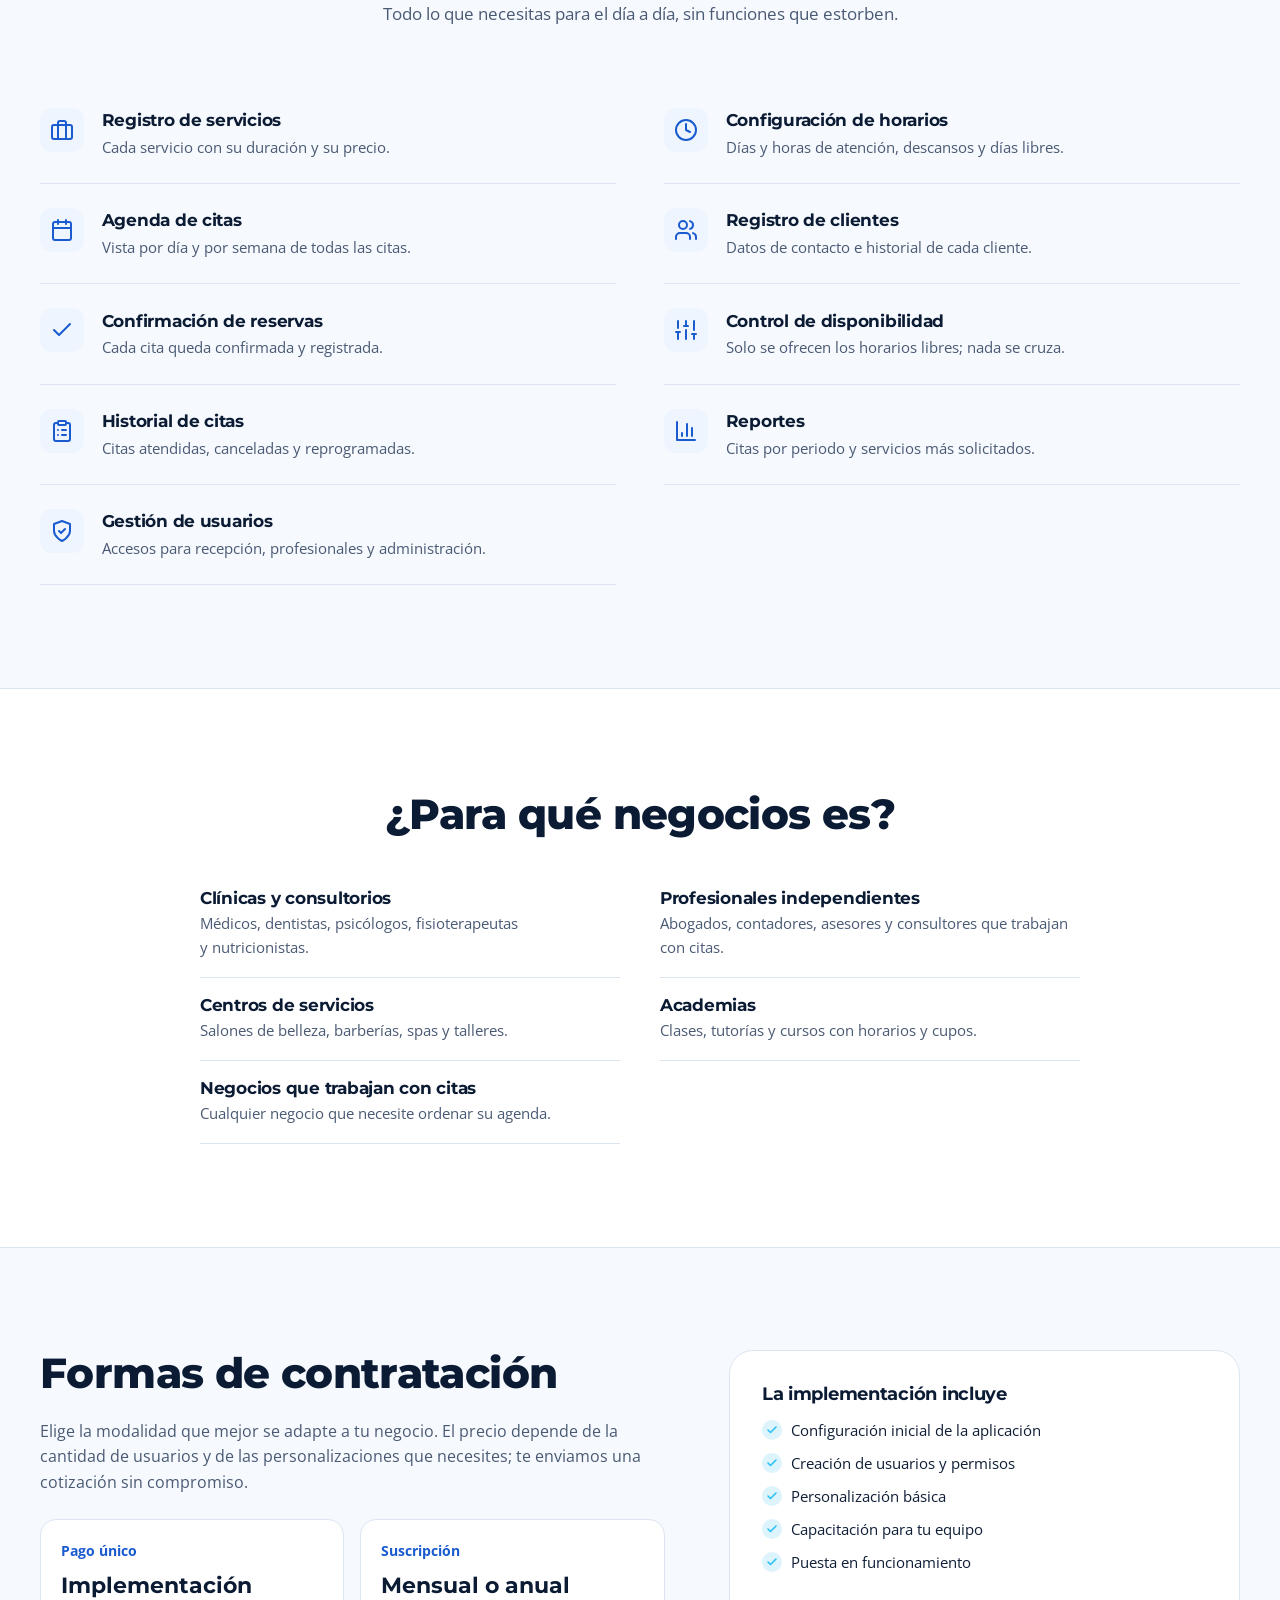
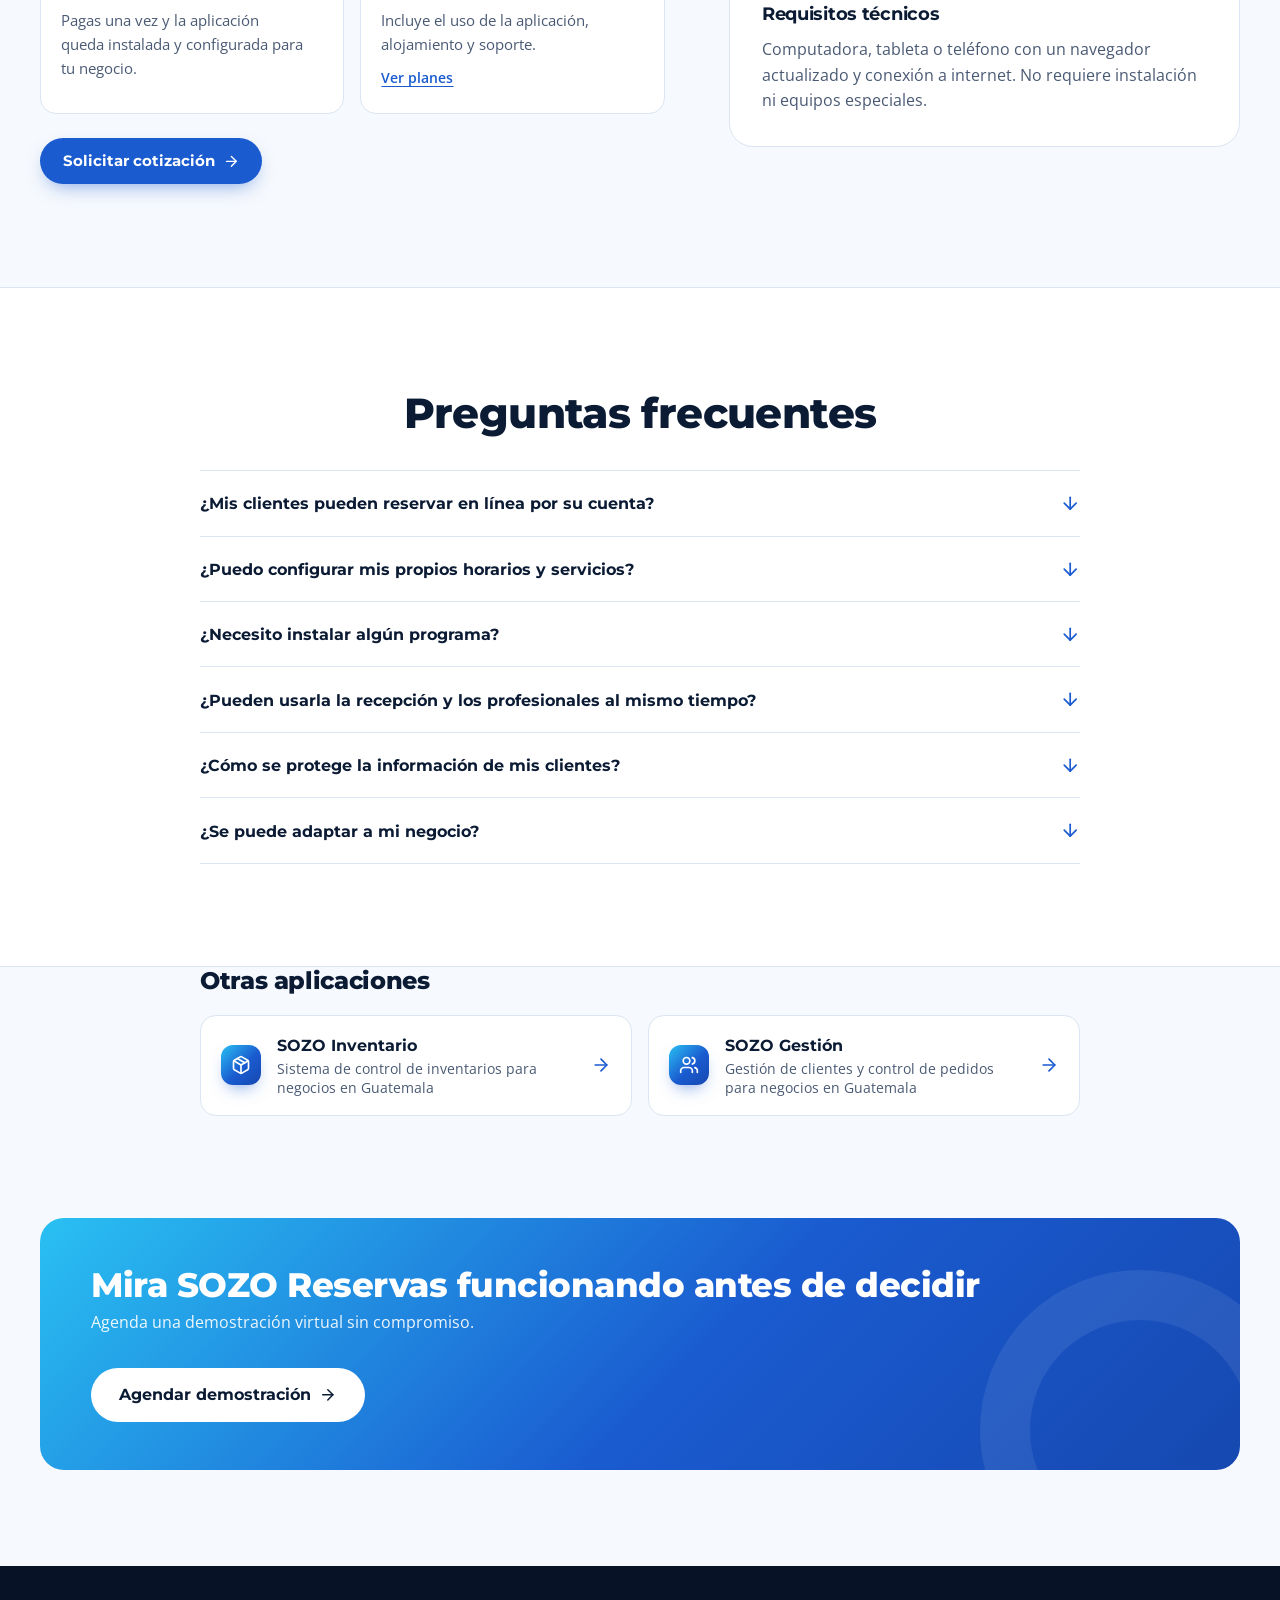
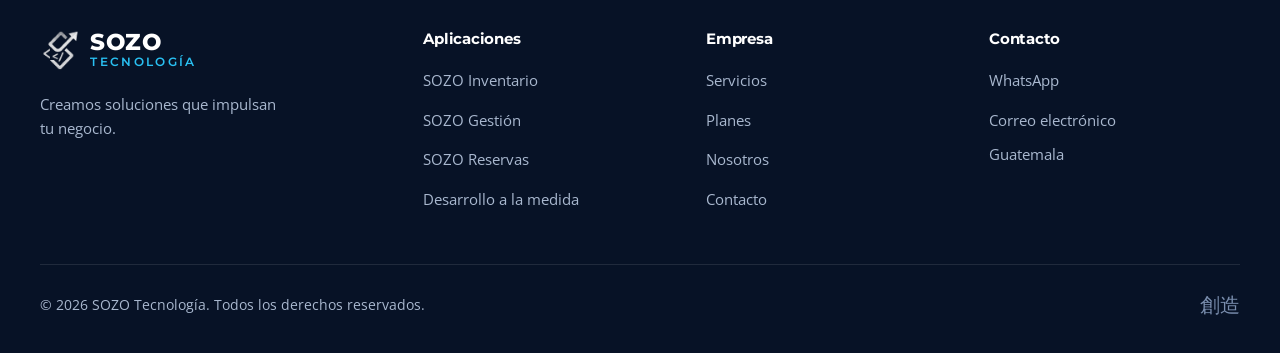
<file: aplicaciones/reservas/index.html>
<!doctype html>
<html lang="es-GT">
<head>
  <meta charset="utf-8">
  <meta name="viewport" content="width=device-width, initial-scale=1">
  <title>SOZO Reservas | Sistema de citas y reservas en Guatemala</title>
  <meta name="description" content="Administra citas, horarios y disponibilidad desde el navegador. Para clínicas, consultorios, academias y profesionales en Guatemala. Implementación y soporte.">
  <link rel="canonical" href="https://sazosoluciones.github.io/sozo-tecnologia/aplicaciones/reservas/">
  <meta name="robots" content="index, follow">
  <meta name="theme-color" content="#FFFFFF">
  <meta property="og:type" content="website">
  <meta property="og:locale" content="es_GT">
  <meta property="og:site_name" content="SOZO Tecnología">
  <meta property="og:url" content="https://sazosoluciones.github.io/sozo-tecnologia/aplicaciones/reservas/">
  <meta property="og:title" content="SOZO Reservas: Sistema de reservas y agenda de citas para negocios en Guatemala">
  <meta property="og:description" content="Administra citas, horarios y disponibilidad desde el navegador. Para clínicas, consultorios, academias y profesionales en Guatemala. Implementación y soporte.">
  <meta property="og:image" content="https://sazosoluciones.github.io/sozo-tecnologia/assets/og-image.jpg">
  <meta property="og:image:width" content="1200">
  <meta property="og:image:height" content="630">
  <meta property="og:image:alt" content="Logo de SOZO Tecnología: aplicaciones web para negocios en Guatemala">
  <meta name="twitter:card" content="summary_large_image">
  <meta name="twitter:title" content="SOZO Reservas | Sistema de citas y reservas en Guatemala">
  <meta name="twitter:description" content="Administra citas, horarios y disponibilidad desde el navegador. Para clínicas, consultorios, academias y profesionales en Guatemala. Implementación y soporte.">
  <meta name="twitter:image" content="https://sazosoluciones.github.io/sozo-tecnologia/assets/og-image.jpg">
  <link rel="icon" href="../../assets/favicon.ico" sizes="any">
  <link rel="icon" type="image/png" sizes="32x32" href="../../assets/favicon-32.png">
  <link rel="apple-touch-icon" href="../../assets/apple-touch-icon.png">
  <link rel="preconnect" href="https://fonts.googleapis.com">
  <link rel="preconnect" href="https://fonts.gstatic.com" crossorigin>
  <link href="https://fonts.googleapis.com/css2?family=Montserrat:wght@600;700;800&family=Open+Sans:wght@400;500;600;700&display=swap" rel="stylesheet">
  <link rel="stylesheet" href="../../styles.css">
  <script>document.documentElement.classList.add("js");</script>
  <script type="application/ld+json">
{
  "@context": "https://schema.org",
  "@graph": [
    {
      "@type": "SoftwareApplication",
      "@id": "https://sazosoluciones.github.io/sozo-tecnologia/aplicaciones/reservas/#aplicacion",
      "name": "SOZO Reservas",
      "description": "Administra citas, horarios y disponibilidad desde el navegador. Para clínicas, consultorios, academias y profesionales en Guatemala. Implementación y soporte.",
      "url": "https://sazosoluciones.github.io/sozo-tecnologia/aplicaciones/reservas/",
      "applicationCategory": "BusinessApplication",
      "operatingSystem": "Navegador web",
      "inLanguage": "es",
      "image": "https://sazosoluciones.github.io/sozo-tecnologia/assets/og-image.jpg",
      "featureList": [
        "Registro de servicios",
        "Configuración de horarios",
        "Agenda de citas",
        "Registro de clientes",
        "Confirmación de reservas",
        "Control de disponibilidad",
        "Historial de citas",
        "Reportes",
        "Gestión de usuarios"
      ],
      "provider": {
        "@id": "https://sazosoluciones.github.io/sozo-tecnologia/#empresa"
      }
    },
    {
      "@type": "ProfessionalService",
      "@id": "https://sazosoluciones.github.io/sozo-tecnologia/#empresa",
      "name": "SOZO Tecnología",
      "url": "https://sazosoluciones.github.io/sozo-tecnologia/",
      "telephone": "+502 5690 7669",
      "email": "sazosolucionesdigitales@gmail.com",
      "areaServed": {
        "@type": "Country",
        "name": "Guatemala"
      }
    },
    {
      "@type": "BreadcrumbList",
      "itemListElement": [
        {
          "@type": "ListItem",
          "position": 1,
          "name": "Inicio",
          "item": "https://sazosoluciones.github.io/sozo-tecnologia/"
        },
        {
          "@type": "ListItem",
          "position": 2,
          "name": "Aplicaciones web",
          "item": "https://sazosoluciones.github.io/sozo-tecnologia/#aplicaciones"
        },
        {
          "@type": "ListItem",
          "position": 3,
          "name": "SOZO Reservas",
          "item": "https://sazosoluciones.github.io/sozo-tecnologia/aplicaciones/reservas/"
        }
      ]
    },
    {
      "@type": "FAQPage",
      "mainEntity": [
        {
          "@type": "Question",
          "name": "¿Mis clientes pueden reservar en línea por su cuenta?",
          "acceptedAnswer": {
            "@type": "Answer",
            "text": "La versión base está pensada para que tu equipo registre, confirme y administre las citas. Si quieres que tus clientes reserven en línea por su cuenta, lo evaluamos como personalización."
          }
        },
        {
          "@type": "Question",
          "name": "¿Puedo configurar mis propios horarios y servicios?",
          "acceptedAnswer": {
            "@type": "Answer",
            "text": "Sí. Defines tus días y horas de atención, los servicios que ofreces y su duración, y la agenda solo muestra los horarios disponibles."
          }
        },
        {
          "@type": "Question",
          "name": "¿Necesito instalar algún programa?",
          "acceptedAnswer": {
            "@type": "Answer",
            "text": "No. SOZO Reservas funciona en el navegador de tu computadora, tableta o teléfono, con conexión a internet."
          }
        },
        {
          "@type": "Question",
          "name": "¿Pueden usarla la recepción y los profesionales al mismo tiempo?",
          "acceptedAnswer": {
            "@type": "Answer",
            "text": "Sí, en los planes Estándar y Profesional. Cada persona tiene su usuario y sus permisos, y todos ven la misma agenda actualizada."
          }
        },
        {
          "@type": "Question",
          "name": "¿Cómo se protege la información de mis clientes?",
          "acceptedAnswer": {
            "@type": "Answer",
            "text": "Cada persona entra con su propio usuario y contraseña, los permisos limitan lo que cada quien puede ver y la información cuenta con copias de seguridad."
          }
        },
        {
          "@type": "Question",
          "name": "¿Se puede adaptar a mi negocio?",
          "acceptedAnswer": {
            "@type": "Answer",
            "text": "Sí. Podemos ajustar campos, reportes o agregar módulos como personalización, y te cotizamos según el alcance."
          }
        }
      ]
    }
  ]
}
  </script>
</head>
<body data-app="reservas">

<!-- Página generada por _build/generar_paginas.py: edita el contenido allí -->
<svg width="0" height="0" style="position:absolute" aria-hidden="true">
  <defs>
    <linearGradient id="g-brand" x1="0" y1="0" x2="1" y2="1"><stop offset="0" stop-color="#29C0F2"/><stop offset="1" stop-color="#1A55C8"/></linearGradient>
  </defs>
  <symbol id="i-package" viewBox="0 0 24 24"><path d="M16.5 9.4 7.55 4.24"/><path d="M21 16V8a2 2 0 0 0-1-1.73l-7-4a2 2 0 0 0-2 0l-7 4A2 2 0 0 0 3 8v8a2 2 0 0 0 1 1.73l7 4a2 2 0 0 0 2 0l7-4A2 2 0 0 0 21 16z"/><polyline points="3.29 7 12 12 20.71 7"/><line x1="12" x2="12" y1="22" y2="12"/></symbol>
  <symbol id="i-users" viewBox="0 0 24 24"><path d="M16 21v-2a4 4 0 0 0-4-4H6a4 4 0 0 0-4 4v2"/><circle cx="9" cy="7" r="4"/><path d="M22 21v-2a4 4 0 0 0-3-3.87"/><path d="M16 3.13a4 4 0 0 1 0 7.75"/></symbol>
  <symbol id="i-calendar" viewBox="0 0 24 24"><rect width="18" height="18" x="3" y="4" rx="2"/><line x1="16" x2="16" y1="2" y2="6"/><line x1="8" x2="8" y1="2" y2="6"/><line x1="3" x2="21" y1="10" y2="10"/></symbol>
  <symbol id="i-cart" viewBox="0 0 24 24"><circle cx="8" cy="21" r="1"/><circle cx="19" cy="21" r="1"/><path d="M2.05 2.05h2l2.66 12.42a2 2 0 0 0 2 1.58h9.78a2 2 0 0 0 1.95-1.57l1.65-7.43H5.12"/></symbol>
  <symbol id="i-clipboard" viewBox="0 0 24 24"><rect width="8" height="4" x="8" y="2" rx="1"/><path d="M16 4h2a2 2 0 0 1 2 2v14a2 2 0 0 1-2 2H6a2 2 0 0 1-2-2V6a2 2 0 0 1 2-2h2"/><path d="M12 11h4"/><path d="M12 16h4"/><path d="M8 11h.01"/><path d="M8 16h.01"/></symbol>
  <symbol id="i-trending" viewBox="0 0 24 24"><polyline points="22 7 13.5 15.5 8.5 10.5 2 17"/><polyline points="16 7 22 7 22 13"/></symbol>
  <symbol id="i-wallet" viewBox="0 0 24 24"><path d="M21 12V7H5a2 2 0 0 1 0-4h14v4"/><path d="M3 5v14a2 2 0 0 0 2 2h16v-5"/><path d="M18 12a2 2 0 0 0 0 4h4v-4Z"/></symbol>
  <symbol id="i-database" viewBox="0 0 24 24"><ellipse cx="12" cy="5" rx="9" ry="3"/><path d="M3 5V19A9 3 0 0 0 21 19V5"/><path d="M3 12A9 3 0 0 0 21 12"/></symbol>
  <symbol id="i-sliders" viewBox="0 0 24 24"><line x1="4" x2="4" y1="21" y2="14"/><line x1="4" x2="4" y1="10" y2="3"/><line x1="12" x2="12" y1="21" y2="12"/><line x1="12" x2="12" y1="8" y2="3"/><line x1="20" x2="20" y1="21" y2="16"/><line x1="20" x2="20" y1="12" y2="3"/><line x1="2" x2="6" y1="14" y2="14"/><line x1="10" x2="14" y1="8" y2="8"/><line x1="18" x2="22" y1="16" y2="16"/></symbol>
  <symbol id="i-monitor" viewBox="0 0 24 24"><rect width="20" height="14" x="2" y="3" rx="2"/><line x1="8" x2="16" y1="21" y2="21"/><line x1="12" x2="12" y1="17" y2="21"/></symbol>
  <symbol id="i-shield" viewBox="0 0 24 24"><path d="M12 22s8-4 8-10V5l-8-3-8 3v7c0 6 8 10 8 10"/><path d="m9 12 2 2 4-4"/></symbol>
  <symbol id="i-zap" viewBox="0 0 24 24"><polygon points="13 2 3 14 12 14 11 22 21 10 12 10 13 2"/></symbol>
  <symbol id="i-headphones" viewBox="0 0 24 24"><path d="M3 14h3a2 2 0 0 1 2 2v3a2 2 0 0 1-2 2H5a2 2 0 0 1-2-2v-7a9 9 0 0 1 18 0v7a2 2 0 0 1-2 2h-1a2 2 0 0 1-2-2v-3a2 2 0 0 1 2-2h3"/></symbol>
  <symbol id="i-cap" viewBox="0 0 24 24"><path d="M22 10v6M2 10l10-5 10 5-10 5z"/><path d="M6 12v5c3 3 9 3 12 0v-5"/></symbol>
  <symbol id="i-wrench" viewBox="0 0 24 24"><path d="M14.7 6.3a1 1 0 0 0 0 1.4l1.6 1.6a1 1 0 0 0 1.4 0l3.77-3.77a6 6 0 0 1-7.94 7.94l-6.91 6.91a2.12 2.12 0 0 1-3-3l6.91-6.91a6 6 0 0 1 7.94-7.94l-3.76 3.76z"/></symbol>
  <symbol id="i-plug" viewBox="0 0 24 24"><path d="M12 22v-5"/><path d="M9 8V2"/><path d="M15 8V2"/><path d="M18 8v5a4 4 0 0 1-4 4h-4a4 4 0 0 1-4-4V8Z"/></symbol>
  <symbol id="i-rocket" viewBox="0 0 24 24"><path d="M4.5 16.5c-1.5 1.26-2 5-2 5s3.74-.5 5-2c.71-.84.7-2.13-.09-2.91a2.18 2.18 0 0 0-2.91-.09z"/><path d="m12 15-3-3a22 22 0 0 1 2-3.95A12.88 12.88 0 0 1 22 2c0 2.72-.78 7.5-6 11a22.35 22.35 0 0 1-4 2z"/><path d="M9 12H4s.55-3.03 2-4c1.62-1.08 5 0 5 0"/><path d="M12 15v5s3.03-.55 4-2c1.08-1.62 0-5 0-5"/></symbol>
  <symbol id="i-pen" viewBox="0 0 24 24"><path d="M12 20h9"/><path d="M16.5 3.5a2.12 2.12 0 0 1 3 3L7 19l-4 1 1-4Z"/></symbol>
  <symbol id="i-check" viewBox="0 0 24 24"><path d="M20 6 9 17l-5-5"/></symbol>
  <symbol id="i-arrow" viewBox="0 0 24 24"><path d="M5 12h14"/><path d="m12 5 7 7-7 7"/></symbol>
  <symbol id="i-chat" viewBox="0 0 24 24"><path d="M7.9 20A9 9 0 1 0 4 16.1L2 22Z"/></symbol>
  <symbol id="i-mail" viewBox="0 0 24 24"><rect width="20" height="16" x="2" y="4" rx="2"/><path d="m22 7-8.97 5.7a1.94 1.94 0 0 1-2.06 0L2 7"/></symbol>
  <symbol id="i-menu" viewBox="0 0 24 24"><line x1="4" x2="20" y1="12" y2="12"/><line x1="4" x2="20" y1="6" y2="6"/><line x1="4" x2="20" y1="18" y2="18"/></symbol>
  <symbol id="i-x" viewBox="0 0 24 24"><path d="M18 6 6 18"/><path d="m6 6 12 12"/></symbol>
  <symbol id="i-chart" viewBox="0 0 24 24"><path d="M3 3v18h18"/><path d="M18 17V9"/><path d="M13 17V5"/><path d="M8 17v-3"/></symbol>
  <symbol id="i-layers" viewBox="0 0 24 24"><path d="m12.83 2.18a2 2 0 0 0-1.66 0L2.6 6.08a1 1 0 0 0 0 1.83l8.58 3.91a2 2 0 0 0 1.66 0l8.58-3.9a1 1 0 0 0 0-1.83Z"/><path d="m22 17.65-9.17 4.16a2 2 0 0 1-1.66 0L2 17.65"/><path d="m22 12.65-9.17 4.16a2 2 0 0 1-1.66 0L2 12.65"/></symbol>
  <symbol id="i-clock" viewBox="0 0 24 24"><circle cx="12" cy="12" r="10"/><polyline points="12 6 12 12 16 14"/></symbol>
  <symbol id="i-pin" viewBox="0 0 24 24"><path d="M20 10c0 6-8 12-8 12s-8-6-8-12a8 8 0 0 1 16 0Z"/><circle cx="12" cy="10" r="3"/></symbol>
  <symbol id="i-briefcase" viewBox="0 0 24 24"><rect width="20" height="14" x="2" y="7" rx="2"/><path d="M16 21V5a2 2 0 0 0-2-2h-4a2 2 0 0 0-2 2v16"/></symbol>
  <symbol id="i-cloud" viewBox="0 0 24 24"><path d="M17.5 19H9a7 7 0 1 1 6.71-9h1.79a4.5 4.5 0 1 1 0 9Z"/></symbol>
  <symbol id="i-code" viewBox="0 0 24 24"><polyline points="16 18 22 12 16 6"/><polyline points="8 6 2 12 8 18"/></symbol>
</svg>

<a class="skip-link" href="#contenido">Saltar al contenido</a>

<header class="site-header" id="top">
  <div class="container header-inner">
    <a class="brand" href="../../" aria-label="SOZO Tecnología, ir al inicio">
      <img src="../../assets/sozo-mark-96.png" alt="" width="40" height="40">
      <span class="brand-text">
        <span class="brand-name">SOZO</span>
        <span class="brand-sub">Tecnología</span>
      </span>
    </a>

    <nav class="main-nav" id="main-nav" aria-label="Principal">
      <ul>
        <li><a href="../../">Inicio</a></li>
        <li><a class="active" href="../../#aplicaciones">Aplicaciones web</a></li>
        <li><a href="../../#soluciones">Soluciones</a></li>
        <li><a href="../../#personalizado">Desarrollo a la medida</a></li>
        <li><a href="../../#servicios">Servicios</a></li>
        <li><a href="../../#nosotros">Nosotros</a></li>
        <li><a href="../../#contacto">Contacto</a></li>
      </ul>
      <a class="btn btn-primary nav-cta-mobile" href="../../?solicitud=demo&amp;app=reservas#contacto">Solicitar demostración</a>
    </nav>

    <div class="header-actions">
      <a class="btn btn-primary btn-sm header-cta" href="../../?solicitud=demo&amp;app=reservas#contacto">Solicitar demo</a>
      <button class="nav-toggle" type="button" aria-expanded="false" aria-controls="main-nav" aria-label="Abrir menú">
        <svg class="icon"><use href="#i-menu"/></svg>
      </button>
    </div>
  </div>
</header>

<main id="contenido">
  <nav class="breadcrumb container" aria-label="Ruta de navegación">
    <ol>
      <li><a href="../../">Inicio</a></li>
      <li><a href="../../#aplicaciones">Aplicaciones web</a></li>
      <li aria-current="page">SOZO Reservas</li>
    </ol>
  </nav>

  <section class="app-hero">
    <div class="hero-bg" aria-hidden="true"></div>
    <div class="container app-hero-grid">
      <div class="app-hero-copy">
        <h1><span class="h1-name">SOZO Reservas</span> <span class="h1-sub">Sistema de reservas y agenda de citas para negocios en Guatemala</span></h1>
        <p class="lead">Organiza tu agenda, controla la disponibilidad de horarios y confirma las reservas de tus clientes, sin citas cruzadas ni olvidos.</p>
        <div class="hero-ctas">
          <a class="btn btn-primary btn-lg" href="../../?solicitud=demo&amp;app=reservas#contacto">Solicitar demostración <svg class="icon" aria-hidden="true"><use href="#i-arrow"/></svg></a>
          <a class="btn btn-ghost btn-lg js-wa" href="https://wa.me/50256907669" target="_blank" rel="noopener"><svg class="icon" aria-hidden="true"><use href="#i-chat"/></svg> Escribir por WhatsApp</a>
        </div>
        <p class="price-line"><strong>Pago único o suscripción</strong> · Demostración y cotización sin compromiso</p>
      </div>
      <div class="app-hero-visual">
<div class="app-shot lg shot-booking" aria-hidden="true">
  <div class="s-head"><b>Agenda · Martes 24</b><span class="s-btn">+ Nueva cita</span></div>
  <div class="s-chips"><span><b>7</b> citas hoy</span><span><b>2</b> horarios libres</span><span class="okc"><b>5</b> confirmadas</span></div>
  <div class="s-agenda">
    <div><time>8:00</time><i class="c2">Limpieza dental · J. Ruiz</i></div>
    <div><time>9:00</time><i class="c1">Consulta general · M. Gómez</i></div>
    <div><time>10:30</time><i class="c1">Ortodoncia · R. Méndez</i></div>
    <div><time>12:00</time><i class="free">Disponible</i></div>
    <div><time>14:00</time><i class="c2">Evaluación · S. Hernández</i></div>
    <div><time>15:30</time><i class="c1">Control · L. Castillo</i></div>
  </div>
</div>
      </div>
    </div>
  </section>

  <section class="section section-white" aria-labelledby="t-problema">
    <div class="container narrow">
      <h2 id="t-problema">Una agenda ordenada, sin citas cruzadas</h2>
      <ul class="compare">
        <li class="compare-row">
          <p class="before"><span class="tag-before">Antes</span>Las citas se anotan en una agenda de papel y a veces se cruzan.</p>
          <p class="after"><span class="tag-after"><svg class="icon" aria-hidden="true"><use href="#i-check"/></svg>Con SOZO Reservas</span>La agenda muestra los horarios disponibles y evita dar dos citas a la misma hora.</p>
        </li>
        <li class="compare-row">
          <p class="before"><span class="tag-before">Antes</span>Los clientes olvidan su cita o no saben si quedó confirmada.</p>
          <p class="after"><span class="tag-after"><svg class="icon" aria-hidden="true"><use href="#i-check"/></svg>Con SOZO Reservas</span>Cada reserva tiene su confirmación y queda registrada con los datos del cliente.</p>
        </li>
        <li class="compare-row">
          <p class="before"><span class="tag-before">Antes</span>No sabes cuántas citas atendiste ni qué servicios se piden más.</p>
          <p class="after"><span class="tag-after"><svg class="icon" aria-hidden="true"><use href="#i-check"/></svg>Con SOZO Reservas</span>El historial y los reportes muestran las citas atendidas y los servicios más solicitados.</p>
        </li>
      </ul>
    </div>
  </section>

  <section class="section" aria-labelledby="t-funciones">
    <div class="container">
      <div class="section-head">
        <h2 id="t-funciones">Funcionalidades de SOZO Reservas</h2>
        <p>Todo lo que necesitas para el día a día, sin funciones que estorben.</p>
      </div>
      <ul class="service-grid">
        <li class="service"><svg class="icon" aria-hidden="true"><use href="#i-briefcase"/></svg><h3>Registro de servicios</h3><p>Cada servicio con su duración y su precio.</p></li>
        <li class="service"><svg class="icon" aria-hidden="true"><use href="#i-clock"/></svg><h3>Configuración de horarios</h3><p>Días y horas de atención, descansos y días libres.</p></li>
        <li class="service"><svg class="icon" aria-hidden="true"><use href="#i-calendar"/></svg><h3>Agenda de citas</h3><p>Vista por día y por semana de todas las citas.</p></li>
        <li class="service"><svg class="icon" aria-hidden="true"><use href="#i-users"/></svg><h3>Registro de clientes</h3><p>Datos de contacto e historial de cada cliente.</p></li>
        <li class="service"><svg class="icon" aria-hidden="true"><use href="#i-check"/></svg><h3>Confirmación de reservas</h3><p>Cada cita queda confirmada y registrada.</p></li>
        <li class="service"><svg class="icon" aria-hidden="true"><use href="#i-sliders"/></svg><h3>Control de disponibilidad</h3><p>Solo se ofrecen los horarios libres; nada se cruza.</p></li>
        <li class="service"><svg class="icon" aria-hidden="true"><use href="#i-clipboard"/></svg><h3>Historial de citas</h3><p>Citas atendidas, canceladas y reprogramadas.</p></li>
        <li class="service"><svg class="icon" aria-hidden="true"><use href="#i-chart"/></svg><h3>Reportes</h3><p>Citas por periodo y servicios más solicitados.</p></li>
        <li class="service"><svg class="icon" aria-hidden="true"><use href="#i-shield"/></svg><h3>Gestión de usuarios</h3><p>Accesos para recepción, profesionales y administración.</p></li>
      </ul>
    </div>
  </section>

  <section class="section section-white" aria-labelledby="t-para">
    <div class="container narrow">
      <h2 id="t-para">¿Para qué negocios es?</h2>
      <ul class="audience">
        <li><h3>Clínicas y consultorios</h3><p>Médicos, dentistas, psicólogos, fisioterapeutas y nutricionistas.</p></li>
        <li><h3>Profesionales independientes</h3><p>Abogados, contadores, asesores y consultores que trabajan con citas.</p></li>
        <li><h3>Centros de servicios</h3><p>Salones de belleza, barberías, spas y talleres.</p></li>
        <li><h3>Academias</h3><p>Clases, tutorías y cursos con horarios y cupos.</p></li>
        <li><h3>Negocios que trabajan con citas</h3><p>Cualquier negocio que necesite ordenar su agenda.</p></li>
      </ul>
    </div>
  </section>

  <section class="section" aria-labelledby="t-precio">
    <div class="container price-grid">
      <div>
        <h2 id="t-precio">Formas de contratación</h2>
        <p class="muted">Elige la modalidad que mejor se adapte a tu negocio. El precio depende de la cantidad de usuarios y de las personalizaciones que necesites; te enviamos una cotización sin compromiso.</p>
        <div class="price-boxes">
          <div class="price-box">
            <span>Pago único</span>
            <b>Implementación</b>
            <p>Pagas una vez y la aplicación queda instalada y configurada para tu negocio.</p>
          </div>
          <div class="price-box">
            <span>Suscripción</span>
            <b>Mensual o anual</b>
            <p>Incluye el uso de la aplicación, alojamiento y soporte.</p>
            <a href="../../#planes">Ver planes</a>
          </div>
        </div>
        <a class="btn btn-primary" href="../../?solicitud=cotizacion&amp;app=reservas#contacto">Solicitar cotización <svg class="icon" aria-hidden="true"><use href="#i-arrow"/></svg></a>
      </div>
      <div class="price-details">
        <div>
          <h3>La implementación incluye</h3>
          <ul class="check-list">
            <li>Configuración inicial de la aplicación</li>
            <li>Creación de usuarios y permisos</li>
            <li>Personalización básica</li>
            <li>Capacitación para tu equipo</li>
            <li>Puesta en funcionamiento</li>
          </ul>
        </div>
        <div>
          <h3>Requisitos técnicos</h3>
          <p>Computadora, tableta o teléfono con un navegador actualizado y conexión a internet. No requiere instalación ni equipos especiales.</p>
        </div>
      </div>
    </div>
  </section>

  <section class="section section-white" aria-labelledby="t-faq">
    <div class="container narrow">
      <h2 id="t-faq">Preguntas frecuentes</h2>
      <div class="faq">
        <details class="faq-item">
          <summary>¿Mis clientes pueden reservar en línea por su cuenta?<svg class="icon faq-chev" aria-hidden="true"><use href="#i-arrow"/></svg></summary>
          <p>La versión base está pensada para que tu equipo registre, confirme y administre las citas. Si quieres que tus clientes reserven en línea por su cuenta, lo evaluamos como personalización.</p>
        </details>
        <details class="faq-item">
          <summary>¿Puedo configurar mis propios horarios y servicios?<svg class="icon faq-chev" aria-hidden="true"><use href="#i-arrow"/></svg></summary>
          <p>Sí. Defines tus días y horas de atención, los servicios que ofreces y su duración, y la agenda solo muestra los horarios disponibles.</p>
        </details>
        <details class="faq-item">
          <summary>¿Necesito instalar algún programa?<svg class="icon faq-chev" aria-hidden="true"><use href="#i-arrow"/></svg></summary>
          <p>No. SOZO Reservas funciona en el navegador de tu computadora, tableta o teléfono, con conexión a internet.</p>
        </details>
        <details class="faq-item">
          <summary>¿Pueden usarla la recepción y los profesionales al mismo tiempo?<svg class="icon faq-chev" aria-hidden="true"><use href="#i-arrow"/></svg></summary>
          <p>Sí, en los planes Estándar y Profesional. Cada persona tiene su usuario y sus permisos, y todos ven la misma agenda actualizada.</p>
        </details>
        <details class="faq-item">
          <summary>¿Cómo se protege la información de mis clientes?<svg class="icon faq-chev" aria-hidden="true"><use href="#i-arrow"/></svg></summary>
          <p>Cada persona entra con su propio usuario y contraseña, los permisos limitan lo que cada quien puede ver y la información cuenta con copias de seguridad.</p>
        </details>
        <details class="faq-item">
          <summary>¿Se puede adaptar a mi negocio?<svg class="icon faq-chev" aria-hidden="true"><use href="#i-arrow"/></svg></summary>
          <p>Sí. Podemos ajustar campos, reportes o agregar módulos como personalización, y te cotizamos según el alcance.</p>
        </details>
      </div>
    </div>
  </section>

  <section class="section other-apps" aria-labelledby="t-otras">
    <div class="container narrow">
      <h2 id="t-otras">Otras aplicaciones</h2>
      <div class="other-list">
        <a class="other-app" href="../../aplicaciones/inventario/">
          <span class="icon-badge sm"><svg class="icon" aria-hidden="true"><use href="#i-package"/></svg></span>
          <span><b>SOZO Inventario</b><small>Sistema de control de inventarios para negocios en Guatemala</small></span>
          <svg class="icon other-arrow" aria-hidden="true"><use href="#i-arrow"/></svg>
        </a>
        <a class="other-app" href="../../aplicaciones/gestion/">
          <span class="icon-badge sm"><svg class="icon" aria-hidden="true"><use href="#i-users"/></svg></span>
          <span><b>SOZO Gestión</b><small>Gestión de clientes y control de pedidos para negocios en Guatemala</small></span>
          <svg class="icon other-arrow" aria-hidden="true"><use href="#i-arrow"/></svg>
        </a>
      </div>
    </div>
  </section>

  <section class="cta-band" aria-labelledby="t-cta">
    <div class="container cta-inner">
      <div>
        <h2 id="t-cta">Mira SOZO Reservas funcionando antes de decidir</h2>
        <p>Agenda una demostración virtual sin compromiso.</p>
      </div>
      <a class="btn btn-light btn-lg" href="../../?solicitud=demo&amp;app=reservas#contacto">Agendar demostración <svg class="icon" aria-hidden="true"><use href="#i-arrow"/></svg></a>
    </div>
  </section>
</main>

<footer class="site-footer">
  <div class="container footer-grid">
    <div class="footer-brand">
      <a class="brand brand-light" href="../../" aria-label="SOZO Tecnología, ir al inicio">
        <img src="../../assets/sozo-mark-white-96.png" alt="" width="40" height="40" loading="lazy" decoding="async">
        <span class="brand-text"><span class="brand-name">SOZO</span><span class="brand-sub">Tecnología</span></span>
      </a>
      <p>Creamos soluciones que impulsan tu negocio.</p>
    </div>
    <nav aria-label="Aplicaciones">
      <h3>Aplicaciones</h3>
      <ul>
        <li><a href="../../aplicaciones/inventario/">SOZO Inventario</a></li>
        <li><a href="../../aplicaciones/gestion/">SOZO Gestión</a></li>
        <li><a href="../../aplicaciones/reservas/">SOZO Reservas</a></li>
        <li><a href="../../#personalizado">Desarrollo a la medida</a></li>
      </ul>
    </nav>
    <nav aria-label="Empresa">
      <h3>Empresa</h3>
      <ul>
        <li><a href="../../#servicios">Servicios</a></li>
        <li><a href="../../#planes">Planes</a></li>
        <li><a href="../../#nosotros">Nosotros</a></li>
        <li><a href="../../#contacto">Contacto</a></li>
      </ul>
    </nav>
    <div>
      <h3>Contacto</h3>
      <ul>
        <li><a class="js-wa" href="https://wa.me/50256907669" target="_blank" rel="noopener">WhatsApp</a></li>
        <li><a class="js-mail" href="mailto:sazosolucionesdigitales@gmail.com">Correo electrónico</a></li>
        <li>Guatemala</li>
      </ul>
    </div>
  </div>
  <div class="container footer-bottom">
    <p>© <span id="year">2026</span> SOZO Tecnología. Todos los derechos reservados.</p>
    <p lang="ja" class="footer-kanji">創造</p>
  </div>
</footer>

<a class="wa-float js-wa" href="https://wa.me/50256907669" target="_blank" rel="noopener" aria-label="Escríbenos por WhatsApp">
  <svg class="icon"><use href="#i-chat"/></svg>
</a>

<script src="../../script.js"></script>
</body>
</html>
</file>
<file: styles.css>
/* =========================================================
   SOZO Tecnología: hoja de estilos
   Colores tomados del logotipo: cian → azul → azul marino
   ========================================================= */
:root {
  --navy-950: #071226;
  --navy-900: #0B1B34;
  --navy-800: #13284A;
  --navy-700: #1D3763;
  --blue-700: #1648B0;
  --blue-600: #1A5BD0;   /* primario: 5.6:1 sobre blanco */
  --blue-500: #2B79E6;
  --cyan-400: #29C0F2;
  --cyan-100: #DDF4FD;
  --blue-50:  #EEF5FF;

  --bg: #F6F9FD;
  --surface: #FFFFFF;
  --text: #0F1E36;
  --text-muted: #4A5A74;  /* 7:1 sobre blanco */
  --border: #DCE5F1;
  --ok: #0B7343;
  --warn: #9A4508;
  --danger: #C62828;

  --grad-brand: linear-gradient(135deg, var(--cyan-400) 0%, var(--blue-600) 55%, var(--blue-700) 100%);
  --grad-text: linear-gradient(100deg, var(--blue-500) 0%, var(--cyan-400) 100%);

  --font-head: "Montserrat", system-ui, sans-serif;
  --font-body: "Open Sans", system-ui, sans-serif;

  --radius-sm: 10px;
  --radius: 16px;
  --radius-lg: 24px;
  --shadow-sm: 0 1px 2px rgba(11, 27, 52, .06), 0 2px 8px rgba(11, 27, 52, .04);
  --shadow: 0 10px 30px -12px rgba(11, 27, 52, .18), 0 2px 6px rgba(11, 27, 52, .05);
  --shadow-lg: 0 30px 60px -20px rgba(11, 27, 52, .35);

  --ease: cubic-bezier(.22, 1, .36, 1);
  --header-h: 72px;
}

*, *::before, *::after { box-sizing: border-box; }
html { scroll-behavior: smooth; scroll-padding-top: calc(var(--header-h) + 12px); -webkit-text-size-adjust: 100%; }
body {
  margin: 0;
  font-family: var(--font-body);
  font-size: 1rem;
  line-height: 1.6;
  color: var(--text);
  background: var(--bg);
  -webkit-font-smoothing: antialiased;
  overflow-x: hidden;
}
img { max-width: 100%; display: block; }
h1, h2, h3 { font-family: var(--font-head); line-height: 1.15; margin: 0 0 .5em; letter-spacing: -.015em; color: var(--navy-900); text-wrap: balance; }
h1 { font-size: clamp(2.25rem, 4.6vw + .6rem, 3.75rem); font-weight: 800; }
h2 { font-size: clamp(1.75rem, 2.4vw + .8rem, 2.6rem); font-weight: 800; }
h3 { font-size: 1.15rem; font-weight: 700; }
p { margin: 0 0 1em; text-wrap: pretty; }
a { color: var(--blue-600); }
button { font: inherit; }
ul, ol { margin: 0; padding: 0; list-style: none; }

.container { width: min(1200px, 100% - 2.5rem); margin-inline: auto; }
@media (max-width: 480px) { .container { width: calc(100% - 2rem); } }

.icon { width: 1.25em; height: 1.25em; fill: none; stroke: currentColor; stroke-width: 2; stroke-linecap: round; stroke-linejoin: round; flex: none; }

.skip-link { position: absolute; left: 1rem; top: -100px; z-index: 200; background: var(--navy-900); color: #fff; padding: .75rem 1rem; border-radius: var(--radius-sm); }
.skip-link:focus { top: 1rem; }

:focus-visible { outline: 3px solid var(--cyan-400); outline-offset: 3px; border-radius: 6px; }

.eyebrow {
  display: inline-flex; align-items: center; gap: .6rem;
  font-family: var(--font-head); font-weight: 700; font-size: .8rem;
  letter-spacing: .12em; text-transform: uppercase; color: var(--blue-600);
  margin-bottom: 1rem;
}
.accent { color: var(--blue-600); }
.lead strong { color: var(--navy-900); font-weight: 700; }
::selection { background: var(--cyan-100); color: var(--navy-900); }
html { scrollbar-color: #B7C6DC var(--bg); accent-color: var(--blue-600); }
input, textarea { caret-color: var(--blue-600); }
.price, .plan-price, .tier b, .d-price b, .mock-kpis b { font-variant-numeric: tabular-nums; }
a { text-underline-offset: .2em; }
.muted { color: var(--text-muted); }
.small { font-size: .875rem; }

/* ---------- Botones ---------- */
.btn {
  --pad-y: .8rem; --pad-x: 1.35rem;
  display: inline-flex; align-items: center; justify-content: center; gap: .5rem;
  min-height: 46px; padding: var(--pad-y) var(--pad-x);
  border-radius: 999px; border: 1.5px solid transparent;
  font-family: var(--font-head); font-weight: 700; font-size: .95rem; line-height: 1.2;
  text-decoration: none; cursor: pointer; white-space: nowrap;
  transition: transform .2s var(--ease), box-shadow .2s var(--ease), background-color .2s, color .2s, border-color .2s;
}
.btn .icon { width: 1.1em; height: 1.1em; transition: transform .2s var(--ease); }
.btn:hover .icon { transform: translateX(3px); }
.btn:active { transform: translateY(1px) scale(.98); }
.btn-sm { --pad-y: .55rem; --pad-x: 1rem; min-height: 44px; font-size: .875rem; }
.btn-lg { --pad-y: 1rem; --pad-x: 1.7rem; min-height: 54px; font-size: 1rem; }
.btn-block { width: 100%; }
.btn-primary { background: var(--blue-600); color: #fff; box-shadow: 0 8px 20px -8px rgba(26, 91, 208, .6); }
.btn-primary:hover { background: var(--blue-700); box-shadow: 0 12px 26px -8px rgba(26, 91, 208, .7); transform: translateY(-1px); }
.btn-ghost { background: var(--surface); color: var(--navy-900); border-color: var(--border); }
.btn-ghost:hover { border-color: var(--blue-600); color: var(--blue-600); }
.btn-light { background: #fff; color: var(--navy-900); }
.btn-light:hover { background: var(--cyan-100); transform: translateY(-1px); }
.btn-link { background: none; border: 0; color: var(--blue-600); padding-inline: .25rem; box-shadow: none; }
.btn-link:hover { color: var(--blue-700); text-decoration: underline; }

/* ---------- Encabezado ---------- */
.site-header {
  position: sticky; top: 0; z-index: 100; height: var(--header-h);
  background: rgba(255, 255, 255, .82);
  backdrop-filter: saturate(160%) blur(14px); -webkit-backdrop-filter: saturate(160%) blur(14px);
  border-bottom: 1px solid transparent;
  transition: border-color .25s, box-shadow .25s;
}
.site-header.scrolled { border-color: var(--border); box-shadow: 0 4px 20px -12px rgba(11, 27, 52, .2); }
.header-inner { height: 100%; display: flex; align-items: center; justify-content: space-between; gap: 1.5rem; }

.brand { display: inline-flex; align-items: center; gap: .65rem; text-decoration: none; color: var(--navy-900); }
.brand img { width: 40px; height: 40px; object-fit: contain; }
.brand-text { display: flex; flex-direction: column; line-height: 1; }
.brand-name { font-family: var(--font-head); font-weight: 800; font-size: 1.45rem; letter-spacing: .02em; }
.brand-sub { font-family: var(--font-head); font-weight: 600; font-size: .72rem; letter-spacing: .2em; text-transform: uppercase; color: var(--blue-600); margin-top: 3px; }
.brand-light { color: #fff; }
.brand-light .brand-sub { color: var(--cyan-400); }

.main-nav ul { display: flex; gap: .25rem; }
.main-nav a:not(.btn) {
  display: block; padding: .55rem .75rem; border-radius: 999px;
  color: var(--text); text-decoration: none; font-weight: 600; font-size: .92rem;
  transition: color .2s, background-color .2s;
}
.main-nav a:not(.btn):hover { color: var(--blue-600); background: var(--blue-50); }
.main-nav a.active { color: var(--blue-600); }
.nav-cta-mobile { display: none; }
.header-actions { display: flex; align-items: center; gap: .5rem; }
.nav-toggle { display: none; width: 46px; height: 46px; border-radius: 12px; border: 1px solid var(--border); background: #fff; color: var(--navy-900); cursor: pointer; align-items: center; justify-content: center; }
.nav-toggle .icon { width: 22px; height: 22px; }

@media (max-width: 1100px) {
  .main-nav a:not(.btn) { padding: .5rem .55rem; font-size: .88rem; }
}
@media (max-width: 1000px) {
  .nav-toggle { display: inline-flex; }
  .main-nav {
    position: fixed; inset: var(--header-h) 0 auto 0;
    background: #fff; border-bottom: 1px solid var(--border);
    padding: 1rem 1.25rem 1.5rem; box-shadow: var(--shadow);
    max-height: calc(100dvh - var(--header-h)); overflow-y: auto;
    opacity: 0; visibility: hidden; transform: translateY(-8px);
    transition: opacity .2s, transform .25s var(--ease), visibility 0s .25s;
  }
  .main-nav.open { opacity: 1; visibility: visible; transform: none; transition: opacity .2s, transform .25s var(--ease); }
  .main-nav ul { flex-direction: column; gap: 0; }
  .main-nav a:not(.btn) { padding: .9rem .5rem; font-size: 1.05rem; border-radius: 10px; border-bottom: 1px solid var(--border); }
  .nav-cta-mobile { display: flex; width: 100%; margin-top: 1rem; }
}
@media (max-width: 560px) { .header-cta { display: none; } }

/* ---------- Hero ---------- */
.hero { position: relative; padding: clamp(3rem, 7vw, 6rem) 0 clamp(4rem, 8vw, 7rem); overflow: hidden; }
.hero-bg {
  position: absolute; inset: 0; z-index: -1;
  background:
    radial-gradient(900px 500px at 85% 10%, rgba(41, 192, 242, .18), transparent 60%),
    radial-gradient(700px 500px at 0% 100%, rgba(26, 91, 208, .10), transparent 60%),
    linear-gradient(180deg, #fff 0%, var(--bg) 100%);
}
.hero-grid { display: grid; grid-template-columns: 1.05fr 1fr; gap: clamp(2rem, 5vw, 4.5rem); align-items: center; }
.hero h1 { margin-bottom: 1.25rem; }
.lead { font-size: clamp(1.05rem, .6vw + .9rem, 1.2rem); color: var(--text-muted); max-width: 58ch; }
.hero-ctas { display: flex; flex-wrap: wrap; gap: .75rem; margin: 2rem 0 1.75rem; }
.hero-points { display: flex; flex-wrap: wrap; gap: .5rem 1.5rem; color: var(--text-muted); font-size: .92rem; font-weight: 600; }
.hero-points li { display: inline-flex; align-items: center; gap: .45rem; }
.hero-points .icon { color: var(--ok); width: 1.1em; height: 1.1em; }

/* Maqueta del panel */
.hero-visual { position: relative; padding: 1.5rem 0; }
.mock-window {
  background: #fff; border-radius: 18px; border: 1px solid var(--border);
  box-shadow: var(--shadow-lg); overflow: hidden; font-size: 12px;
}
.mock-main { transform: perspective(1400px) rotateY(-6deg) rotateX(3deg); transform-origin: left center; }
.mock-bar { display: flex; align-items: center; gap: 6px; padding: 10px 14px; background: #F2F6FB; border-bottom: 1px solid var(--border); }
.mock-bar span { width: 10px; height: 10px; border-radius: 50%; background: #D5DEEA; }
.mock-bar em { margin-left: 10px; font-style: normal; color: #56667F; font-size: 11px; background: #fff; padding: 2px 10px; border-radius: 6px; border: 1px solid var(--border); }
.mock-body { display: grid; grid-template-columns: 54px 1fr; min-height: 330px; }
.mock-side { background: var(--navy-900); display: flex; flex-direction: column; align-items: center; gap: 14px; padding: 14px 0; }
.mock-side img { width: 26px; height: 26px; object-fit: contain; margin-bottom: 6px; }
.mock-side i { width: 22px; height: 22px; border-radius: 7px; background: rgba(255, 255, 255, .12); }
.mock-side i.on { background: var(--grad-brand); }
.mock-content { padding: 16px; display: grid; gap: 12px; }
.mock-kpis { display: grid; grid-template-columns: repeat(3, 1fr); gap: 10px; }
.mock-kpis div { border: 1px solid var(--border); border-radius: 12px; padding: 10px; display: grid; gap: 2px; }
.mock-kpis small { color: #56667F; font-size: 10px; }
.mock-kpis b { font-family: var(--font-head); font-size: 17px; color: var(--navy-900); }
.mock-kpis span { font-size: 10px; font-weight: 700; }
.up { color: var(--ok); } .warn { color: var(--warn); }
.mock-chart { border: 1px solid var(--border); border-radius: 12px; padding: 12px; height: 120px; }
.bars { height: 100%; display: flex; align-items: flex-end; gap: 8%; }
.bars i { flex: 1; height: var(--h); border-radius: 6px 6px 2px 2px; background: linear-gradient(180deg, var(--cyan-400), var(--blue-600)); opacity: .9; transform-origin: bottom; animation: grow 1s var(--ease) both; }
.bars i:nth-child(odd) { opacity: .55; }
.bars i:nth-child(2) { animation-delay: .05s } .bars i:nth-child(3) { animation-delay: .1s } .bars i:nth-child(4) { animation-delay: .15s }
.bars i:nth-child(5) { animation-delay: .2s } .bars i:nth-child(6) { animation-delay: .25s } .bars i:nth-child(7) { animation-delay: .3s } .bars i:nth-child(8) { animation-delay: .35s }
@keyframes grow { from { transform: scaleY(0); } }
.mock-rows { display: grid; gap: 6px; }
.mock-rows div { display: flex; align-items: center; gap: 8px; padding: 8px 10px; border-radius: 10px; background: #F6F9FD; color: #33435E; }
.mock-rows em { margin-left: auto; font-style: normal; font-weight: 700; color: var(--navy-900); }
.dot { width: 8px; height: 8px; border-radius: 50%; }
.dot.ok { background: var(--ok); } .dot.wait { background: #E0A100; } .dot.new { background: var(--blue-500); }

.float-card {
  position: absolute; display: flex; align-items: center; gap: 10px;
  background: #fff; border: 1px solid var(--border); border-radius: 14px; padding: 10px 14px;
  box-shadow: var(--shadow); font-size: 13px; line-height: 1.3;
  animation: float 6s ease-in-out infinite;
}
.float-card b { display: block; color: var(--navy-900); font-family: var(--font-head); font-size: 13px; }
.float-card small { color: var(--text-muted); }
.fc-icon { width: 36px; height: 36px; border-radius: 10px; display: grid; place-items: center; background: var(--cyan-100); color: var(--blue-600); }
.fc-icon.alt { background: #FFF2E0; color: var(--warn); }
.fc-1 { left: -28px; bottom: 6%; }
.fc-2 { right: -14px; top: -2%; animation-delay: -3s; }
@keyframes float { 0%, 100% { transform: translateY(0); } 50% { transform: translateY(-8px); } }

@media (max-width: 960px) {
  .hero-grid { grid-template-columns: 1fr; }
  .hero-visual { max-width: 620px; width: 100%; margin-inline: auto; }
  .mock-main { transform: none; }
  .fc-1 { left: 8px; } .fc-2 { right: 8px; }
}
@media (max-width: 560px) {
  .mock-kpis { grid-template-columns: repeat(2, 1fr); }
  .mock-kpis div:nth-child(3) { display: none; }
  .mock-body { grid-template-columns: 42px 1fr; min-height: 0; }
  .float-card { font-size: 12px; padding: 8px 10px; }
  .fc-2 { top: -4%; }
  .hero-ctas .btn { flex: 1 1 100%; }
}

/* ---------- Secciones ---------- */
.section { padding: clamp(4rem, 8vw, 6.5rem) 0; }
.section-head { max-width: 720px; margin: 0 auto clamp(2.5rem, 5vw, 3.5rem); text-align: center; }
.section-head p:last-child { color: var(--text-muted); font-size: 1.075rem; margin: 0; }

.icon-badge { width: 48px; height: 48px; flex: none; border-radius: 14px; display: inline-grid; place-items: center; background: var(--grad-brand); color: #fff; box-shadow: 0 8px 18px -8px rgba(26, 91, 208, .7); }
.icon-badge .icon { width: 24px; height: 24px; }
.icon-badge.sm { width: 40px; height: 40px; border-radius: 12px; }
.icon-badge.sm .icon { width: 20px; height: 20px; }

/* Beneficios */
.benefits { background: #fff; border-block: 1px solid var(--border); }
.benefit-grid { display: grid; grid-template-columns: repeat(4, 1fr); gap: 2.5rem 2rem; }
.benefit { padding-top: 1.5rem; border-top: 2px solid var(--border); position: relative; }
.benefit::before { content: ""; position: absolute; top: -2px; left: 0; width: 48px; height: 2px; background: var(--blue-600); }
.benefit h3 { margin-top: 1.1rem; }
.benefit p { color: var(--text-muted); margin: 0; font-size: .95rem; }
@media (max-width: 1000px) { .benefit-grid { grid-template-columns: repeat(2, 1fr); } }
@media (max-width: 560px) { .benefit-grid { grid-template-columns: 1fr; } }

/* Catálogo */
.app-grid { display: grid; grid-template-columns: repeat(3, 1fr); gap: 1.5rem; }
.app-card { background: #fff; border: 1px solid var(--border); border-radius: var(--radius-lg); overflow: hidden; display: flex; flex-direction: column; box-shadow: var(--shadow-sm); transition: transform .3s var(--ease), box-shadow .3s; }
.app-card:hover { transform: translateY(-6px); box-shadow: var(--shadow-lg); }
.app-body { padding: 1.5rem; display: flex; flex-direction: column; flex: 1; }
.app-title { display: flex; align-items: center; gap: .75rem; margin-bottom: .75rem; }
.app-title h3 { margin: 0; font-size: 1.3rem; }
.app-body > p { color: var(--text-muted); font-size: .95rem; }
.tag-list { display: flex; flex-wrap: wrap; gap: .4rem; margin-bottom: 1.25rem; }
.tag-list li { font-size: .78rem; font-weight: 600; padding: .3rem .7rem; border-radius: 999px; background: var(--blue-50); color: var(--blue-700); }
.app-foot { margin-top: auto; padding-top: 1.1rem; border-top: 1px solid var(--border); display: flex; align-items: center; justify-content: space-between; gap: 1rem; }
.price { margin: 0; font-family: var(--font-head); font-weight: 800; font-size: 1.3rem; color: var(--navy-900); line-height: 1.1; }
.price small { display: block; font-family: var(--font-body); font-weight: 600; font-size: .72rem; color: var(--text-muted); letter-spacing: .02em; }

/* Capturas simuladas */
.app-shot { height: 210px; padding: 18px; background: linear-gradient(160deg, #EAF4FF 0%, #F6FBFF 100%); border-bottom: 1px solid var(--border); font-size: 11.5px; color: #33435E; position: relative; overflow: hidden; }
.app-shot::before { content: ""; position: absolute; right: -40px; top: -40px; width: 160px; height: 160px; border-radius: 50%; background: radial-gradient(circle, rgba(41, 192, 242, .28), transparent 70%); }
.s-head { display: flex; justify-content: space-between; align-items: center; margin-bottom: 10px; position: relative; }
.s-head b { font-family: var(--font-head); color: var(--navy-900); font-size: 13px; }
.s-btn { background: var(--blue-600); color: #fff; padding: 3px 10px; border-radius: 999px; font-weight: 700; font-size: 10.5px; }
.s-search { background: #fff; border: 1px solid var(--border); padding: 3px 10px; border-radius: 999px; color: #5E6E87; font-size: 10.5px; }
.s-table { background: #fff; border: 1px solid var(--border); border-radius: 12px; overflow: hidden; position: relative; }
.s-row { display: grid; grid-template-columns: 1.6fr 1fr .6fr; padding: 7px 12px; border-top: 1px solid #EEF2F8; align-items: center; }
.s-row.s-th { border-top: 0; background: #F6F9FD; font-weight: 700; color: #56667F; font-size: 10.5px; }
.pill { justify-self: start; padding: 1px 8px; border-radius: 999px; font-weight: 700; font-size: 10.5px; }
.pill.ok { background: #E3F5EC; color: var(--ok); } .pill.low { background: #FDE8E8; color: var(--danger); } .pill.mid { background: #FFF3DC; color: var(--warn); }
.s-kanban { display: grid; grid-template-columns: repeat(3, 1fr); gap: 8px; position: relative; }
.s-kanban > div { background: rgba(255, 255, 255, .7); border: 1px solid var(--border); border-radius: 12px; padding: 8px; display: grid; gap: 6px; align-content: start; min-height: 140px; }
.s-kanban small { font-weight: 700; color: #56667F; font-size: 10px; text-transform: uppercase; letter-spacing: .06em; }
.s-kanban i { font-style: normal; background: #fff; border: 1px solid #C9DAF2; border-radius: 8px; padding: 6px 7px; font-size: 10.5px; line-height: 1.3; box-shadow: var(--shadow-sm); }
.s-kanban i.done { background: #EAF6F0; border-color: #BFE3CF; }
.s-agenda { display: grid; gap: 7px; position: relative; }
.s-agenda div { display: grid; grid-template-columns: 42px 1fr; align-items: center; gap: 8px; }
.s-agenda time { color: #56667F; font-weight: 700; font-size: 10.5px; }
.s-agenda i { font-style: normal; padding: 8px 10px; border-radius: 9px; font-weight: 600; }
.s-agenda .c1 { background: var(--blue-600); color: #fff; }
.s-agenda .c2 { background: var(--cyan-100); color: var(--blue-700); }
.s-agenda .free { background: #fff; border: 1.5px dashed #B9C8DD; color: #56667F; }

.note { text-align: center; color: var(--text-muted); margin: 2.25rem auto 0; max-width: 680px; font-size: .95rem; }
.note strong { color: var(--navy-900); }

@media (max-width: 1000px) { .app-grid { grid-template-columns: repeat(2, 1fr); } }
@media (max-width: 680px) { .app-grid { grid-template-columns: 1fr; } }

/* Soluciones */
.solutions { background: #fff; border-block: 1px solid var(--border); }
.solutions-layout { display: grid; grid-template-columns: 1.15fr 1fr; gap: 2rem; align-items: stretch; }
.need-grid { display: grid; grid-template-columns: repeat(2, 1fr); gap: .75rem; }
.need {
  display: flex; align-items: center; gap: .8rem; text-align: left;
  min-height: 64px; padding: 1rem 1.1rem; border-radius: var(--radius);
  border: 1.5px solid var(--border); background: var(--bg);
  color: var(--navy-900); font-weight: 700; font-size: .95rem; cursor: pointer;
  transition: border-color .2s, background-color .2s, box-shadow .2s, transform .2s var(--ease);
}
.need .icon { color: var(--blue-600); width: 22px; height: 22px; }
.need:hover { border-color: var(--blue-500); transform: translateY(-2px); }
.need[aria-checked="true"] { border-color: var(--blue-600); background: var(--blue-50); box-shadow: 0 0 0 3px rgba(26, 91, 208, .12); }
.need-result {
  border-radius: var(--radius-lg); padding: clamp(1.75rem, 3vw, 2.5rem);
  background: var(--navy-900); color: #D7E2F3; position: relative; overflow: hidden;
  display: flex; flex-direction: column;
}
.need-result::before { content: ""; position: absolute; right: -80px; top: -80px; width: 260px; height: 260px; border-radius: 50%; background: radial-gradient(circle, rgba(41, 192, 242, .35), transparent 70%); }
.need-result .eyebrow { color: var(--cyan-400); }
.need-result h3 { color: #fff; font-size: 1.6rem; }
.need-result > * { position: relative; }
.need-result .check-list li { color: #D7E2F3; }
.need-result .check-list li::before { background-color: rgba(41, 192, 242, .18); }
.need-actions { margin-top: auto; padding-top: 1.5rem; display: flex; flex-wrap: wrap; gap: .5rem 1rem; align-items: center; }
.need-result .btn-primary { background: #fff; color: var(--navy-900); box-shadow: none; }
.need-result .btn-primary:hover { background: var(--cyan-100); }
.need-result .btn-link { color: #9FDDF7; }
.need-result .btn-link:hover { color: #fff; }
.need-result.swap > * { animation: swapIn .35s var(--ease); }
@keyframes swapIn { from { opacity: 0; transform: translateY(6px); } }
@media (max-width: 900px) { .solutions-layout { grid-template-columns: 1fr; } }
@media (max-width: 420px) { .need-grid { grid-template-columns: 1fr; } }

.check-list { display: grid; gap: .55rem; }
.check-list li { position: relative; padding-left: 1.85rem; color: var(--text); font-size: .95rem; }
.check-list li::before {
  content: ""; position: absolute; left: 0; top: .15em; width: 1.25rem; height: 1.25rem; border-radius: 50%;
  background: var(--cyan-100) url("data:image/svg+xml,%3Csvg xmlns='http://www.w3.org/2000/svg' viewBox='0 0 24 24' fill='none' stroke='%2329C0F2' stroke-width='3.2' stroke-linecap='round' stroke-linejoin='round'%3E%3Cpath d='M20 6 9 17l-5-5'/%3E%3C/svg%3E") center / 62% no-repeat;
}
.check-list.cols { grid-template-columns: repeat(2, 1fr); gap: .55rem 1.25rem; }
@media (max-width: 560px) { .check-list.cols { grid-template-columns: 1fr; } }

/* Desarrollo a la medida */
.custom-grid { display: grid; grid-template-columns: 1fr 1.05fr; gap: clamp(2rem, 6vw, 5rem); align-items: start; }
.custom-intro { position: sticky; top: calc(var(--header-h) + 2rem); }
.custom-intro > p { color: var(--text-muted); font-size: 1.05rem; }
.tiers { display: grid; grid-template-columns: repeat(2, 1fr); gap: .75rem; margin: 1.75rem 0 .75rem; }
.tier { background: #fff; border: 1px solid var(--border); border-radius: var(--radius); padding: 1rem 1.1rem; display: grid; gap: .15rem; }
.tier span { font-size: .78rem; font-weight: 700; color: var(--blue-600); text-transform: uppercase; letter-spacing: .08em; }
.tier b { font-family: var(--font-head); color: var(--navy-900); font-size: 1.02rem; }
.custom-intro .small { margin-bottom: 1.5rem; }

.process { counter-reset: step; position: relative; display: grid; gap: .35rem; }
.process::before { content: ""; position: absolute; left: 23px; top: 24px; bottom: 24px; width: 2px; background: linear-gradient(var(--cyan-400), var(--blue-600)); opacity: .35; }
.process li { counter-increment: step; position: relative; display: grid; gap: .1rem; padding: .85rem 1rem .85rem 4.25rem; border-radius: var(--radius); transition: background-color .2s; }
.process li:hover { background: #fff; box-shadow: var(--shadow-sm); }
.process li::before {
  content: counter(step, decimal-leading-zero); position: absolute; left: 0; top: .7rem;
  width: 48px; height: 48px; border-radius: 50%; display: grid; place-items: center;
  font-family: var(--font-head); font-weight: 800; font-size: .9rem; color: var(--blue-600);
  background: #fff; border: 2px solid var(--cyan-100); box-shadow: var(--shadow-sm);
}
.process li:last-child::before { background: var(--grad-brand); color: #fff; border-color: transparent; }
.process b { font-family: var(--font-head); color: var(--navy-900); }
.process span { color: var(--text-muted); font-size: .93rem; }
@media (max-width: 900px) {
  .custom-grid { grid-template-columns: 1fr; }
  .custom-intro { position: static; }
}
@media (max-width: 420px) { .tiers { grid-template-columns: 1fr; } }

/* Servicios */
.services { background: #fff; border-block: 1px solid var(--border); }
.service-grid { display: grid; grid-template-columns: repeat(2, 1fr); column-gap: 3rem; }
.service { display: grid; grid-template-columns: 44px 1fr; column-gap: 1.1rem; align-items: start; padding: 1.5rem 0; border-bottom: 1px solid var(--border); }
.service > .icon { width: 44px; height: 44px; padding: 10px; border-radius: 12px; background: var(--blue-50); color: var(--blue-600); grid-row: span 2; }
.service h3 { font-size: 1.08rem; margin: .15rem 0 .3rem; }
.service p { color: var(--text-muted); font-size: .95rem; margin: 0; }
.service-cta { grid-column: 1 / -1; grid-template-columns: 1fr auto; align-items: center; gap: .25rem 1.5rem; border: 0; margin-top: 1.25rem; padding: 1.5rem 1.75rem; border-radius: var(--radius); background: var(--grad-brand); color: #fff; }
.service-cta h3 { color: #fff; margin: 0; }
.service-cta p { color: rgba(255, 255, 255, .94); grid-column: 1; }
.service-cta .btn { grid-column: 2; grid-row: 1 / span 2; }
@media (max-width: 760px) {
  .service-grid { grid-template-columns: 1fr; }
  .service-cta { grid-template-columns: 1fr; }
  .service-cta .btn { grid-column: 1; grid-row: auto; justify-self: start; margin-top: .75rem; }
}

/* Planes */
.plan-grid { display: grid; grid-template-columns: repeat(3, 1fr); gap: 1.5rem; align-items: stretch; }
.plan { position: relative; background: #fff; border: 1px solid var(--border); border-radius: var(--radius-lg); padding: 2rem 1.75rem; display: flex; flex-direction: column; box-shadow: var(--shadow-sm); }
.plan h3 { font-size: 1.35rem; margin-bottom: .25rem; }
.plan-for { color: var(--text-muted); font-size: .93rem; }
.plan-price { font-family: var(--font-head); font-weight: 800; font-size: 2.5rem; color: var(--navy-900); line-height: 1; margin: .5rem 0 1.5rem; letter-spacing: -.02em; }
.plan-price small { font-size: .85rem; font-weight: 600; color: var(--text-muted); letter-spacing: 0; }
.plan-price span { font-size: 1rem; font-weight: 600; color: var(--text-muted); letter-spacing: 0; }
.plan .check-list { margin-bottom: 2rem; }
.plan .btn { margin-top: auto; }
.plan-featured { border: 2px solid var(--blue-600); box-shadow: var(--shadow-lg); transform: translateY(-10px); }
.plan-badge { position: absolute; top: -14px; left: 1.75rem; background: var(--grad-brand); color: #fff; font-family: var(--font-head); font-weight: 700; font-size: .75rem; letter-spacing: .06em; text-transform: uppercase; padding: .35rem .85rem; border-radius: 999px; }
@media (max-width: 960px) {
  .plan-grid { grid-template-columns: 1fr; max-width: 480px; margin-inline: auto; }
  .plan-featured { transform: none; }
}

/* Nosotros */
.about { background: var(--navy-900); color: #C9D6EA; position: relative; overflow: hidden; }
.about::before { content: ""; position: absolute; inset: 0; background: radial-gradient(700px 420px at 15% 50%, rgba(41, 192, 242, .16), transparent 70%); }
.about-grid { position: relative; display: grid; grid-template-columns: .9fr 1.1fr; gap: clamp(2rem, 6vw, 5rem); align-items: center; }
.about-mark { display: grid; justify-items: center; gap: .5rem; text-align: center; }
.big-kanji {
  font-family: "Noto Sans JP", "Yu Gothic", "Meiryo", sans-serif; font-weight: 700;
  font-size: clamp(6rem, 14vw, 12rem); line-height: 1;
  background: linear-gradient(180deg, #5CD3FA 0%, var(--blue-500) 100%); -webkit-background-clip: text; background-clip: text; color: transparent;
}
.romaji { font-family: var(--font-head); font-weight: 700; letter-spacing: .3em; text-transform: uppercase; font-size: .85rem; color: #9FB3D1; }
.about h2 { color: #fff; }
.about h2 em { font-style: normal; color: var(--cyan-400); }
.about .eyebrow { color: var(--cyan-400); }
.about-cards { display: grid; grid-template-columns: repeat(2, 1fr); gap: 1rem; margin: 1.75rem 0; }
.about-cards div { border: 1px solid rgba(255, 255, 255, .12); background: rgba(255, 255, 255, .04); border-radius: var(--radius); padding: 1.25rem; }
.about-cards h3 { color: #fff; font-size: 1rem; }
.about-cards p { margin: 0; font-size: .93rem; }
.values { display: flex; flex-wrap: wrap; gap: .6rem; }
.values li { display: inline-flex; align-items: center; gap: .5rem; padding: .5rem .95rem; border-radius: 999px; background: rgba(255, 255, 255, .07); color: #fff; font-weight: 600; font-size: .9rem; }
.values .icon { color: var(--cyan-400); width: 1.05em; height: 1.05em; }
@media (max-width: 900px) { .about-grid { grid-template-columns: 1fr; } }
@media (max-width: 560px) { .about-cards { grid-template-columns: 1fr; } }

/* Contacto */
.contact-grid { display: grid; grid-template-columns: .9fr 1.1fr; gap: clamp(2rem, 6vw, 5rem); align-items: start; }
.contact-info > p { color: var(--text-muted); font-size: 1.05rem; }
.contact-list { display: grid; gap: .75rem; margin-top: 2rem; }
.contact-item { display: flex; align-items: center; gap: 1rem; padding: .9rem 1rem; border-radius: var(--radius); border: 1px solid var(--border); background: #fff; text-decoration: none; color: var(--text); transition: border-color .2s, transform .2s var(--ease); }
a.contact-item:hover { border-color: var(--blue-500); transform: translateX(4px); }
.contact-item b { display: block; font-family: var(--font-head); color: var(--navy-900); }
.contact-item small { color: var(--text-muted); font-size: .9rem; }

.contact-form { background: #fff; border: 1px solid var(--border); border-radius: var(--radius-lg); padding: clamp(1.5rem, 3vw, 2.25rem); box-shadow: var(--shadow); display: grid; gap: 1.1rem; }
.req-type { border: 0; padding: 0; margin: 0; }
.req-type legend { font-weight: 700; margin-bottom: .5rem; color: var(--navy-900); font-size: .95rem; }
.seg { display: grid; grid-template-columns: repeat(3, 1fr); gap: .4rem; background: var(--bg); padding: .35rem; border-radius: 14px; border: 1px solid var(--border); }
.seg label { position: relative; }
.seg input { position: absolute; opacity: 0; inset: 0; cursor: pointer; }
.seg span { display: grid; place-items: center; min-height: 44px; border-radius: 10px; font-weight: 700; font-size: .9rem; color: var(--text-muted); transition: background-color .2s, color .2s, box-shadow .2s; cursor: pointer; text-align: center; padding: 0 .25rem; }
.seg input:checked + span { background: #fff; color: var(--blue-600); box-shadow: var(--shadow-sm); }
.seg input:focus-visible + span { outline: 3px solid var(--cyan-400); outline-offset: 1px; }
.field { display: grid; gap: .35rem; }
.field label { font-weight: 700; font-size: .92rem; color: var(--navy-900); }
.field input, .field textarea {
  width: 100%; font: inherit; font-size: 1rem; color: var(--text);
  padding: .8rem .95rem; min-height: 48px; border-radius: 12px; border: 1.5px solid var(--border); background: #FBFDFF;
  transition: border-color .2s, box-shadow .2s;
}
.field textarea { resize: vertical; min-height: 110px; }
.field input:hover, .field textarea:hover { border-color: #B9C8DD; }
.field input:focus, .field textarea:focus { outline: none; border-color: var(--blue-600); box-shadow: 0 0 0 4px rgba(26, 91, 208, .14); background: #fff; }
.field [aria-invalid="true"] { border-color: var(--danger); }
.field textarea::placeholder { color: #66748C; }
.hint { margin: 0; font-size: .85rem; color: var(--text-muted); }
.error { margin: 0; font-size: .85rem; color: var(--danger); font-weight: 600; }
.hp { position: absolute; left: -9999px; width: 1px; height: 1px; overflow: hidden; }
.form-foot { margin: 0; text-align: center; font-size: .92rem; color: var(--text-muted); }
.btn-link-inline { background: none; border: 0; padding: .5rem .25rem; color: var(--blue-600); font-weight: 700; text-decoration: underline; cursor: pointer; min-height: 44px; }
.form-status { margin: 0; text-align: center; font-weight: 600; color: var(--ok); min-height: 1.5em; }
@media (max-width: 900px) { .contact-grid { grid-template-columns: 1fr; } }

/* Banda CTA */
.cta-band { padding: 0 0 clamp(4rem, 8vw, 6rem); }
.cta-inner {
  display: flex; align-items: center; justify-content: space-between; gap: 2rem; flex-wrap: wrap;
  padding: clamp(2rem, 4vw, 3rem) clamp(1.5rem, 4vw, 3.5rem); border-radius: var(--radius-lg);
  background: var(--grad-brand); color: #fff; position: relative; overflow: hidden;
}
.cta-inner::after { content: ""; position: absolute; right: -60px; bottom: -120px; width: 320px; height: 320px; border-radius: 50%; border: 50px solid rgba(255, 255, 255, .08); }
.cta-inner > * { position: relative; z-index: 1; }
.cta-inner h2 { color: #fff; font-size: clamp(1.5rem, 2vw + .8rem, 2.1rem); margin-bottom: .35rem; }
.cta-inner p { margin: 0; color: rgba(255, 255, 255, .92); }

/* Pie */
.site-footer { background: var(--navy-950); color: #A9B8CF; padding: 4rem 0 2rem; font-size: .95rem; }
.footer-grid { display: grid; grid-template-columns: 1.4fr 1fr 1fr 1fr; gap: 2rem; }
.footer-brand p { margin-top: 1rem; max-width: 30ch; }
.site-footer h3 { color: #fff; font-size: .95rem; margin-bottom: 1rem; }
.site-footer ul { display: grid; gap: .35rem; }
.site-footer a, .footer-link { color: #A9B8CF; text-decoration: none; background: none; border: 0; padding: .3rem 0; cursor: pointer; font-size: .95rem; text-align: left; display: inline-block; }
.site-footer a:hover, .footer-link:hover { color: #fff; }
.site-footer a.brand { display: inline-flex; color: #fff; padding: 0; }
.footer-bottom { margin-top: 3rem; padding-top: 1.5rem; border-top: 1px solid rgba(255, 255, 255, .1); display: flex; justify-content: space-between; align-items: center; gap: 1rem; font-size: .875rem; }
.footer-bottom p { margin: 0; }
.footer-kanji { font-family: "Noto Sans JP", "Yu Gothic", sans-serif; font-size: 1.25rem; color: #7A8EAE; }
@media (max-width: 900px) { .footer-grid { grid-template-columns: 1fr 1fr; } }
@media (max-width: 520px) { .footer-grid { grid-template-columns: 1fr; } }

/* Botón flotante de WhatsApp */
.wa-float {
  position: fixed; right: 20px; bottom: 20px; z-index: 90;
  width: 58px; height: 58px; border-radius: 50%; display: grid; place-items: center;
  background: #1FAF5A; color: #fff; box-shadow: 0 12px 28px -8px rgba(18, 138, 85, .7);
  transition: transform .2s var(--ease), box-shadow .2s;
}
.wa-float .icon { width: 28px; height: 28px; }
.wa-float:hover { transform: translateY(-3px) scale(1.04); }

/* Ficha (diálogo) */
.app-dialog { width: min(760px, calc(100% - 2rem)); max-height: calc(100dvh - 2rem); padding: 0; border: 0; border-radius: var(--radius-lg); box-shadow: var(--shadow-lg); color: var(--text); }
.app-dialog::backdrop { background: rgba(7, 18, 38, .6); backdrop-filter: blur(4px); }
.app-dialog[open] { animation: dIn .3s var(--ease); }
@keyframes dIn { from { opacity: 0; transform: translateY(16px) scale(.98); } }
.d-inner { position: relative; padding: clamp(1.5rem, 4vw, 2.5rem); }
.d-close { position: absolute; top: 1rem; right: 1rem; width: 44px; height: 44px; border-radius: 50%; border: 1px solid var(--border); background: #fff; display: grid; place-items: center; cursor: pointer; color: var(--navy-900); }
.d-close:hover { background: var(--bg); }
.d-head { display: flex; align-items: center; gap: 1rem; margin-bottom: 1rem; padding-right: 3rem; }
.d-head .eyebrow { margin: 0 0 .2rem; }
.d-head h2 { margin: 0; font-size: clamp(1.5rem, 3vw, 2rem); }
.d-desc { color: var(--text-muted); font-size: 1.05rem; }
.d-grid { display: grid; grid-template-columns: repeat(2, 1fr); gap: 1.25rem 2rem; margin: 1.5rem 0; }
.d-grid h3 { font-size: .8rem; text-transform: uppercase; letter-spacing: .1em; color: var(--blue-600); margin-bottom: .6rem; }
.d-grid p { margin: 0; color: var(--text-muted); font-size: .95rem; }
.d-grid .tag-list { margin: 0; }
.d-wide { grid-column: 1 / -1; padding: 1.25rem; border-radius: var(--radius); background: var(--bg); border: 1px solid var(--border); }
.d-price { display: grid; grid-template-columns: repeat(2, 1fr); gap: 1rem; padding: 1.1rem 1.25rem; border-radius: var(--radius); background: var(--navy-900); color: #fff; margin-bottom: 1.25rem; }
.d-price small { display: block; color: #9FB3D1; font-size: .8rem; }
.d-price b { font-family: var(--font-head); font-size: 1.15rem; }
.d-actions { display: flex; flex-wrap: wrap; gap: .75rem; }
@media (max-width: 560px) {
  .d-grid { grid-template-columns: 1fr; }
  .d-actions .btn { flex: 1 1 100%; }
}
body.dialog-open { overflow: hidden; }

/* Aparición al desplazarse */
/* Un solo momento de entrada: el panel del hero, y luego el catálogo y los planes */
.js :is(.hero-grid, .app-grid, .plan-grid) > .reveal { opacity: 0; transform: translateY(22px); transition: opacity .7s var(--ease), transform .7s var(--ease); }
.js :is(.hero-grid, .app-grid, .plan-grid) > .reveal.in { opacity: 1; transform: none; }
.js .plan-grid > .plan-featured.reveal.in { transform: translateY(-10px); }

@media (prefers-reduced-motion: reduce) {
  html { scroll-behavior: auto; }
  .float-card, .bars i, .app-dialog[open], .need-result.swap > * { animation: none; }
  .js .reveal { opacity: 1 !important; transform: none !important; transition: none; }
  .btn, .benefit, .app-card, .service, .need, a.contact-item, .wa-float { transition-property: color, background-color, border-color, box-shadow; }
  .btn:hover, .app-card:hover, .benefit:hover, .service:hover, .need:hover, a.contact-item:hover, .wa-float:hover { transform: none; }
  .mock-main { transform: none; }
}

/* =========================================================
   Páginas de cada aplicación
   ========================================================= */
.section-white { background: #fff; border-block: 1px solid var(--border); }
.narrow { max-width: 880px; }
.narrow > h2 { text-align: center; margin-bottom: 2rem; }

.breadcrumb { padding-top: 1.25rem; font-size: .9rem; }
.breadcrumb ol { display: flex; flex-wrap: wrap; gap: .35rem; color: var(--text-muted); }
.breadcrumb li + li::before { content: "/"; margin-right: .35rem; color: #9AA8BD; }
.breadcrumb a { color: var(--text-muted); text-decoration: none; padding: .5rem 0; display: inline-block; }
.breadcrumb a:hover { color: var(--blue-600); text-decoration: underline; }
.breadcrumb [aria-current] { color: var(--navy-900); font-weight: 600; padding: .5rem 0; }

.app-hero { position: relative; padding: clamp(1.5rem, 4vw, 3rem) 0 clamp(3.5rem, 7vw, 5.5rem); overflow: hidden; }
.app-hero .hero-bg { top: -80px; }
.app-hero-grid { display: grid; grid-template-columns: 1fr 1fr; gap: clamp(2rem, 5vw, 4rem); align-items: center; }
.app-hero h1 { margin-bottom: 1.1rem; }
.h1-name { display: block; }
.h1-sub { display: block; margin-top: .6rem; font-size: clamp(1.15rem, 1vw + .85rem, 1.5rem); font-weight: 700; line-height: 1.3; color: var(--blue-600); letter-spacing: 0; }
.price-line { color: var(--text-muted); font-size: .95rem; margin: 0; }
.price-line strong { color: var(--navy-900); font-variant-numeric: tabular-nums; }
.app-hero-visual .app-shot.lg { height: auto; border: 1px solid var(--border); border-radius: var(--radius-lg); box-shadow: var(--shadow-lg); padding: 22px; font-size: 13px; }
.app-shot.lg .s-head b { font-size: 15px; }
.app-shot.lg .s-row { padding: 9px 14px; }
.app-shot.lg .s-kanban > div { min-height: 0; }
.app-shot.lg .s-kanban i { display: grid; gap: 2px; font-size: 11.5px; padding: 8px; }
.s-kanban i em { font-style: normal; font-weight: 700; color: var(--navy-900); }
.s-chips { display: flex; flex-wrap: wrap; gap: 6px; margin-bottom: 12px; position: relative; }
.s-chips span { background: #fff; border: 1px solid var(--border); border-radius: 999px; padding: 3px 10px; color: #33435E; }
.s-chips b { color: var(--navy-900); }
.s-chips .warn { background: #FFF3DC; border-color: #F5DDAE; color: var(--warn); }
.s-chips .warn b { color: var(--warn); }
.s-chips .okc { background: #E3F5EC; border-color: #BFE3CF; color: var(--ok); }
.s-chips .okc b { color: var(--ok); }
@media (max-width: 960px) {
  .app-hero-grid { grid-template-columns: 1fr; }
  .app-hero-visual { max-width: 620px; }
}
@media (max-width: 560px) {
  .app-hero .hero-ctas .btn { flex: 1 1 100%; }
  .app-shot.lg .s-kanban { grid-template-columns: 1fr; }
}

/* Antes / después */
.compare { display: grid; gap: 1rem; }
.compare-row { display: grid; grid-template-columns: 1fr 1fr; border: 1px solid var(--border); border-radius: var(--radius); overflow: hidden; }
.compare-row p { margin: 0; padding: 1.25rem 1.4rem; display: grid; gap: .4rem; align-content: start; }
.before { background: var(--bg); color: var(--text-muted); }
.after { background: var(--blue-50); color: var(--navy-900); font-weight: 600; }
.tag-before, .tag-after { font-family: var(--font-head); font-size: .78rem; font-weight: 700; letter-spacing: .04em; }
.tag-before { color: #6B7891; }
.tag-after { color: var(--blue-600); display: inline-flex; align-items: center; gap: .35rem; }
.tag-after .icon { width: 1em; height: 1em; }
@media (max-width: 640px) { .compare-row { grid-template-columns: 1fr; } }

/* Para quién */
.audience { display: grid; grid-template-columns: repeat(2, 1fr); gap: 0 2.5rem; }
.audience li { padding: 1.1rem 0; border-bottom: 1px solid var(--border); }
.audience h3 { margin-bottom: .2rem; font-size: 1.05rem; }
.audience p { margin: 0; color: var(--text-muted); font-size: .95rem; }
@media (max-width: 640px) { .audience { grid-template-columns: 1fr; } }

/* Precio */
.price-grid { display: grid; grid-template-columns: 1.1fr .9fr; gap: clamp(2rem, 5vw, 4rem); align-items: start; }
.price-boxes { display: grid; grid-template-columns: repeat(2, 1fr); gap: 1rem; margin: 1.5rem 0; }
.price-box { background: #fff; border: 1px solid var(--border); border-radius: var(--radius); padding: 1.25rem; display: grid; gap: .35rem; align-content: start; }
.price-box span { font-size: .85rem; font-weight: 700; color: var(--blue-600); }
.price-box b { font-family: var(--font-head); font-size: 1.4rem; color: var(--navy-900); font-variant-numeric: tabular-nums; }
.price-box b small { font-size: .9rem; color: var(--text-muted); font-weight: 600; }
.price-box a { font-size: .9rem; font-weight: 600; padding: .25rem 0; }
.price-details { display: grid; gap: 1.75rem; background: #fff; border: 1px solid var(--border); border-radius: var(--radius-lg); padding: clamp(1.5rem, 3vw, 2rem); }
.price-details h3 { margin-bottom: .85rem; }
.price-details p { margin: 0; color: var(--text-muted); }
@media (max-width: 900px) { .price-grid { grid-template-columns: 1fr; } }
@media (max-width: 480px) { .price-boxes { grid-template-columns: 1fr; } }

/* Preguntas frecuentes */
.faq { border-top: 1px solid var(--border); }
.faq-item { border-bottom: 1px solid var(--border); }
.faq-item summary {
  list-style: none; cursor: pointer; display: flex; align-items: center; justify-content: space-between; gap: 1rem;
  padding: 1.2rem 0; min-height: 56px; font-family: var(--font-head); font-weight: 700; color: var(--navy-900); font-size: 1.02rem;
}
.faq-item summary::-webkit-details-marker { display: none; }
.faq-item summary:hover { color: var(--blue-600); }
.faq-chev { color: var(--blue-600); transform: rotate(90deg); transition: transform .25s var(--ease); }
.faq-item[open] .faq-chev { transform: rotate(-90deg); }
.faq-item p { margin: 0 0 1.25rem; color: var(--text-muted); max-width: 70ch; }

/* Otras aplicaciones */
.other-apps { padding-top: 0; }
.other-apps h2 { text-align: left; margin-bottom: 1.25rem; font-size: 1.5rem; }
.other-list { display: grid; grid-template-columns: repeat(2, 1fr); gap: 1rem; }
.other-app { display: flex; align-items: center; gap: 1rem; padding: 1.1rem 1.25rem; background: #fff; border: 1px solid var(--border); border-radius: var(--radius); text-decoration: none; color: var(--text); transition: border-color .2s, transform .2s var(--ease); }
.other-app:hover { border-color: var(--blue-500); transform: translateY(-2px); }
.other-app b { display: block; font-family: var(--font-head); color: var(--navy-900); }
.other-app small { color: var(--text-muted); font-size: .88rem; line-height: 1.35; display: block; }
.other-arrow { margin-left: auto; color: var(--blue-600); }
@media (max-width: 640px) { .other-list { grid-template-columns: 1fr; } }
@media (prefers-reduced-motion: reduce) { .other-app:hover { transform: none; } .faq-chev { transition: none; } }

/* Sin precios publicados */
.price-text { font-size: 1rem; font-weight: 700; }
.custom-includes { margin: 1.75rem 0 1rem; }
.plan-for { margin-bottom: 1.5rem; }
.price-box p { margin: 0; color: var(--text-muted); font-size: .93rem; }
</file>
